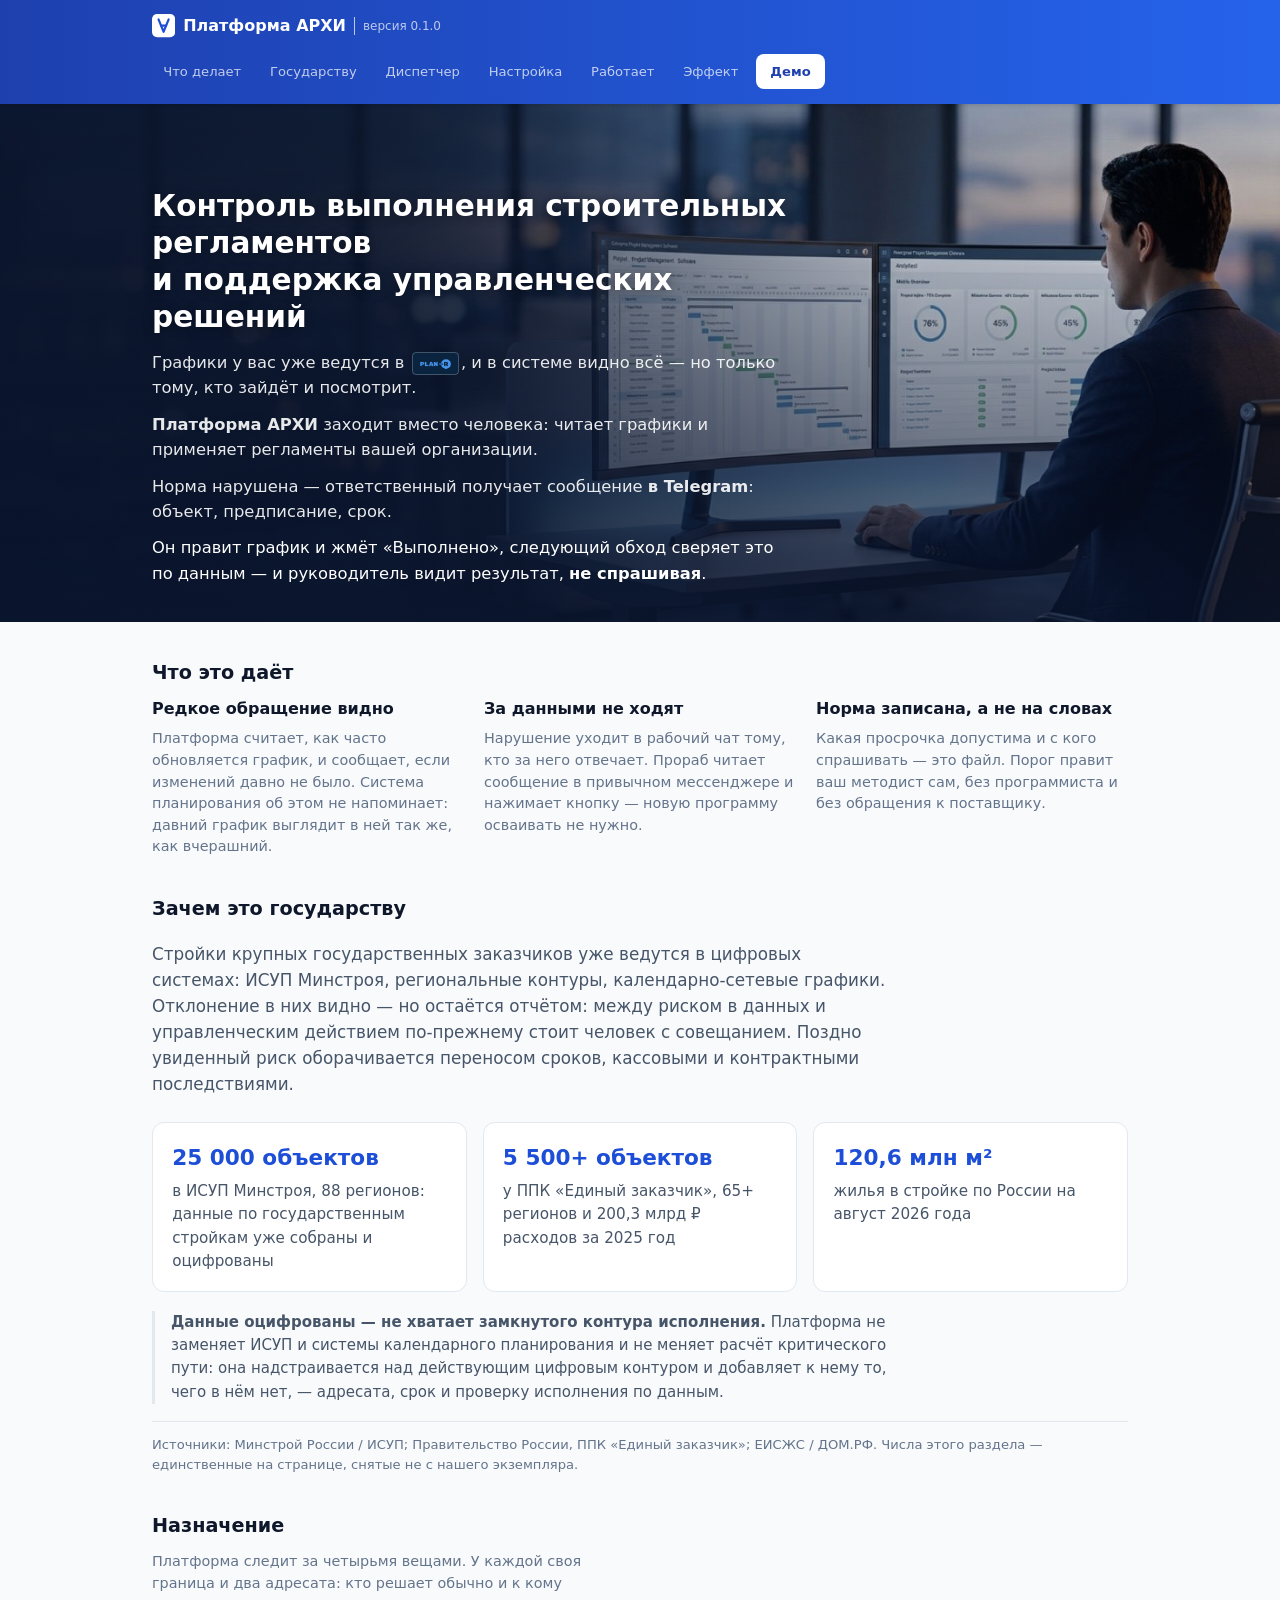
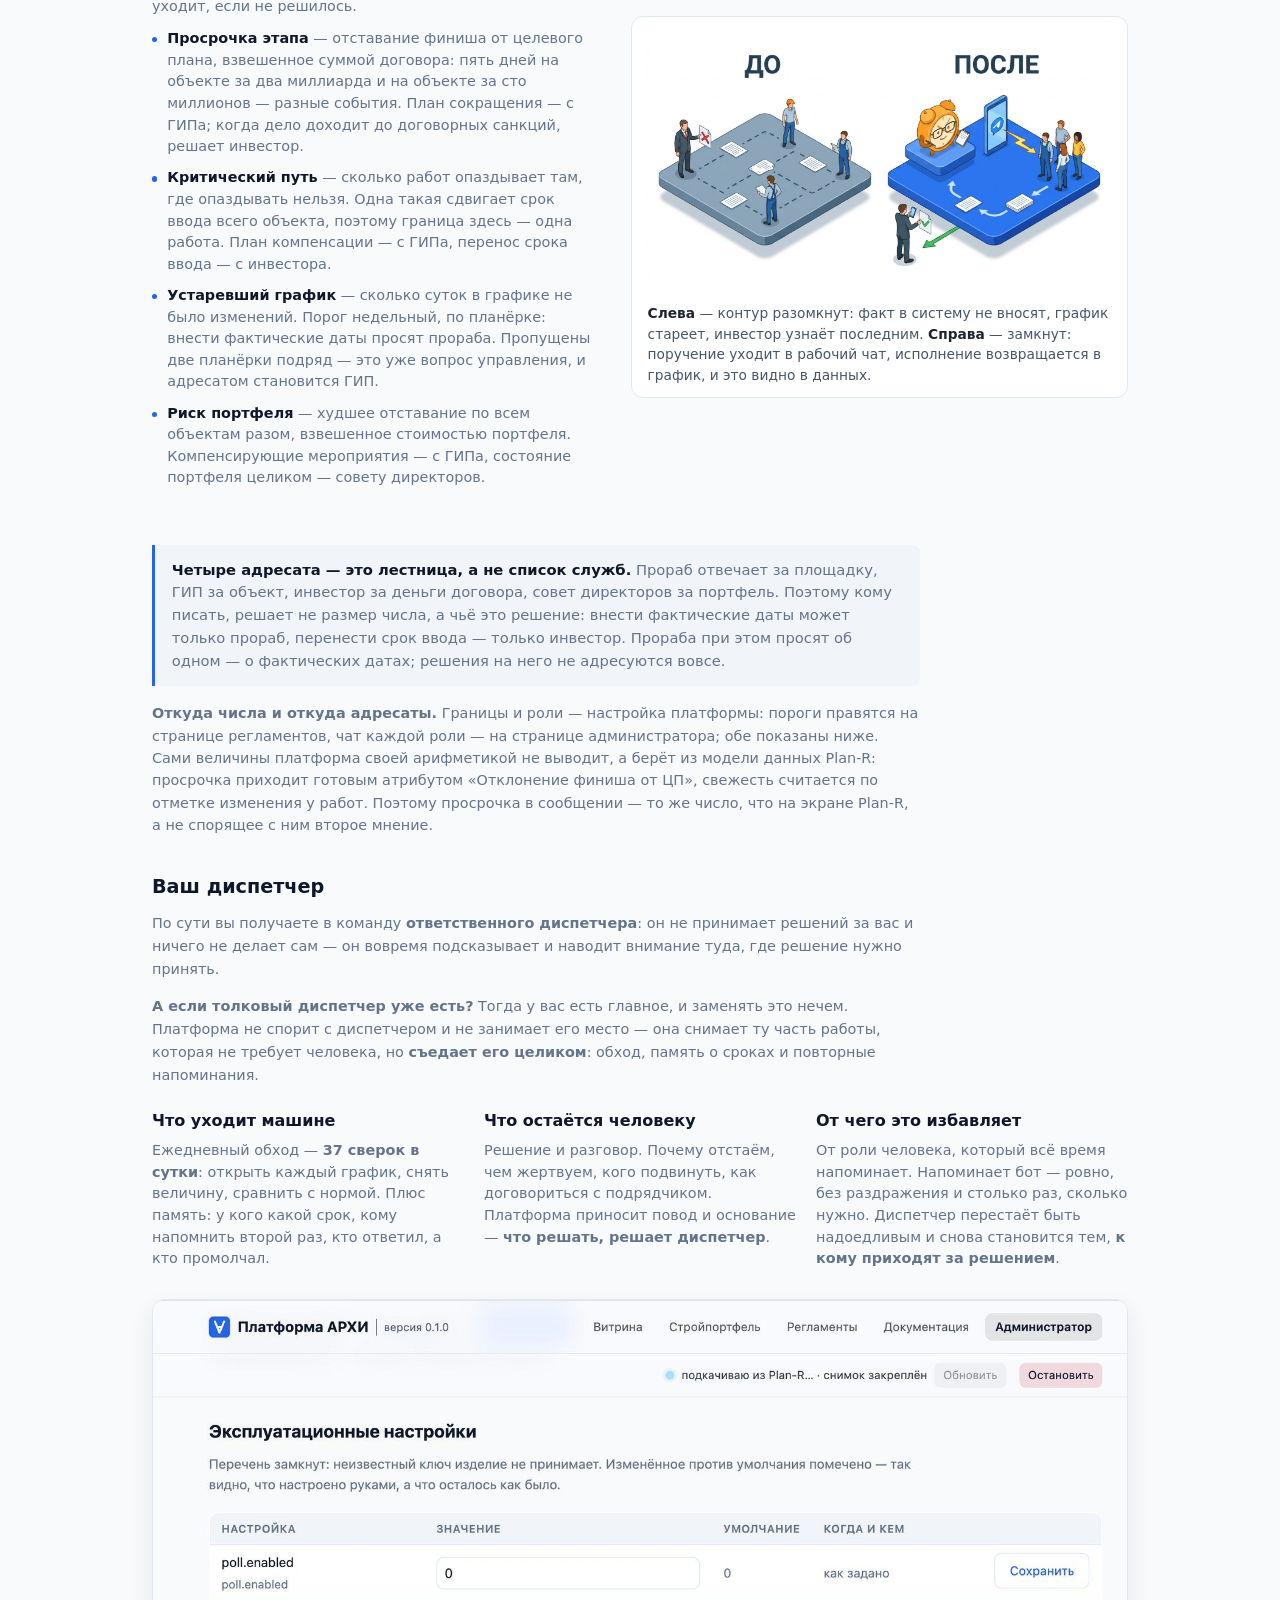
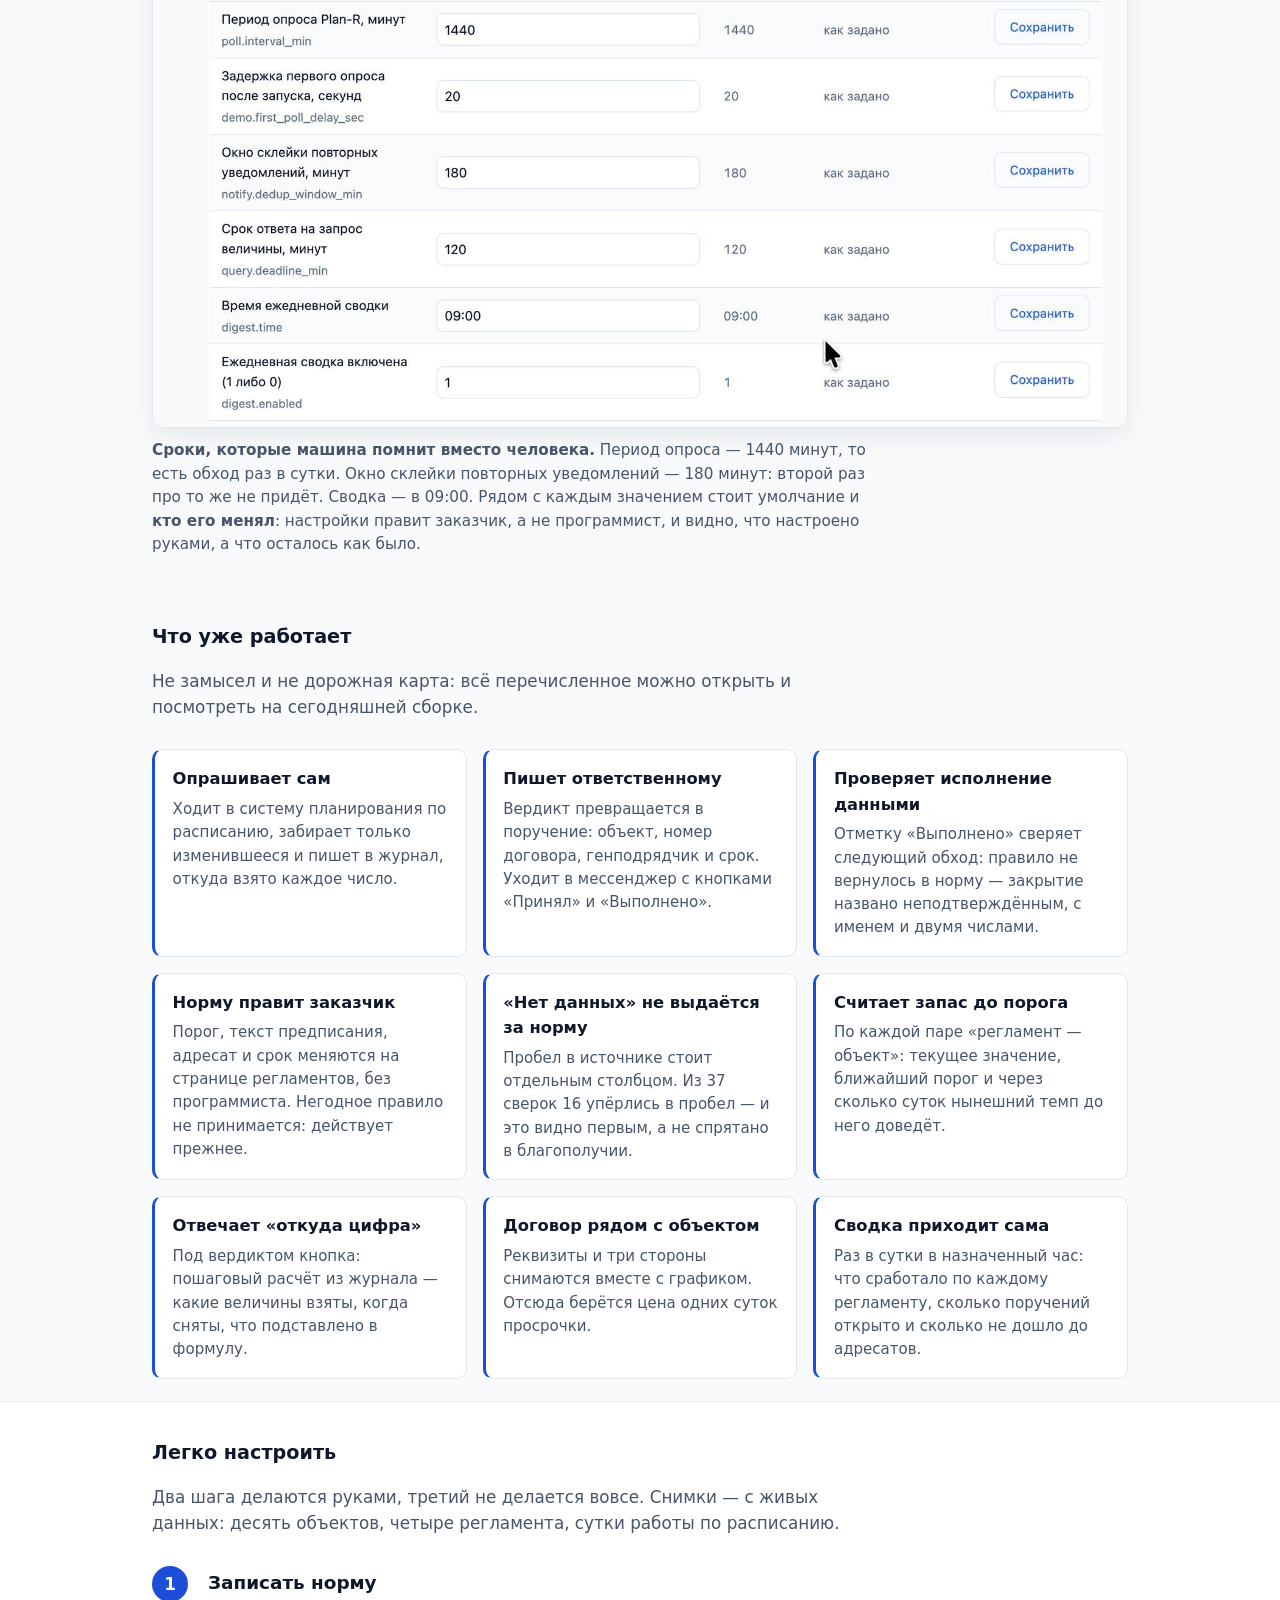
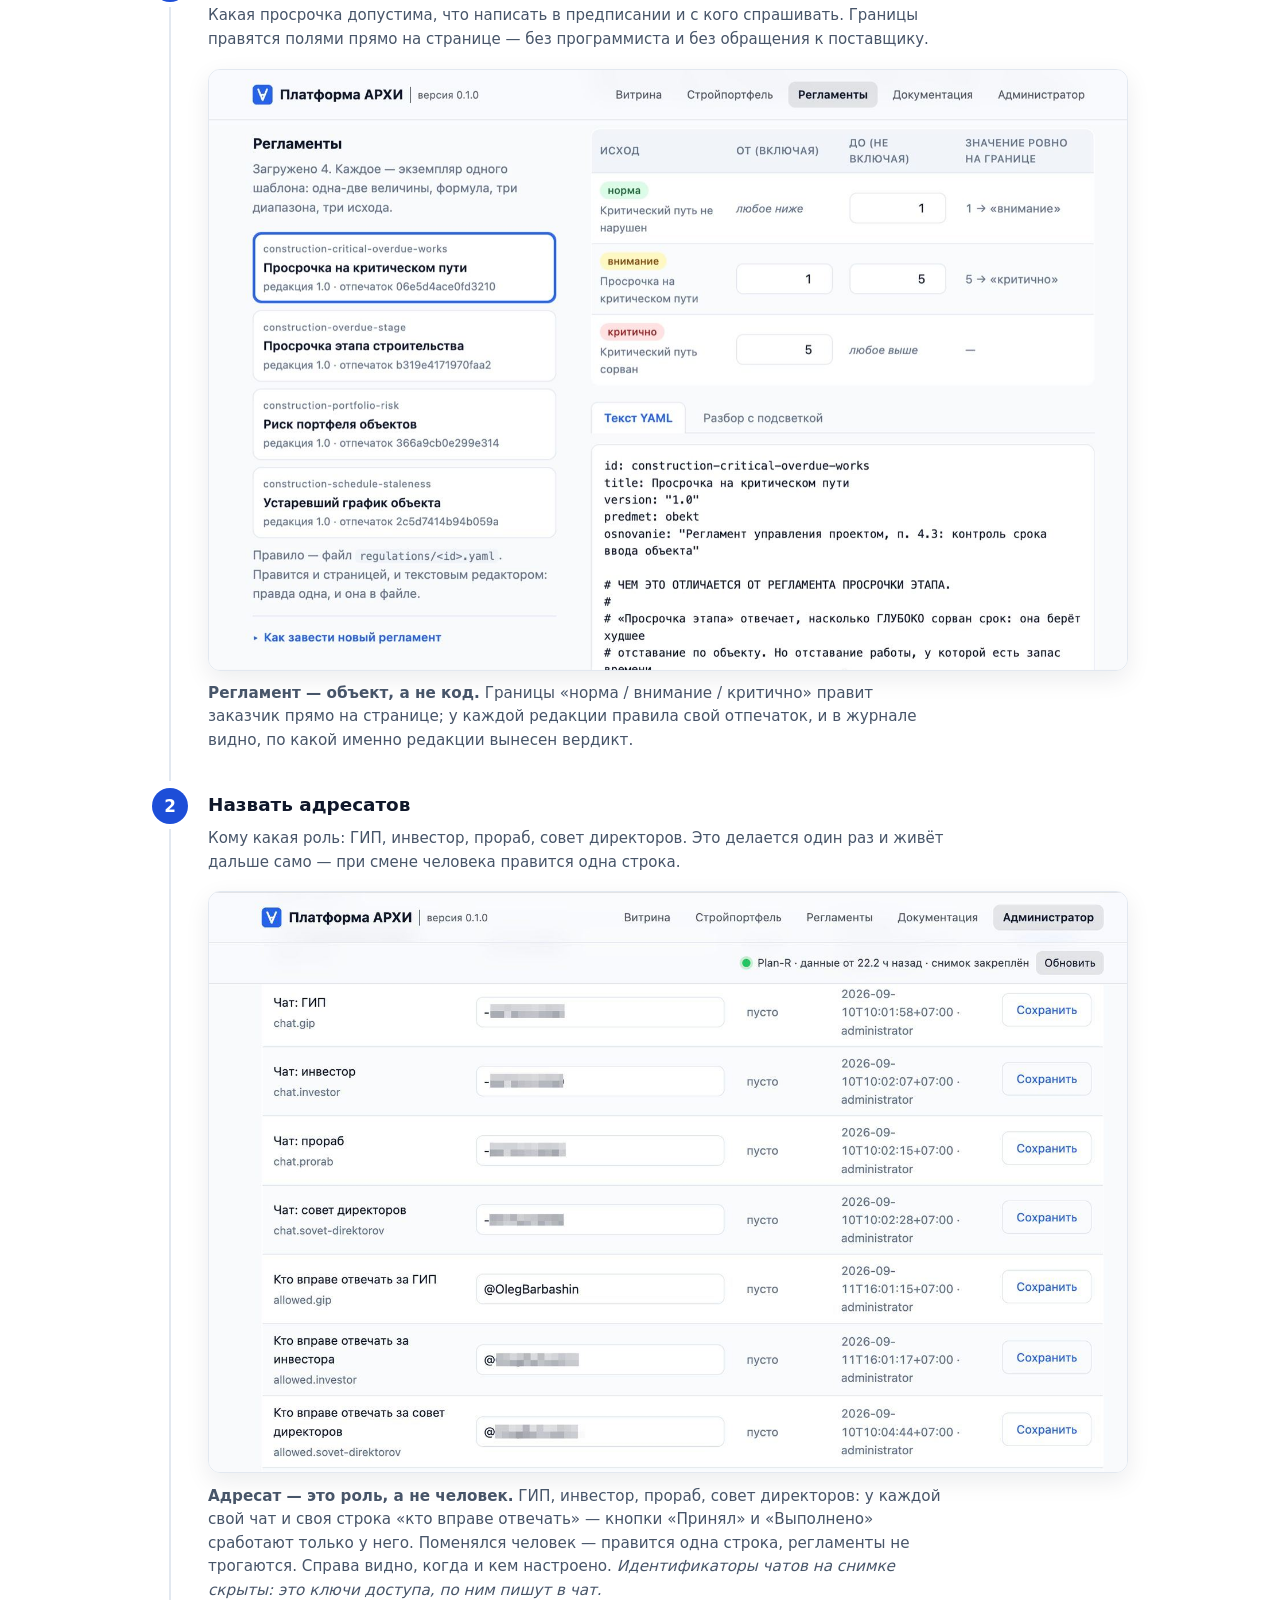
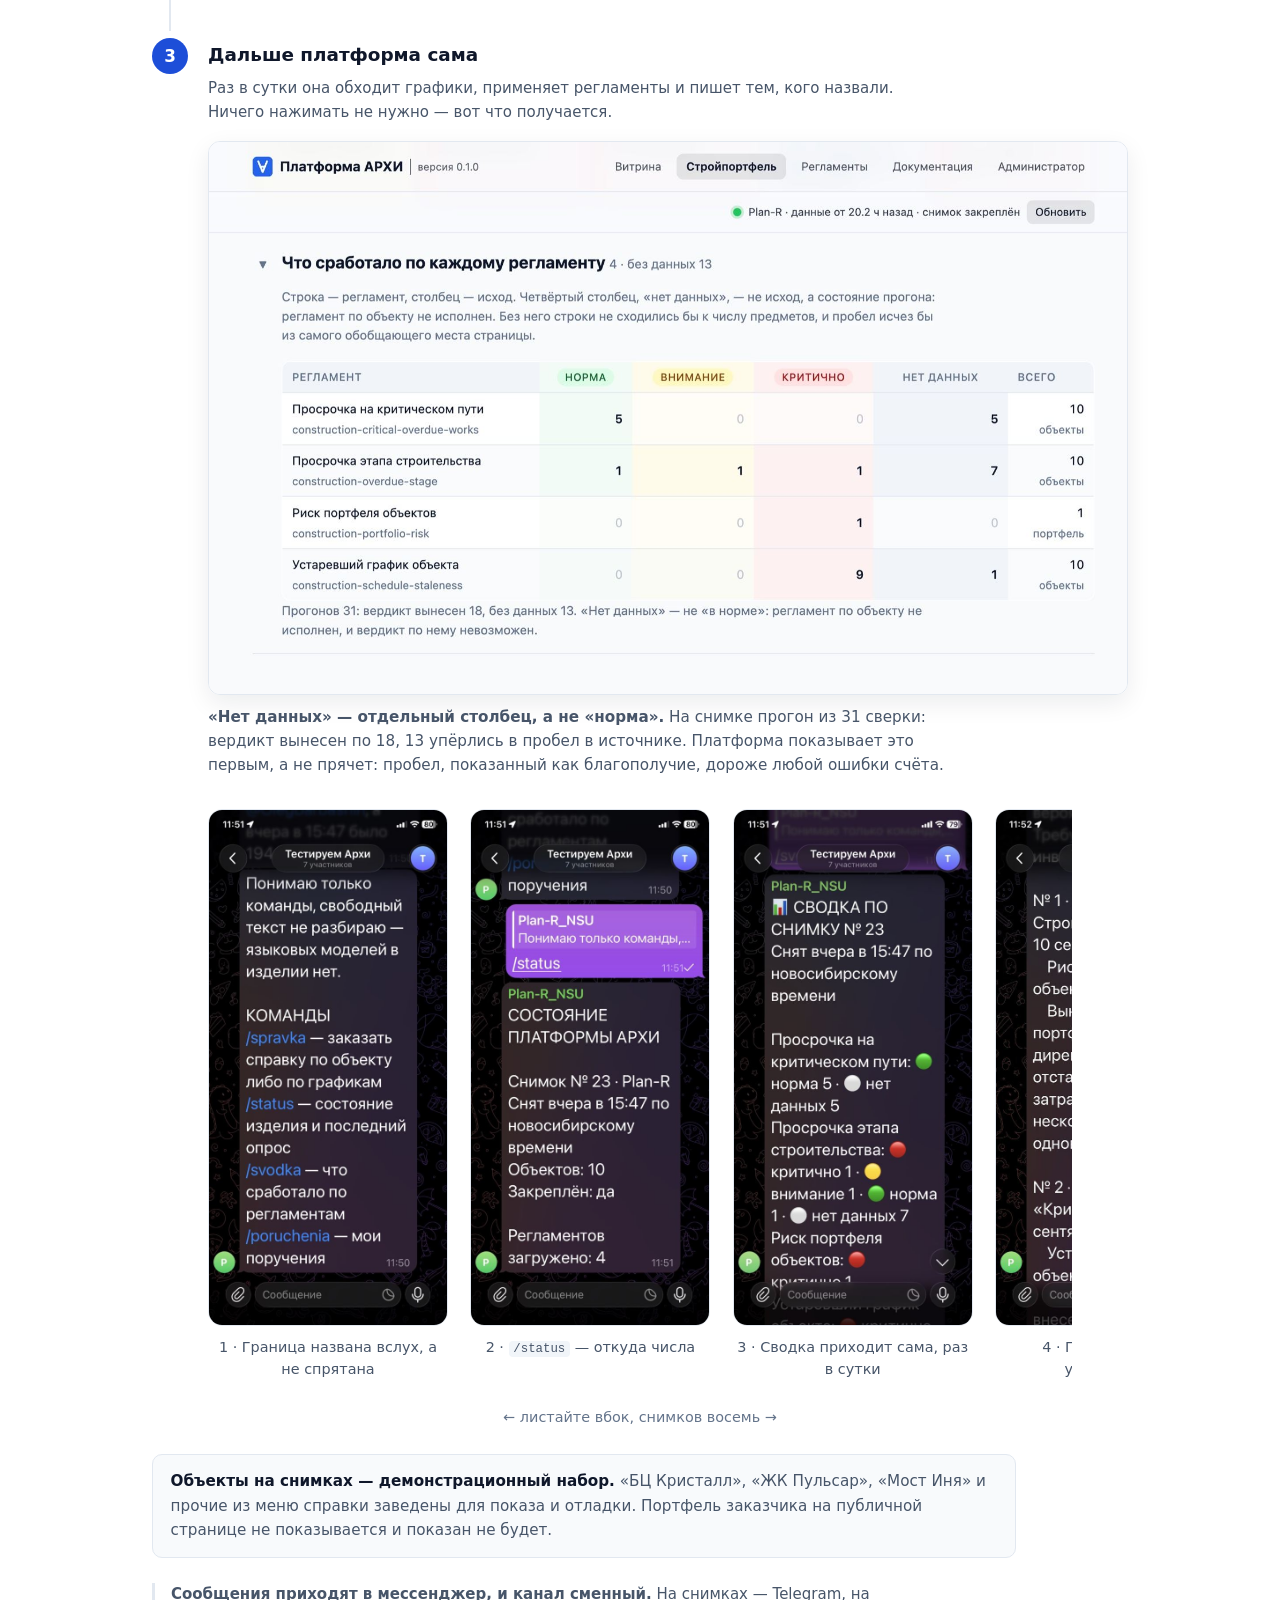
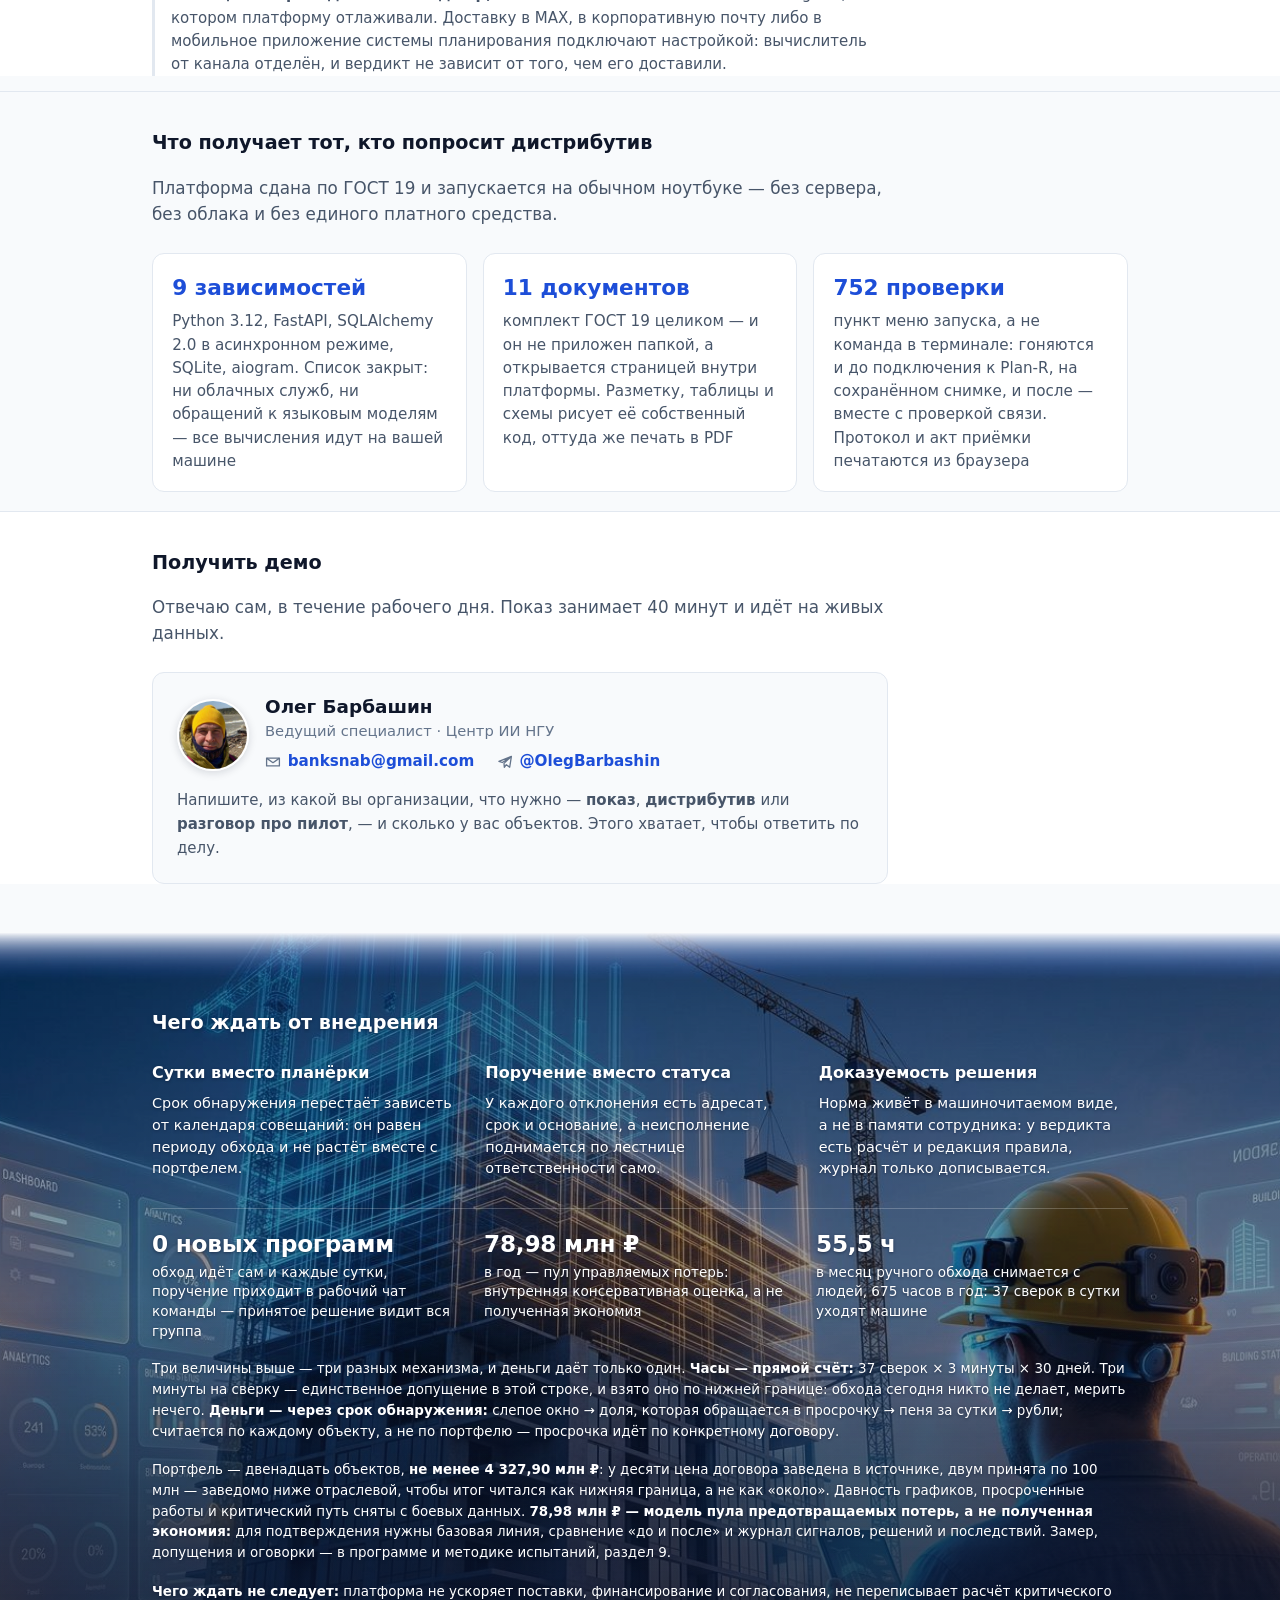
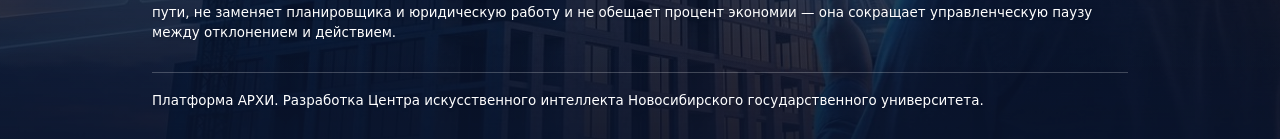
<file: index.html>
<!DOCTYPE html>
<html lang="ru">
<head>
<meta charset="utf-8">
<meta name="viewport" content="width=device-width, initial-scale=1">
<title>Платформа АРХИ — контроль строительных регламентов</title>
<meta name="description" content="Платформа АРХИ читает графики из Plan-R, применяет регламенты организации и, когда норма нарушена, сама пишет ответственному: объект, предписание, срок. Разработка Центра ИИ НГУ.">
<link rel="canonical" href="https://archi-nsu.vercel.app/">
<meta name="theme-color" content="#1e40af">
<!-- Визитка светлая всегда. Без этой строки браузер, выбравший
     тёмную тему за пользователя (так делает встроенный браузер
     Telegram), красит по-своему поля форм, полосы прокрутки
     и подложку до загрузки стилей. Сами цвета запирает
     public.css — одной этой строки недостаточно. -->
<meta name="color-scheme" content="light">

<meta property="og:type" content="website">
<meta property="og:title" content="Платформа АРХИ — контроль строительных регламентов">
<meta property="og:description" content="Графики уже ведутся в Plan-R, но следит за ними человек. АРХИ следит сам и пишет ответственному, когда норма нарушена.">
<meta property="og:image" content="https://archi-nsu.vercel.app/img/obshchaya-kartinka.jpg">
<meta property="og:url" content="https://archi-nsu.vercel.app/">
<meta property="og:site_name" content="Платформа АРХИ">
<meta property="og:locale" content="ru_RU">
<meta name="twitter:card" content="summary_large_image">

<!-- Два значка, и это не запас на всякий случай: SVG берут современные
     браузеры, ICO просят те, кто разметку не читает вовсе, — мессенджеры
     и почтовые клиенты дёргают /favicon.ico напрямую. -->
<link rel="icon" type="image/svg+xml" href="/favicon.svg">
<link rel="icon" sizes="32x32" href="/favicon.ico">
<link rel="stylesheet" href="/style.css">
<link rel="stylesheet" href="/public.css">
<script src="/public.js" defer></script>
</head>
<body>

<!--
  Витрина: вход в систему и презентация одновременно.

  Страница отвечает на один вопрос: что платформа делает и что это даёт.
  Порядок разделов — путь читателя: чем сегодня плохо, что меняется,
  кого вы получаете в команду, сколько это настраивать, что уже работает,
  чего ждать и как получить.

  Компоновка по пунктам технического задания снята 13.09.2026 вместе
  с карточками требований: для приёмки она верна, для визитки — шум.

  Витрина статична: данных не считает и решений не принимает. Живого на ней
  только переходы в рабочие разделы и версия изделия в подвале. Данных Plan-R
  здесь нет ни одного: они на стройпортфеле, и там у каждого числа напечатано
  происхождение.

  До 12.09.2026 наверху стояли четыре счётчика — регламентов, величин, режим
  канала, доставлено сообщений. Сняты: они были исключением из этого самого
  правила, а каждое их число показано в другом месте, ближе к делу.
-->

<header class="shapka">
  <div class="polosa">
    <a class="imya-izdeliya" href="/" title="На витрину">
      <svg class="znak-izdeliya" viewBox="0 0 64 64" aria-hidden="true" focusable="false"><rect width="64" height="64" rx="14" fill="#ffffff"/><g fill="none" stroke="#1d4ed8" stroke-width="6" stroke-linecap="round" stroke-linejoin="round"><path d="M18 15 L32 49 L46 15"/><path d="M25 32 L39 32"/></g></svg>
      <span>Платформа АРХИ</span>
      <span class="redakciya" data-versiya>версия 0.1.0</span>
    </a>
    <!-- ВИЗИТКА, А НЕ ИЗДЕЛИЕ. Рабочие разделы — стройпортфель, регламенты,
         документация, администратор — живут в самом изделии, на машине
         заказчика. Ссылки на них отсюда вели бы в никуда, а кнопка
         в никуда хуже её отсутствия: она обещает то, чего нет. Поэтому
         меню ведёт по разделам этой же страницы, а посмотреть рабочие
         экраны можно по заявке. -->
    <nav class="razdely">
      <a href="#chto-delaet">Что делает</a>
      <!-- «Государству» добавлено 18.09.2026 вместе с разделом. Раздел без
           пункта меню — раздел второго сорта: до него доходит только тот,
           кто листает подряд, а этот раздел ищут адресно — по нему приходят
           с доклада. Пунктов стало семь, и запасные значения высоты шапки
           в public.css пересчитаны: меню переносится раньше. -->
      <a href="#gosudarstvu">Государству</a>
      <!-- «Диспетчер», а не «Результат»: пункт меню должен повторять
           заголовок раздела, к которому ведёт («Ваш диспетчер»). Читатель
           нажимает и видит то самое слово — это единственный способ
           подтвердить, что он попал куда хотел. «Результат» звучит шире,
           но такого заголовка на странице нет, и подтверждать было бы нечем. -->
      <a href="#dispetcher">Диспетчер</a>
      <a href="#nastroyka">Настройка</a>
      <!-- «Работает», а не «Что работает». Сокращено 18.09.2026, и это
           не косметика, а плата за седьмой пункт: замер показал, что
           с «Что работает» меню уходит на четвёртую строку уже при 400px,
           и шапка на iPhone SE вырастала со 140 до 176px — четверть экрана
           под меню, навсегда, потому что шапка закреплена. Четыре снятых
           знака вернули точку переноса на 370px, то есть ниже любого
           сегодняшнего телефона.
           Побочно стало лучше: «Что делает» и «Что работает» стояли рядом
           и начинались одинаково, а пункт меню читают боковым зрением. -->
      <a href="#rabotaet">Работает</a>
      <a href="#effekt">Эффект</a>
      <!-- «Демо» — одно слово, и это важнее точности. Пункт меню читают
           боковым зрением, и «Получить» отвечало на вопрос «что сделать»,
           а не «что там». Заголовок раздела при этом полный — «Получить
           демо», — так что слово всё равно подтверждается при переходе. -->
      <a class="knopka-shapki" href="#zayavka">Демо</a>
    </nav>
  </div>
</header>

<!--
  Заглавный блок.

  ТЕКСТА ЗДЕСЬ НАМЕРЕННО МАЛО. 11.09.2026 блок разросся до трёх абзацев
  и перечня из трёх пунктов; владелец назвал это прямо: на витрине столько
  не читают. Подробности вынесены ниже, в раздел «Что это даёт», а здесь
  осталось то, что успевают прочесть, — кому изделие и что оно делает.

  Изображение — оформление, а не данные: изделие ничего из него не читает
  и решений по нему не принимает. Затемнение обязательно и не для красоты:
  без него белый текст поверх светлых участков снимка становится нечитаемым,
  а какие участки окажутся светлыми — зависит от того, какой снимок положат.

  Если файла нет, блок показывает синий переход, а не значок битой картинки:
  изделие сдаётся на чужой машине, и вид не должен зависеть от того, доехал ли
  файл. Обработчик ошибки убирает изображение, подложка остаётся.

  Снимки экрана Plan-R (`img/planr-*.png`) с витрины сняты вместе с прежней
  подложкой и лежат в каталоге на случай, если понадобятся.
-->
<section class="geroy">
  <img class="geroy-kartinka" src="/img/geroy-2.jpg" alt=""
       onerror="this.remove()">
  <div class="geroy-zatemnenie"></div>
  <div class="polosa geroy-soderzhimoe">
    <div class="geroy-tekst">
      <!-- Обозначение изделия и ссылки на разделы задания сняты 13.09.2026.
           Визитку читает не приёмочная комиссия, а человек, которому нужно
           понять пользу за минуту: номер документа ему ничего не сообщает,
           а место наверху занимает. -->
      <h1>Контроль выполнения строительных регламентов<br>и поддержка управленческих решений</h1>
      <!--
        Вводный абзац — краткая характеристика области применения, §1.2 ТЗ.

        ГЛАВНОЕ РАЗЛИЧИЕ СКАЗАНО ПЕРВОЙ ЖЕ ФРАЗОЙ, и оно не про перечень
        возможностей. Система управления проектами устроена как набор
        экранов: у каждого уровня управления свой интерфейс, и каждый
        работает при одном условии — если человек в него зайдёт.

        Условие недорогое, пока человек заходит каждый день, и дорожает
        ровно настолько, насколько он задержался: аналитика верхних уровней
        считается по тому, что лежит в системе сейчас, и выглядит одинаково
        безупречно — что при вчерашних данных, что при недельных.

        ЗАМЕР «от 67 до 193 суток» ОТСЮДА СНЯТ 14.09.2026 вместе с карточкой
        «Что это даёт», где он печатался. Снят НЕ ПОТОМУ, ЧТО НЕВЕРЕН: сверка
        с базой изделия в тот же день дала по тому же экземпляру от 73 до 293
        суток на девяти объектах из десяти. Но экземпляр этот наш, испытательный,
        и правят его мы; а звучало число утверждением про чужие организации,
        где график ведут еженедельно. Читатель опровергал его собственным
        опытом — и вместе с ним переставал верить соседним числам, которые
        на этой странице проверяемые.

        Отсюда правило, стоящее дороже самого числа: замер по СВОЕМУ экземпляру
        нельзя печатать без слова «у нас». Довод при этом держится и без числа —
        он про условие «если человек зайдёт», а не про то, на сколько тот
        задержался.

        Поэтому обещание здесь — не «мы тоже умеем считать», а «заходить
        не нужно». Соревноваться перечнем возможностей с платформой
        бессмысленно и не требуется: у изделия другой глагол.
      -->
      <!--
        ЧЕТЫРЕ УТВЕРЖДЕНИЯ ПОДРЯД, А НЕ ОДИН АБЗАЦ. Правка 13.09.2026.

        Прежде здесь стояли два длинных предложения в одном абзаце: 39 слов,
        которые надо было дочитать до конца, чтобы понять, при чём тут Plan-R.
        Заглавный блок читают за секунды, и абзац такой длины в них не входит.

        ЦЕПОЧКА, А НЕ ПЕРЕЧЕНЬ. Строки идут в одном порядке с мыслью и
        цепляются друг за друга словом: «кто зайдёт и посмотрит» → «заходит
        вместо человека» → «получает сообщение» → «он правит график».
        Переставить их нельзя, и это важнее любого значка: последовательность
        держится текстом, а не нумерацией.

        ЧЕТВЁРТАЯ СТРОКА ЗАМЫКАЕТ КОЛЬЦО, а не просто продолжает список.
        Добавлена 13.09.2026. Она кончается словами «не спрашивая» —
        и это ответ первой строке, где всё видно «только тому, кто зайдёт
        и посмотрит». Между ними и лежит весь смысл: было надо заходить,
        стало не надо. Тот же замкнутый контур, что нарисован на схеме
        ДО/ПОСЛЕ ниже, только словами и в четыре шага.

        Каждое утверждение четвёртой строки подкреплено ниже по странице:
        кнопка «Выполнено» — на плитке «Пишет ответственному» и на снимках
        ленты; сверка следующим обходом — на плитке «Проверяет исполнение
        данными»; возврат исполнения в график — в подписи к схеме.

        КРУЖКОВ ЗДЕСЬ НЕТ НАМЕРЕННО. Нумерованные шаги уже есть ниже,
        в разделе «Легко настроить». Повторить приём во второй раз значит
        обесценить оба: читатель перестанет понимать, где настоящий порядок
        действий, а где просто три фразы.
      -->
      <p class="cel geroy-tezis">
        Графики у вас уже ведутся в
        <a class="znak-planr" href="https://plan-r.bim-info.ru/"
           target="_blank" rel="noopener noreferrer"
           title="Plan-R — сайт продукта"><img src="/img/planr.png" alt="Plan-R"
           onerror="this.replaceWith('Plan-R')"></a>,
        и в системе видно всё — но только тому, кто зайдёт и посмотрит.
      </p>
      <p class="cel geroy-tezis">
        <b>Платформа АРХИ</b> заходит вместо человека: читает графики
        и применяет регламенты вашей организации.
      </p>
      <p class="cel geroy-tezis">
        Норма нарушена — ответственный получает сообщение <b>в Telegram</b>:
        объект, предписание, срок.
      </p>
      <p class="cel geroy-tezis geroy-tezis-glavnyy">
        Он правит график и жмёт «Выполнено», следующий обход сверяет это
        по данным — и руководитель видит результат, <b>не спрашивая</b>.
      </p>
      <!--
        ЗДЕСЬ СТОЯЛИ ДВЕ ПЛАШКИ — «Что появится» и «Что не побеспокоит»,
        91 слово. Сняты 13.09.2026 как повтор.

        Из четырёх мыслей три уже жили ниже по странице И ТАМ ПОДКРЕПЛЕНЫ
        снимком, а здесь были только обещанием:
          * запас времени до порога      → плитка «Считает запас до порога»
          * ответ кнопкой, иначе выше    → плитка «Пишет ответственному»
                                            + снимок 8 «Поручения за вами»
          * переучивать не нужно         → «За данными не ходят»

        Две оставшиеся нигде больше не звучали и перенесены туда, где
        им место: «изделие только читает» — в «Назначение», к разговору
        о том, чем изделие владеет; «это не слежка» — оговоркой под
        карточками «Что это даёт», где её прочтут, а не проскочат мелким
        шрифтом в герое.

        ЭТО ТОТ ЖЕ РОСТ, ЧТО СРЕЗАЛИ 11.09.2026, вернувшийся под другим
        видом. Тогда убрали три абзаца, потому что «на витрине столько
        не читают»; плашки набрали ровно столько же заново. Правило,
        которое стоит держать: в заглавном блоке — одно обещание и куда
        идти дальше, остальное ниже и с уликой.
      -->


      <!--
        Ссылка ведёт на страницу ПРОДУКТА, а не на наш экземпляр. Адрес нашего
        экземпляра на витрине не печатается: он за защищённым каналом,
        и показывать его тому, кто не имеет доступа, значит обещать
        неработающее.

        Открывается в новой вкладке с `rel="noopener"`: переход на чужой сайт
        не должен уводить со страницы изделия, а открытая вкладка не получает
        доступа к нашей.
      -->
    </div>
  </div>
</section>

<main class="polosa">


  <!--
    ЧТО ЭТО ДАЁТ. Блок стоял в заглавном и был оттуда вынесен 11.09.2026:
    на витрине столько не читают, а содержание жалко — оно отвечает тому,
    у кого система планирования УЖЕ стоит, то есть единственному, кому
    изделие что-то даёт.

    Здесь три пункта и ни одного лишнего слова: заголовок несёт утверждение,
    строка под ним — основание. Читается по заголовкам, без строк.
  -->
  <section id="chto-delaet">
    <h2>Что это даёт</h2>

    <div class="vygody">
      <div class="vygoda">
        <!--
          ФОРМУЛИРОВКА ПРАВЛЕНА 14.09.2026 ПО ЗАМЕЧАНИЮ ПРАКТИКОВ.

          Здесь стояло «Заброшенный график виден» и «Платформа делает
          устаревание величиной». Люди, которые ведут графики каждый день,
          читают это как обвинение: у них данные правят и восстанавливают
          не реже раза в неделю. Слово, сказанное о человеке, который
          свою работу делает, ссорит с ним раньше, чем он дочитает карточку.

          СНЯТ И ЗАМЕР «от 67 до 193 суток». Он был по нашему испытательному
          экземпляру, а звучал утверждением про чужие организации. Число,
          которое собеседник опровергает собственным опытом, обесценивает
          и соседние — а соседние на этой странице проверяемые. Само число
          при этом верное и с тех пор выросло; разбор — в комментарии
          к заглавному блоку.

          Осталось то, что изделие действительно умеет: видеть, когда
          данные менялись в последний раз, и сказать об этом. Без оценки
          того, почему их не меняли.
        -->
        <h3>Редкое обращение видно</h3>
        <p>
          Платформа считает, как часто обновляется график, и сообщает,
          если изменений давно не было. Система планирования об этом
          не напоминает: давний график выглядит в ней так же, как вчерашний.
        </p>
      </div>
      <div class="vygoda">
        <h3>За данными не ходят</h3>
        <p>
          Нарушение уходит в рабочий чат тому, кто за него отвечает. Прораб
          читает сообщение в привычном мессенджере и нажимает кнопку —
          новую программу осваивать не нужно.
        </p>
      </div>
      <div class="vygoda">
        <h3>Норма записана, а не на словах</h3>
        <p>
          Какая просрочка допустима и с кого спрашивать — это файл.
          Порог правит ваш методист сам, без программиста и без обращения
          к поставщику.
        </p>
      </div>
    </div>

  </section>

  <!--
    ЗАЧЕМ ЭТО ГОСУДАРСТВУ. Раздел добавлен 18.09.2026 из доклада для
    Минэкономразвития, часть I («Государственный масштаб», листы 3–5).

    ПОЧЕМУ ИМЕННО ЗДЕСЬ, ТРЕТЬИМ ЭКРАНОМ. Порядок на странице получается
    «личное → общее → устройство»: заглавный блок и «Что это даёт» отвечают
    читателю про его организацию, этот раздел показывает, что задача не его
    одного, а «Назначение» следом объясняет механику. Тот же порядок, что
    в докладе, где масштаб идёт раньше отраслевой задачи.

    ЧИСЛА ЗДЕСЬ ЧУЖИЕ, И ЭТО ЕДИНСТВЕННОЕ МЕСТО НА СТРАНИЦЕ, ГДЕ ТАК.
    Везде остальное — замер по нашему экземпляру либо состав изделия;
    25 000, 5 500+ и 120,6 сняты с публичных источников и проверяются
    не у нас. Поэтому источники названы строкой под плитками, а не спрятаны
    в комментарий: читатель, который захочет оспорить эти числа, должен
    знать, с кем спорить, — и это не мы.

    ЧЕГО ЗДЕСЬ НЕТ НАМЕРЕННО. Сценарная экономика доклада (лист 7:
    0,10–0,50 % расходов ППК, то есть от 200 млн до 1 млрд ₽ в год)
    на витрину не вынесена. В докладе она обставлена оговоркой на три строки
    и живёт рядом с докладчиком, который ответит на вопрос; на странице она
    встала бы в семи сантиметрах от нашей собственной пилотной оценки
    в 78,98 млн ₽ — и читатель сложил бы два числа в одно обещание.
    Пятилетний план внедрения (лист 6) не вынесен по той же причине: это
    план, а не то, что работает сегодня, а весь остальной текст страницы
    обещает только сегодняшнее.

    Про Сигму здесь тоже не сказано, хотя в докладе АРХИ показана её частью
    (лист 5). Витрина — карточка одного изделия; вводить вторую платформу
    значит заводить раздел про неё, иначе имя повиснет без объяснения.
  -->
  <section id="gosudarstvu">
    <h2>Зачем это государству</h2>
    <p class="podzagolovok-razdela">
      Стройки крупных государственных заказчиков уже ведутся в цифровых
      системах: ИСУП Минстроя, региональные контуры, календарно-сетевые
      графики. Отклонение в них видно — но остаётся отчётом: между риском
      в данных и управленческим действием по-прежнему стоит человек
      с совещанием. Поздно увиденный риск оборачивается переносом сроков,
      кассовыми и контрактными последствиями.
    </p>

    <div class="sostav">
      <div class="sostav-punkt">
        <b>25 000 объектов</b>
        <span>в ИСУП Минстроя, 88 регионов: данные по государственным
              стройкам уже собраны и оцифрованы</span>
      </div>
      <div class="sostav-punkt">
        <b>5 500+ объектов</b>
        <span>у ППК «Единый заказчик», 65+ регионов и 200,3 млрд ₽
              расходов за 2025 год</span>
      </div>
      <div class="sostav-punkt">
        <b>120,6 млн м²</b>
        <span>жилья в стройке по России на август 2026 года</span>
      </div>
    </div>

    <p class="sostav-ogovorka">
      <b>Данные оцифрованы — не хватает замкнутого контура исполнения.</b>
      Платформа не заменяет ИСУП и системы календарного планирования
      и не меняет расчёт критического пути: она надстраивается над
      действующим цифровым контуром и добавляет к нему то, чего в нём нет, —
      адресата, срок и проверку исполнения по данным.
    </p>

    <p class="istochniki">
      Источники: Минстрой России / ИСУП; Правительство России,
      ППК «Единый заказчик»; ЕИСЖС / ДОМ.РФ. Числа этого раздела —
      единственные на странице, снятые не с нашего экземпляра.
    </p>
  </section>

  <!--
    НАЗНАЧЕНИЕ И СХЕМА — ДВУМЯ СТОЛБЦАМИ. Текст здесь дословный из задания
    (раздел 3) и правке не подлежит; он точный, но канцелярский, и в одиночку
    читается тяжело. Рисунок рядом объясняет то же самое за секунду, и вместе
    они работают как утверждение и его доказательство.

    Столбцы разной высоты: абзац короче рисунка вдвое. Поэтому выравнивание
    по середине, а не по верху — иначе текст висел бы в пустоте над длинным
    белым полем.
  -->
  <section class="naznachenie">
    <div class="naznachenie-tekst">
      <h2>Назначение</h2>

      <!--
        КОНКРЕТНЫЙ СОСТАВ ВМЕСТО ОБЩЕЙ ФОРМУЛИРОВКИ — правка 12.09.2026.

        Здесь стояла дословная выдержка из задания (раздел 3): «обеспечение
        эффективности… путём помощи в выполнении требований». Формулировка
        верная и на приёмке нужна, но на витрине она не отвечает ни на один
        вопрос: за чем именно изделие следит и что с этого читателю.

        Теперь сперва состав — четыре действующих регламента своими словами,
        с порогами и адресатами, — а формулировка задания стоит следом
        и помечена как его формулировка. Порядок такой, потому что читают
        сверху: сначала что это, потом чем обосновано.

        ЧИСЛА ЗДЕСЬ ИЗ ФАЙЛОВ ПРАВИЛ и при правке порога разойдутся. Поэтому
        названы только те, что несут смысл сами по себе — «одна работа» и «две
        недели», — а шкалы целиком показывает страница регламентов, где они
        и живут.
      -->
      <!--
        АДРЕСАТЫ НАЗВАНЫ ПОИМЁННО — правка 14.09.2026 по замечанию читавших.

        Прежде адресат стоял только у одного пункта из четырёх, а у «устаревшего
        графика» было сказано глухо: «адресат меняется». Читатель не мог понять
        ни кто получит сообщение, ни почему именно он, — а это первый вопрос
        того, кто примеряет изделие на свою организацию.

        ВСЁ НИЖЕ СВЕРЕНО С КОДОМ ИЗДЕЛИЯ, не сочинено под витрину.
        Пороги и адресаты — из четырёх файлов `regulations/*.yaml`:
          construction-overdue-stage          3–14 → gip,    >14 → investor
          construction-critical-overdue-works  1–5 → gip,     >5 → investor
          construction-schedule-staleness     7–14 → prorab, >14 → gip
          construction-portfolio-risk         5–14 → gip,    >14 → sovet-direktorov
        Лестница ролей — `app/hranilishche.py`, NAZVANIYA_ROLEY: «их четыре,
        и это лестница, а не список служб». Ключи чатов — `app/baza.py`
        (`chat.prorab`, `chat.gip`, `chat.investor`, `chat.sovet-direktorov`).
        Происхождение величин — `docs/PLANR-DATA-MODEL.md`, п. 5.1 и п. 7.

        ПОЧЕМУ ЗДЕСЬ ДВА ИСТОЧНИКА, А НЕ ОДИН. Величины изделие не выдумывает —
        берёт из модели данных Plan-R; адресатов и границы не выдумывает тоже —
        их задаёт заказчик в настройках. Своего у изделия ровно одно: правило,
        связывающее первое со вторым. Сказать это на витрине важнее, чем
        перечислить возможности: читатель боится не того, что изделие не умеет,
        а того, что оно начнёт спорить числами с системой, в которой он работает.

        «СКОЛЬКО СУТОК ОБЪЕКТ НЕ ТРОГАЛИ» ЗАМЕНЕНО на «сколько суток не было
        изменений», и снята «забывчивость исполнителя» — тот же разбор, после
        которого 14.09.2026 правилась карточка «Что это даёт». Само название
        регламента оставлено: оно печатается на странице регламентов, видно
        на снимке ниже, и переименовать его на витрине значило бы разойтись
        с собственным снимком.
      -->
      <p class="podpis">
        Платформа следит за четырьмя вещами. У каждой своя граница и два
        адресата: кто решает обычно и к кому уходит, если не решилось.
      </p>
      <ul class="chto-sledit">
        <li>
          <b>Просрочка этапа</b> — отставание финиша от целевого плана,
          взвешенное суммой договора: пять дней на объекте за два миллиарда
          и на объекте за сто миллионов — разные события. План сокращения —
          с ГИПа; когда дело доходит до договорных санкций, решает инвестор.
        </li>
        <li>
          <b>Критический путь</b> — сколько работ опаздывает там, где
          опаздывать нельзя. Одна такая сдвигает срок ввода всего объекта,
          поэтому граница здесь — одна работа. План компенсации — с ГИПа,
          перенос срока ввода — с инвестора.
        </li>
        <li>
          <b>Устаревший график</b> — сколько суток в графике не было
          изменений. Порог недельный, по планёрке: внести фактические даты
          просят прораба. Пропущены две планёрки подряд — это уже вопрос
          управления, и адресатом становится ГИП.
        </li>
        <li>
          <b>Риск портфеля</b> — худшее отставание по всем объектам разом,
          взвешенное стоимостью портфеля. Компенсирующие мероприятия —
          с ГИПа, состояние портфеля целиком — совету директоров.
        </li>
      </ul>
    </div>

    <!--
      СХЕМА СТОИТ ПЕРЕД ТЕКСТОМ, а не после: она объясняет быстрее трёх
      абзацев, и читающий по диагонали получает главное, не читая вовсе.

      Что на ней. Слева контур разомкнут: факт в систему не вносят, бумаги
      лежат, связи пунктиром, инвестор держит заключение с крестом. Справа
      замкнут: будильник с блокнотом — изделие, молния из мессенджера —
      поручение людям, стрелки возвращают исполнение в систему, инвестор
      получает заключение с галкой.

      Будильник здесь не украшение, а записанная аналогия: «аларм-трекер
      с контролем исполнения — будильник, который звонит, пока обязательство
      не выполнено» (11710-11710-81, п. 3.1а.1). Рисунок и записка говорят
      одно, и это не совпадение.

      Своя подложка белым намеренно: страница бывает в тёмной теме, а снимок
      светлый. Без карточки он выглядел бы дырой в тёмном поле.

      Не доехал файл — блок убирается целиком: три плитки ниже несут то же
      содержание словами.
    -->
    <figure class="shema-kontura">
      <img src="/img/archi.jpg" loading="lazy"
           alt="Две схемы. Слева «ДО»: серая площадка, разбросанные бумаги,
                связи пунктиром, инвестор с заключением, перечёркнутым красным.
                Справа «ПОСЛЕ»: синяя площадка, будильник с блокнотом — платформа, — телефон с мессенджером, молния-поручение к группе
                людей, стрелки возвращают бумаги обратно, инвестор внизу
                получает заключение с зелёной галкой."
           onerror="this.closest('.shema-kontura').remove()">
      <figcaption>
        <b>Слева</b> — контур разомкнут: факт в систему не вносят, график
        стареет, инвестор узнаёт последним. <b>Справа</b> — замкнут: поручение
        уходит в рабочий чат, исполнение возвращается в график, и это видно
        в данных.
      </figcaption>
    </figure>

    <!--
      ВЫВОД РАЗДЕЛА — ТРЕТЬИМ РЯДОМ, А НЕ В ЛЕВОМ СТОЛБЦЕ. Правка 14.09.2026.

      Сперва оба абзаца стояли в `.naznachenie-tekst`, под перечнем. Замер
      показал, чем это кончается: столбец текста вырос до 980px против 383
      у схемы, и схема повисла в середине почти шестисот пикселей пустоты.
      Столбцы выравниваются по центру (style.css, `.naznachenie`), и при
      такой разнице выравнивание работает против себя.

      Здесь они читаются и лучше по смыслу: слева — за чем платформа следит,
      справа — картинка того же самого, а под обоими вывод, который относится
      к ним обоим сразу. Порядок «частное → рисунок → правило» тот же, что
      в остальных разделах.

      Третий ряд получается флексом: `.naznachenie` переносит строки, и ребёнку
      достаточно базиса во всю ширину. Ширина строки при этом остаётся
      читаемой сама собой — `.podpis` ограничен 48rem.
    -->
    <div class="vyvod-polosa">
      <p class="podpis vyvod-naznacheniya">
        <b>Четыре адресата — это лестница, а не список служб.</b> Прораб
        отвечает за площадку, ГИП за объект, инвестор за деньги договора,
        совет директоров за портфель. Поэтому кому писать, решает не размер
        числа, а чьё это решение: внести фактические даты может только прораб,
        перенести срок ввода — только инвестор. Прораба при этом просят
        об одном — о фактических датах; решения на него не адресуются вовсе.
      </p>
      <p class="podpis">
        <b>Откуда числа и откуда адресаты.</b> Границы и роли — настройка
        платформы: пороги правятся на странице регламентов, чат каждой роли —
        на странице администратора; обе показаны ниже. Сами величины платформа
        своей арифметикой не выводит, а берёт из модели данных Plan-R: просрочка
        приходит готовым атрибутом «Отклонение финиша от ЦП», свежесть считается
        по отметке изменения у работ. Поэтому просрочка в сообщении — то же
        число, что на экране Plan-R, а не спорящее с ним второе мнение.
      </p>
    </div>
  </section>

  <section class="dispetcher" id="dispetcher">
    <!--
      РАЗДЕЛ СОБРАН ИЗ ДВУХ ЧАСТЕЙ 13.09.2026.

      Первый абзац стоял в конце «Назначения» как вывод из перечня величин,
      второй открывал отдельный раздел «А если толковый диспетчер уже есть».
      Между ними проходила граница разделов — а по смыслу граница не там:
      первый абзац НАЗЫВАЕТ то, что вы получаете, второй отвечает на
      возражение, которое этим самым названием и рождается. Разрывать
      вопрос и ответ заголовком значило заставлять читателя держать
      возражение в голове через целый раздел.

      Возражение осталось на месте — оно теперь зачин второго абзаца,
      полужирным: мысль называется первой фразой, а не заголовком.
      Своего h3 ей не дали намеренно — три h3 ниже принадлежат делёжке
      работы, и четвёртый того же уровня сбил бы их в один ряд.

      13.09.2026 из раздела убраны два замыкающих абзаца — замер про
      70–290 суток и оговорка «когда платформа даст мало». Тогда замер
      переехал в полосу «Чего ждать от внедрения», а 15.09.2026 снят
      и оттуда: он по нашему испытательному экземпляру, а звучал утверждением
      про организацию читателя. Довод раздела от этого не пострадал — он
      держится на делёжке работы, а не на числе.
    -->
    <h2>Ваш диспетчер</h2>

    <p class="podpis dispetcher-vvod">
      По сути вы получаете в команду <b>ответственного диспетчера</b>:
      он не принимает решений за вас и ничего не делает сам — он вовремя
      подсказывает и наводит внимание туда, где решение нужно принять.
    </p>

    <p class="podpis dispetcher-vvod">
      <b>А если толковый диспетчер уже есть?</b> Тогда у вас есть главное,
      и заменять это нечем. Платформа не спорит с диспетчером и не занимает
      его место — она снимает ту часть работы, которая не требует человека,
      но <b>съедает его целиком</b>: обход, память о сроках и повторные
      напоминания.
    </p>

    <div class="vygody dispetcher-delyozh">
      <div class="vygoda">
        <h3>Что уходит машине</h3>
        <p>
          Ежедневный обход — <b>37 сверок в сутки</b>: открыть каждый график,
          снять величину, сравнить с нормой. Плюс память: у кого какой срок,
          кому напомнить второй раз, кто ответил, а кто промолчал.
        </p>
      </div>
      <div class="vygoda">
        <h3>Что остаётся человеку</h3>
        <p>
          Решение и разговор. Почему отстаём, чем жертвуем, кого подвинуть,
          как договориться с подрядчиком. Платформа приносит повод и основание —
          <b>что решать, решает диспетчер</b>.
        </p>
      </div>
      <div class="vygoda">
        <h3>От чего это избавляет</h3>
        <p>
          От роли человека, который всё время напоминает. Напоминает бот —
          ровно, без раздражения и столько раз, сколько нужно. Диспетчер
          перестаёт быть надоедливым и снова становится тем, <b>к кому
          приходят за решением</b>.
        </p>
      </div>
    </div>

    <!--
      УЛИКА К ЭТОМУ РАЗДЕЛУ, А НЕ ЕЩЁ ОДНА КАРТИНКА В ГАЛЕРЕЮ. Добавлена
      13.09.2026. До неё раздел был единственным на странице, где утверждение
      ничем не подкреплено: три колонки текста и два абзаца замеров.

      Снимок расшифровывает колонку «Что уходит машине» построчно: период
      опроса — это обход, окно склейки — повторные напоминания, время сводки —
      «приходит сама». Абзац «машина помнит сроки» превращается в «вот эти
      сроки, и вот кто их поставил».

      Стоит СРАЗУ ЗА КОЛОНКАМИ, а не в конце раздела: доказательство читают,
      пока помнят утверждение. Раньше следом шёл замер про 70–290 суток
      и работал уже на подкреплённом; замера здесь нет с 13.09.2026,
      а снимок остался — он подкрепляет колонки сам по себе.
    -->
    <figure class="snimok">
      <img src="/img/ekran-administrator.jpg" loading="lazy" width="1600" height="1195"
           alt="Страница администратора: таблица эксплуатационных настроек — период опроса Plan-R, окно склейки повторных уведомлений, время ежедневной сводки; у каждой строки значение, умолчание и кто менял">
      <figcaption>
        <b>Сроки, которые машина помнит вместо человека.</b> Период опроса —
        1440 минут, то есть обход раз в сутки. Окно склейки повторных
        уведомлений — 180 минут: второй раз про то же не придёт. Сводка —
        в 09:00. Рядом с каждым значением стоит умолчание и <b>кто его
        менял</b>: настройки правит заказчик, а не программист, и видно,
        что настроено руками, а что осталось как было.
      </figcaption>
    </figure>

  </section>

  <!--
    ЧТО УЖЕ РАБОТАЕТ. Раздел переписан 13.09.2026.

    Прежде здесь стояли девять карточек по пунктам задания: у каждой
    дословная выдержка, что показываем, оговорка и сценарий показа — по
    полтора экрана на карточку. Для приёмки это верный раздел: заказчик
    видит собственные формулировки и узнаёт их.

    Но визитку читает не комиссия. Человеку, открывшему ссылку, нужно за
    минуту понять, что изделие умеет; номер пункта задания ему не говорит
    ничего, а место занимает. Осталось девять коротких плиток — и только
    про то, что работает сегодня, на этой сборке.

    ГРАНИЦЫ НЕ УБРАНЫ, А СОБРАНЫ В ОДНО МЕСТО — в строку под плитками.
    Убрать их вовсе значило бы обещать больше, чем есть, а это обнаружится
    на первом же показе.
  -->
  <section id="rabotaet">
    <h2>Что уже работает</h2>
    <p class="podzagolovok-razdela">
      Не замысел и не дорожная карта: всё перечисленное можно открыть
      и посмотреть на сегодняшней сборке.
    </p>

    <div class="rabotaet">
      <div class="rabota-punkt">
        <b>Опрашивает сам</b>
        <span>Ходит в систему планирования по расписанию, забирает только
              изменившееся и пишет в журнал, откуда взято каждое число.</span>
      </div>
      <div class="rabota-punkt">
        <b>Пишет ответственному</b>
        <span>Вердикт превращается в поручение: объект, номер договора,
              генподрядчик и срок. Уходит в мессенджер с кнопками
              «Принял» и «Выполнено».</span>
      </div>
      <div class="rabota-punkt">
        <b>Проверяет исполнение данными</b>
        <span>Отметку «Выполнено» сверяет следующий обход: правило
              не вернулось в норму — закрытие названо неподтверждённым,
              с именем и двумя числами.</span>
      </div>
      <div class="rabota-punkt">
        <b>Норму правит заказчик</b>
        <span>Порог, текст предписания, адресат и срок меняются на странице
              регламентов, без программиста. Негодное правило не принимается:
              действует прежнее.</span>
      </div>
      <div class="rabota-punkt">
        <b>«Нет данных» не выдаётся за норму</b>
        <span>Пробел в источнике стоит отдельным столбцом. Из 37 сверок
              16 упёрлись в пробел — и это видно первым, а не спрятано
              в благополучии.</span>
      </div>
      <!-- «Говорит, когда рванёт» переименовано 14.09.2026. Оборот яркий,
           но обещает аварию, а изделие считает не её: оно считает сутки
           до порога при нынешнем темпе. Громкое слово про взрыв на витрине
           для строителей читается как торговля страхом — и мешает поверить
           числу, которое стоит рядом. Название теперь ровно про то,
           что в строке ниже. -->
      <div class="rabota-punkt">
        <b>Считает запас до порога</b>
        <span>По каждой паре «регламент — объект»: текущее значение,
              ближайший порог и через сколько суток нынешний темп до него
              доведёт.</span>
      </div>
      <div class="rabota-punkt">
        <b>Отвечает «откуда цифра»</b>
        <span>Под вердиктом кнопка: пошаговый расчёт из журнала — какие
              величины взяты, когда сняты, что подставлено в формулу.</span>
      </div>
      <div class="rabota-punkt">
        <b>Договор рядом с объектом</b>
        <span>Реквизиты и три стороны снимаются вместе с графиком.
              Отсюда берётся цена одних суток просрочки.</span>
      </div>
      <div class="rabota-punkt">
        <b>Сводка приходит сама</b>
        <span>Раз в сутки в назначенный час: что сработало по каждому
              регламенту, сколько поручений открыто и сколько не дошло
              до адресатов.</span>
      </div>
    </div>

  </section>

</main>

<!--
  ЗАКЛЮЧИТЕЛЬНАЯ ПОЛОСА — про результат. Устроена так же, как заглавная:
  снимок, затемнение, белый текст. Две одинаковые полосы по краям страницы
  держат её как скобки, и это единственная причина, по которой раздел вынесен
  из `main`: внутри него полоса во всю ширину экрана не получается.

  Снимок — прежняя заглавная картинка. Она сочинена, и это видно вблизи:
  надписи на парящих панелях складываются в «ANAEYTICS» и «BUILDINS STATUS».
  Здесь это не мешает и вот почему: полоса про ОЖИДАЕМЫЙ результат, а не про
  снятые числа, снимок приглушён до подложки, и буквы на панелях в таком виде
  не читаются. На витрине наверху он стоять не мог по обратной причине: там
  обещают точность, и выдуманные показатели спорили с первым же обещанием.

  ЖИВЫХ ЧИСЕЛ ИЗДЕЛИЯ ЗДЕСЬ ПО-ПРЕЖНЕМУ НЕТ — ни доставленных уведомлений,
  ни сегодняшних вердиктов: ожидание и замер, поставленные рядом, путаются,
  а на витрине путаница дороже всего. Числа ожидаемого эффекта, добавленные
  12.09.2026, этому не противоречат и вот почему: они не снимаются со счётчика,
  а получены моделированием, названы моделированием и снабжены основанием
  тут же под ними. Правило осталось прежним: на этой полосе нет ни одного
  числа, про которое не сказано, откуда оно.
-->

<!--
  ЧТО В ПОСТАВКЕ. Раздел добавлен только на визитке, в изделии его нет.

  Причина: на витрине изделия вопрос «что внутри» не стоит — человек уже
  внутри и видит сам. На публичной странице он стоит первым у того, кто
  решает, тратить ли время на показ. Отвечают не обещания, а состав: сколько
  документов, сколько проверок, что работает без настройки.
-->

<!--
  ЛЕГКО НАСТРОИТЬ. Раздел переформатирован 13.09.2026 из «Как это выглядит».

  Прежде здесь лежали три снимка подряд и лента — просто галерея. Галерея
  показывает, но ничего не обещает, а главный страх покупателя не «как
  выглядит», а «сколько это внедрять». Поэтому снимки выстроены в цепочку:
  два шага делаются руками, третий не делается вовсе. Ровно те же снимки,
  но теперь каждый стоит на своём месте в сценарии, а не в куче.

  ПОРЯДОК ШАГОВ — ПОРЯДОК РАБОТЫ, а не важности: сначала записывают норму
  (иначе нечего применять), потом называют адресатов (иначе некому писать),
  и только потом платформа начинает обход. Переставить нельзя.

  Список НУМЕРОВАННЫЙ по-настоящему (<ol>), а не кружками из разметки:
  голосовой читалке нужно услышать «список из трёх», а не три отдельных
  заголовка. Кружки рисует CSS-счётчик.

  Снимки настоящие и сняты 13.09.2026.

  ПРО НАЗВАНИЯ ОБЪЕКТОВ. На снимках ленты они видны — «БЦ Кристалл»,
  «ЖК Пульсар», «Мост Иня» и прочие из меню справки. Это demo-набор,
  а не портфель заказчика: владелец подтвердил 13.09.2026, что названия
  ничьих прав не затрагивают. Правило при этом остаётся прежним
  и проверяется при каждом новом снимке: **объекты заказчика на публичную
  страницу не выкладываются** — данные Группы МЕТА и Айбим, разрешения
  на них у нас нет. Кладёте новый снимок — сначала прочитайте, что на нём
  написано, и только потом кладите.
-->
<section class="vid" id="nastroyka">
  <div class="polosa">
    <h2>Легко настроить</h2>
    <p class="podzagolovok-razdela">
      Два шага делаются руками, третий не делается вовсе. Снимки — с живых
      данных: десять объектов, четыре регламента, сутки работы по расписанию.
    </p>

    <ol class="shagi">
      <li class="shag">
        <h3>Записать норму</h3>
        <p class="shag-chto">
          Какая просрочка допустима, что написать в предписании и с кого
          спрашивать. Границы правятся полями прямо на странице — без
          программиста и без обращения к поставщику.
        </p>
        <figure class="snimok">
              <img src="/img/ekran-reglamenty.jpg" loading="lazy" width="1600" height="1045"
                   alt="Страница регламентов: перечень из четырёх правил с отпечатками,
                        таблица трёх исходов с полями порогов и текст правила в YAML">
              <figcaption>
                <b>Регламент — объект, а не код.</b> Границы «норма / внимание /
                критично» правит заказчик прямо на странице; у каждой редакции
                правила свой отпечаток, и в журнале видно, по какой именно редакции
                вынесен вердикт.
              </figcaption>
            </figure>
      </li>

      <li class="shag">
        <h3>Назвать адресатов</h3>
        <p class="shag-chto">
          Кому какая роль: ГИП, инвестор, прораб, совет директоров.
          Это делается один раз и живёт дальше само — при смене человека
          правится одна строка.
        </p>
        <!--
              КОМУ АДРЕСОВАНО. Снимок добавлен 13.09.2026 и стоит между экранами
              изделия и лентой сообщений намеренно: он отвечает на вопрос, который
              возникает ровно здесь. Выше показано, что изделие считает, ниже —
              что приходит в мессенджер; между ними недоставало «а кому именно».

              ЗАМАЗКА ОБЪЯСНЕНА В ПОДПИСИ. Идентификаторы чатов скрыты, и без
              объяснения читатель решит, что прячут чужое. Скрыты они потому, что
              это ключи доступа: по ним пишут в чат.
            -->
        <figure class="snimok">
              <img src="/img/ekran-chaty.jpg" loading="lazy" width="1600" height="1011"
                   alt="Страница администратора: настройка адресатов — чат ГИП, чат инвестора, чат прораба, чат совета директоров; у каждой роли своё поле и отдельная строка «кто вправе отвечать»">
              <figcaption>
                <b>Адресат — это роль, а не человек.</b> ГИП, инвестор, прораб,
                совет директоров: у каждой свой чат и своя строка «кто вправе
                отвечать» — кнопки «Принял» и «Выполнено» сработают только у него.
                Поменялся человек — правится одна строка, регламенты не трогаются.
                Справа видно, когда и кем настроено. <i>Идентификаторы чатов на
                снимке скрыты: это ключи доступа, по ним пишут в чат.</i>
              </figcaption>
            </figure>
      </li>

      <li class="shag">
        <h3>Дальше платформа сама</h3>
        <p class="shag-chto">
          Раз в сутки она обходит графики, применяет регламенты и пишет тем,
          кого назвали. Ничего нажимать не нужно — вот что получается.
        </p>
        <figure class="snimok">
              <img src="/img/ekran-setka.jpg" loading="lazy" width="1600" height="962"
                   alt="Сетка «что сработало по каждому регламенту»: строки — регламенты,
                        столбцы — норма, внимание, критично и отдельный столбец «нет данных»">
              <!-- «НА СНИМКЕ» ДОБАВЛЕНО 19.09.2026, И ЭТО НЕ ОБОРОТ РЕЧИ.
                   Подпись называла 31, 18 и 13 так, будто это положение дел
                   сегодня; сегодня круг из 37 сверок, и страница говорит это
                   в двух других местах. Числа при этом верные — они на самой
                   картинке, снятой на портфеле из десяти объектов. Подпись
                   к снимку обязана описывать снимок, а не текущий день:
                   иначе она устаревает при каждом новом объекте, причём
                   молча, а картинка рядом продолжает показывать своё. -->
              <figcaption>
                <b>«Нет данных» — отдельный столбец, а не «норма».</b> На снимке
                прогон из 31 сверки: вердикт вынесен по 18, 13 упёрлись в пробел
                в источнике. Платформа показывает это первым, а не прячет: пробел,
                показанный как благополучие, дороже любой ошибки счёта.
              </figcaption>
            </figure>
        <!--
              ЛЕНТА, А НЕ СЕТКА. Снимков восемь, и в ряд они не помещаются нигде:
              на телефоне сетка складывала их в столбик длиной в восемь экранов,
              и до последнего не доходил никто. Лента листается вбок, по одному
              снимку за раз.

              ПОРЯДОК — ПО ХОДУ РАЗГОВОРА, а не по важности: бот объясняет, что
              умеет → показывает состояние → присылает сводку → выдаёт поручения →
              открывает справку → раскрывает величины по объекту. Это тот же
              порядок, в каком снимки сняты (IMG_8592…8600), и он же — сценарий
              показа: человек читает ленту как диалог, которым она и была.

              Прокрутка доступна и с клавиатуры: `tabindex="0"` делает ленту
              точкой остановки, дальше работают стрелки. Без этого до снимков
              добирается только мышь и палец.
            -->
            <div class="chat-snimki" tabindex="0" role="group"
                 aria-label="Снимки переписки с ботом, листается вбок">
              <figure class="snimok-chata">
                <img src="/img/chat-komandy.jpg" loading="lazy" width="540" height="1169"
                     alt="Ответ бота на свободный текст: понимаю только команды, языковых моделей нет, и перечень команд">
                <figcaption>1 · Граница названа вслух, а не спрятана</figcaption>
              </figure>
              <figure class="snimok-chata">
                <img src="/img/chat-status.jpg" loading="lazy" width="540" height="1169"
                     alt="Команда /status и ответ: номер снимка, когда снят, сколько объектов">
                <figcaption>2 · <code>/status</code> — откуда числа</figcaption>
              </figure>
              <figure class="snimok-chata">
                <img src="/img/chat-svodka.jpg" loading="lazy" width="540" height="1169"
                     alt="Сообщение бота в чате: сводка по снимку с разбивкой по регламентам">
                <figcaption>3 · Сводка приходит сама, раз в сутки</figcaption>
              </figure>
              <figure class="snimok-chata">
                <img src="/img/chat-porucheniya.jpg" loading="lazy" width="540" height="1169"
                     alt="Список поручений: номер, что просрочено, объект, срок и что предлагается сделать">
                <figcaption>4 · Поручение, а не уведомление</figcaption>
              </figure>
              <figure class="snimok-chata">
                <img src="/img/chat-spravka.jpg" loading="lazy" width="540" height="1169"
                     alt="Меню справки: кнопки по графикам, по стройпортфелю и по каждому объекту">
                <figcaption>5 · Справка — кнопками, без свободного текста</figcaption>
              </figure>
              <figure class="snimok-chata">
                <img src="/img/chat-velichiny.jpg" loading="lazy" width="540" height="1169"
                     alt="Величины по объекту: работ на критическом пути, дней с последней правки, уровень готовности — у каждой источник и когда снята">
                <figcaption>6 · У каждой величины — источник и срок годности</figcaption>
              </figure>
              <figure class="snimok-chata">
                <img src="/img/chat-otkuda-cifra.jpg" loading="lazy" width="540" height="1169"
                     alt="Ответ «откуда цифры»: номер прогона, объект, регламент с редакцией и отпечатком, когда и по какой команде запущен">
                <figcaption>7 · «Откуда цифра» — с отпечатком регламента</figcaption>
              </figure>
              <figure class="snimok-chata">
                <img src="/img/chat-porucheniya-roli.jpg" loading="lazy" width="540" height="1169"
                     alt="Поручения за вами: перечень ролей, счёт незакрытых и просроченных, затем поручение с объектом, сроком и основанием">
                <figcaption>8 · «Поручения за вами» — по вашим ролям</figcaption>
              </figure>
            </div>
            <p class="lenta-podskazka" aria-hidden="true">← листайте вбок, снимков восемь →</p>

            <!-- Оговорка видимая, а не в комментарии: названия объектов на снимках
                 читаются, и посетитель вправе знать, чьи они, не спрашивая. Сказать
                 это самому — дешевле, чем отвечать на вопрос «а откуда у вас наши
                 объекты» от того, кто их у себя не узнал. -->
      </li>
    </ol>

    <p class="ogovorka-demo">
          <b>Объекты на снимках — демонстрационный набор.</b> «БЦ Кристалл»,
          «ЖК Пульсар», «Мост Иня» и прочие из меню справки заведены для показа
          и отладки. Портфель заказчика на публичной странице не показывается
          и показан не будет.
        </p>

        <!--
          MAX НАЗВАН ОТДЕЛЬНО ОТ TELEGRAM 18.09.2026 — доклад, лист 9, говорит
          «в рабочий чат MAX или Telegram». Но говорит он это про замысел,
          а сегодня отправка идёт через aiogram, то есть только в Telegram.
          Поэтому здесь MAX стоит в списке того, КУДА КАНАЛ ПЕРЕКЛЮЧАЮТ,
          а не того, что работает на этой сборке: соседний раздел «Что уже
          работает» обещает только сегодняшнее, и спорить с ним отсюда нельзя.
          Разница в одном слове — «подключают» против «приходят», — и она
          существенна: первое обещает работу, второе обещало бы готовность.
        -->
        <p class="sostav-ogovorka">
          <b>Сообщения приходят в мессенджер, и канал сменный.</b> На снимках —
          Telegram, на котором платформу отлаживали. Доставку в MAX, в корпоративную
          почту либо в мобильное приложение системы планирования подключают
          настройкой: вычислитель от канала отделён, и вердикт не зависит
          от того, чем его доставили.
        </p>
  </div>
</section>

<section class="postavka" id="postavka">
  <div class="polosa">
    <h2>Что получает тот, кто попросит дистрибутив</h2>
    <p class="podzagolovok-razdela">
      Платформа сдана по ГОСТ 19 и запускается на обычном ноутбуке — без
      сервера, без облака и без единого платного средства.
    </p>

    <!--
      ТРИ ЧИПА, И КАЖДЫЙ СВЕРЕН С ИЗДЕЛИЕМ 14.09.2026.

      Девять зависимостей — requirements.txt, ровно девять строк: fastapi,
      uvicorn, pydantic, SQLAlchemy, aiosqlite, greenlet, httpx, PyYAML,
      aiogram. Версия языка — start.command, где 3.12 не просто требуется,
      а проверяется при запуске.

      ЦИФРОЙ, А НЕ СЛОВОМ. «Девять зависимостей» переносилось на вторую строку
      при ширине окна 832–860 px, где на карточку приходится около 15rem,
      и заголовок первой карточки стоял в два ряда против одного у соседей.
      Цифра короче на пять знаков и держится в строку до самого узкого места
      трёхколоночной раскладки. Побочно вышло ровнее: у соседних карточек
      заголовки тоже начинаются числом.

      Одиннадцать документов — app/dokumenty.py, реестр из одиннадцати
      записей. Своя отрисовка Markdown — app/razmetka.py («около двухсот
      строк, проверяется набором и никуда не тянет»), схемы — app/mermaid_*.py,
      печать — web/pechat.css.

      ЧИСЛО ПРОВЕРОК ИСПРАВЛЕНО: стояло 743, стало 752. Изделие печатает 752
      и в README, и в программе и методике испытаний (11710-11710-51, п. 71),
      а прогон по умолчанию собирает 742 — боевой пакет исключён, он ходит
      в экземпляр заказчика. На витрине стоит то же число, что в документе,
      который проверяющий откроет.

      ПУНКТЫ МЕНЮ, А НЕ КОМАНДЫ В ТЕРМИНАЛЕ. start.command, строки 177–184:
      1) запустить, 2) приёмочные испытания, 3) набор проверок, 4) проверить
      связь с Plan-R, 5) скачать данные. Отсюда и «до подключения и после»:
      без файла .env изделие идёт в режиме показа на сохранённом снимке
      (fixtures/planr), и проверки гоняются, когда канала ещё нет вовсе.

      ЧЕГО ЗДЕСЬ НЕТ НАМЕРЕННО. «Опубликована документация» — не наша
      формулировка: изделие локальное, наружу оно ничего не выкладывает.
      Сказано иначе — комплект внутри, и печатает его само изделие.
    -->
    <div class="sostav">
      <div class="sostav-punkt">
        <b>9 зависимостей</b>
        <span>Python 3.12, FastAPI, SQLAlchemy 2.0 в асинхронном режиме,
              SQLite, aiogram. Список закрыт: ни облачных служб, ни обращений
              к языковым моделям — все вычисления идут на вашей машине</span>
      </div>
      <div class="sostav-punkt">
        <b>11 документов</b>
        <span>комплект ГОСТ 19 целиком — и он не приложен папкой, а открывается
              страницей внутри платформы. Разметку, таблицы и схемы рисует её
              собственный код, оттуда же печать в PDF</span>
      </div>
      <div class="sostav-punkt">
        <b>752 проверки</b>
        <span>пункт меню запуска, а не команда в терминале: гоняются и до
              подключения к Plan-R, на сохранённом снимке, и после — вместе
              с проверкой связи. Протокол и акт приёмки печатаются из браузера</span>
      </div>
    </div>

  </div>
</section>

<!--
  СВЯЗАТЬСЯ. Дистрибутив не выложен ссылкой намеренно: в архиве исходный
  текст и документация целиком, и решать, кому он уходит, должен человек,
  а не кнопка. Поэтому здесь просьба, а не скачивание.

  ФОРМЫ ЗДЕСЬ БОЛЬШЕ НЕТ. До 13.09.2026 стояла форма из пяти полей, она
  складывала заявку в письмо через почтовую службу, и ради этого держались
  серверная функция, ключ к службе и согласие по 152-ФЗ. Всё это —
  обслуживание посредника между человеком и почтовым ящиком, в который
  письмо всё равно приходило. Посредник снят: адрес написан открыто.

  ЦЕНА НАЗВАНА: открытый адрес собирают рассыльщики. Владелец взвесил это
  и выбрал ясность — заявку, вопрос по установке и вопрос по работе
  принимает один и тот же человек, и второго адреса на странице
  быть не должно.
-->
<section class="zayavka" id="zayavka">
  <div class="polosa">
    <h2>Получить демо</h2>
    <p class="podzagolovok-razdela">
      Отвечаю сам, в течение рабочего дня. Показ занимает 40 минут и идёт
      на живых данных.
    </p>

    <div class="svyaz">
      <!-- ЛИЦО РЯДОМ С АДРЕСОМ. Заявка уходит не в «отдел продаж», а
           конкретному человеку, и он же отвечает на вопросы по установке.
           Снимок и имя говорят это раньше и короче, чем абзац текста.
           Фотография — оформление: `alt` пустой, потому что имя стоит
           тут же буквами, и голосовой читалке незачем произносить его
           дважды. -->
      <div class="svyaz-kto">
        <img class="svyaz-foto" src="/img/oleg-barbashin.jpg" alt=""
             width="72" height="72" loading="lazy"
             onerror="this.remove()">
        <div class="svyaz-podpis">
          <b class="svyaz-imya">Олег Барбашин</b>
          <p class="svyaz-dolzhnost">Ведущий специалист · Центр ИИ НГУ</p>
          <!--
            ДВА КАНАЛА, И ОБА НАСТОЯЩИЕ. Почта первая: по ней приходит
            заявка с готовой заготовкой письма. Телеграм вторым: им пишут,
            когда вопрос короткий и письмо кажется тяжёлым — а на этой
            странице как раз сказано, что тот же человек отвечает
            и на вопросы по установке.

            ЗНАЧКИ — ЧАСТЬ ССЫЛКИ, А НЕ УКРАШЕНИЕ: они показывают, КУДА
            ведёт строка, до того как её прочли. `aria-hidden` на них
            обязателен — рядом стоит текст, и читалке незачем объявлять
            картинку дважды. Значки нарисованы путями в `currentColor`:
            в тёмной теме они перекрасятся вместе с текстом сами.
          -->
          <p class="svyaz-svyazi">
            <a class="svyaz-kanal" href="mailto:banksnab@gmail.com?subject=%D0%9F%D0%BB%D0%B0%D1%82%D1%84%D0%BE%D1%80%D0%BC%D0%B0%20%D0%90%D0%A0%D0%A5%D0%98%20%E2%80%94%20%D0%B7%D0%B0%D1%8F%D0%B2%D0%BA%D0%B0&amp;body=%D0%9E%D1%80%D0%B3%D0%B0%D0%BD%D0%B8%D0%B7%D0%B0%D1%86%D0%B8%D1%8F%3A%0A%D0%A7%D1%82%D0%BE%20%D0%BD%D1%83%D0%B6%D0%BD%D0%BE%20(%D0%BF%D0%BE%D0%BA%D0%B0%D0%B7%20%2F%20%D0%B4%D0%B8%D1%81%D1%82%D1%80%D0%B8%D0%B1%D1%83%D1%82%D0%B8%D0%B2%20%2F%20%D0%BF%D0%B8%D0%BB%D0%BE%D1%82)%3A%0A%D0%A1%D0%BA%D0%BE%D0%BB%D1%8C%D0%BA%D0%BE%20%D0%BE%D0%B1%D1%8A%D0%B5%D0%BA%D1%82%D0%BE%D0%B2%3A%0A">
              <svg viewBox="0 0 16 16" aria-hidden="true" focusable="false"><path fill="none" stroke="currentColor" stroke-width="1.3" stroke-linejoin="round" d="M1.6 4.1h12.8v7.8H1.6z"/><path fill="none" stroke="currentColor" stroke-width="1.3" stroke-linecap="round" stroke-linejoin="round" d="m1.9 4.4 6.1 4.3 6.1-4.3"/></svg>
              banksnab@gmail.com
            </a>
            <a class="svyaz-kanal" href="https://t.me/OlegBarbashin"
               target="_blank" rel="noopener noreferrer">
              <svg viewBox="0 0 16 16" aria-hidden="true" focusable="false"><path fill="none" stroke="currentColor" stroke-width="1.3" stroke-linejoin="round" d="M14.4 2.4 1.9 7.3l3.4 1.2 7.9-5-6.2 5.9.3 3.9 2-2.6 3.4 2.5z"/></svg>
              @OlegBarbashin
            </a>
          </p>
        </div>
      </div>
      <!-- Заготовка письма подставляется в самой ссылке: человек нажимает —
           и у него уже открыт черновик с тремя строками, на которые я всё
           равно спрошу ответ. Это то же, что делала форма, но без сервера
           посередине. Адрес рядом написан буквами: часть людей пишет
           из другой почты, и ссылка им не нужна. -->
      <p class="svyaz-chto">
        Напишите, из какой вы организации, что нужно — <b>показ</b>,
        <b>дистрибутив</b> или <b>разговор про пилот</b>, — и сколько
        у вас объектов. Этого хватает, чтобы ответить по делу.
      </p>
    </div>

  </div>
</section>

<section class="itog" id="effekt">
  <!-- Отложенная загрузка, а не жадная: снимок весит 288 КБ и лежит глубоко
       под сгибом. Скачка вёрстки от откладывания не будет — высоту держит
       `aspect-ratio` в style.css, а не сама картинка. -->
  <img class="itog-kartinka" src="/img/geroy.jpg" alt="" loading="lazy"
       onerror="this.remove()">
  <div class="itog-zatemnenie"></div>
  <div class="polosa itog-soderzhimoe">
    <h2>Чего ждать от внедрения</h2>
    <!--
      Технико-экономические показатели — раздел 6.1 ТЗ, сокращённо.

      ЗАГОЛОВКИ И ТЕКСТЫ ПРИВЕДЕНЫ К ДОКЛАДУ 18.09.2026 — презентация для
      Минэкономразвития, лист 27. Стояли «Время руководителя», «Независимость
      от людей», «Доказуемость»; стали парные «X вместо Y». Это не косметика:
      витрина и доклад показываются одним и тем же людям, и последний лист
      доклада — QR на эту страницу. Разные слова про одно и то же читаются
      как два разных обещания, а не как одно, сказанное дважды.

      Парная форма при этом лучше прежней сама по себе: каждый заголовок
      называет не пользу вообще, а ЗАМЕНУ — что уходит и что приходит вместо.
      «Время руководителя» — итог, до которого читателю ещё надо додуматься;
      «Сутки вместо планёрки» — сам механизм, и он же итог.
    -->
    <div class="itogi">
      <div class="itog-punkt">
        <h3>Сутки вместо планёрки</h3>
        <p>
          Срок обнаружения перестаёт зависеть от календаря совещаний:
          он равен периоду обхода и не растёт вместе с портфелем.
        </p>
      </div>
      <div class="itog-punkt">
        <h3>Поручение вместо статуса</h3>
        <p>
          У каждого отклонения есть адресат, срок и основание, а неисполнение
          поднимается по лестнице ответственности само.
        </p>
      </div>
      <div class="itog-punkt">
        <h3>Доказуемость решения</h3>
        <p>
          Норма живёт в машиночитаемом виде, а не в памяти сотрудника:
          у вердикта есть расчёт и редакция правила, журнал только
          дописывается.
        </p>
      </div>
    </div>

    <!--
      ОЖИДАЕМЫЙ ЭФФЕКТ В ЧИСЛАХ. Добавлено 12.09.2026 по решению владельца.

      Прежде на этой полосе не стояло ни одного числа, и причина была верной:
      ожидание и замер, поставленные рядом, путаются. Числа ниже добавлены
      потому, что они НЕ ЗАМЕР И НЕ ОБЕЩАНИЕ, а третье — итог моделирования
      на боевом портфеле, у которого названы и основание, и допущения.
      Основание напечатано прямо здесь, под числами: без него полоса
      превратилась бы ровно в ту рекламу, от которой её берегли.

      Почему именно эти три. Первое — про то, чего внедрение стоит команде.
      Второе переводит эффект в деньги. Третье — в часы, потому что «сколько
      денег» и «сколько работы» убеждают разных людей.

      НА ПЕРВОМ МЕСТЕ СТОЯЛО «70–290 → 1» — суток от нарушения нормы до того,
      как о нём узнали. Снято 15.09.2026. Число верное, но замер этот
      по НАШЕМУ испытательному экземпляру, а на витрине читался как
      утверждение про организацию читателя. Тот, у кого график ведут
      еженедельно, видит здесь обвинение в девяти месяцах слепоты — и уходит.
      Ставить в полосу «чего ждать» чужой испуг — плохой размен, тем более
      что деньги и часы рядом опираются на тот же расчёт и остаются.

      ВЗАМЕН — ТО, О ЧЁМ СПРАШИВАЮТ НА САМОМ ДЕЛЕ: во что внедрение обойдётся
      команде. Ответ «ни во что» сильнее любого замера, потому что проверяется
      сразу и не требует верить нам на слово. Диспетчер выходит на работу
      в чат, который у команды уже есть; обход идёт сам и каждые сутки —
      период опроса 1440 минут, он виден на снимке администратора выше;
      поручение уходит в ГРУППОВОЙ чат, а не в личку, поэтому принятое
      решение видит вся команда, а не один адресат.

      Число «ноль» в этом ряду не выглядит чужим: оно того же рода, что
      78,98 млн и 55,5 ч, — величина, а не оборот речи.

      ЧИСЛА ВЗЯТЫ ИЗ ПЕРЕСЧЁТА ИЗДЕЛИЯ 19.09.2026 и совпадают с выводом
      `scripts/tep.py` на базе от 17.09.2026 знак в знак. Источник у витрины
      теперь один, и это изделие, а не пересказ:

          цена портфеля, не менее   787,8 млн ₽  →  4 327,90 млн ₽
          цена суток просрочки      39,4 тыс ₽   →  180,30 тыс ₽
          накопленное, избежимо      5,0 млн ₽   →  18,61 млн ₽
          за год                    14,4 млн ₽   →  78,98 млн ₽
          обход                     46,5 ч/мес   →  55,5 ч/мес, 675 ч/год

      ТРИ ДНЯ ЭТО МЕСТО СТОЯЛО НА ТРЁХ РАЗНЫХ ОСНОВАНИЯХ, и записать стоит
      не только итог, но и путь. 18.09 сюда попали числа доклада (портфель
      4 127,89 — сумма заведённых договоров, потери 75,5). 19.09 утром
      основание сменилось на «считаем только объекты с заведённой ценой»,
      и годовая величина стала 75,3 прямым счётом. К вечеру изделие
      пересчитали целиком, и оно вернулось к своему прежнему способу:
      двенадцать объектов, двум недостающая цена принята по 100 млн.
      Витрина идёт за изделием — у страницы не может быть своей арифметики,
      отличной от той, что печатает продукт.

      ВЫДУМАННЫЕ СОТНИ ОСТАЛИСЬ, И НА ВИТРИНЕ ЭТО СКАЗАНО ВСЛУХ: «двум
      принята по 100 млн — заведомо ниже отраслевой, чтобы итог читался как
      нижняя граница, а не как „около“». Допущение, названное вместе с его
      направлением, перестаёт быть натяжкой: читатель видит, что занижали,
      а не завышали, и спорить ему остаётся с числом 100, а не с методом.
      Отсюда и «не менее» в самой строке — оборот из вывода изделия,
      а не осторожность составителя.

      ЧАСЫ И СВЕРКИ НА ЭТОТ РАЗ ПОЕХАЛИ, в отличие от прошлой правки.
      Тогда менялась только цена портфеля, а годовые потери от числа объектов
      не зависят вовсе: модель сводится к «цена × 1,825 %», и объекты
      в ней сокращаются. Теперь изменился сам круг — 31 сверка стала 37, —
      и за ним пошло всё, что из круга считается: часы (37 × 3 мин × 30),
      пробелы (16 из 37), обход в разделе «Ваш диспетчер». Правило,
      которое стоит помнить при следующем пересчёте: от цены портфеля едут
      только деньги, от числа объектов — всё остальное.

      ПОДПИСЬ К СНИМКУ 6 ОСТАЛАСЬ НА 31/18/13, и это не забытое место.
      Снимок сделан на портфеле из десяти объектов и показывает эти числа
      сам; подпись к снимку описывает снимок. Поэтому она теперь начинается
      словами «На снимке» — раньше читалась как положение дел сегодня
      и расходилась бы с 37 в двух других местах страницы.

      ССЫЛКА НА РАЗДЕЛ 9 ПРОГРАММЫ ИСПЫТАНИЙ ВЕРНУЛАСЬ. Она снималась
      18.09.2026 на сутки: документ печатал прежние 787,8 и 14,4, и отсылать
      к источнику, который скажет читателю другое число, хуже, чем не
      отсылать вовсе — раздел 9 открывают именно те, кто числу не поверил.
      19.09 комплект пересчитан (там появился пункт 9.1а «Числа пересчитаны
      19.09.2026, и они поехали в обе стороны»), числа сошлись знак в знак,
      и ссылка поставлена обратно.

      ПОЧЕМУ ПОРТФЕЛЬ ПОДОРОЖАЛ В ПЯТЬ РАЗ — из того же пункта 9.1а: «найдено
      поле, в котором лежали суммы: у Восточного филиала деньги в „Сметной
      плановой стоимости“, а не в „Плановой“». То есть деньги лежали в базе
      всё это время, просто читались не оттуда. На витрину этот разбор
      не вынесен — он про устройство чужой модели данных, а не про пользу, —
      но знать его стоит: следующий вопрос на показе будет «почему у вас
      цифра выросла впятеро», и ответ на него именно такой.

      Числа набраны в разметке, а не считаются страницей: витрина статична
      (см. пояснение у перечня требований). Сторожа, который ловил бы
      расхождение, у витрины больше нет — он и раньше сверял её с документом,
      а не с изделием. Пока его нет, сверка ручная и за ней следит человек.
    -->
    <div class="effekt">
      <div class="effekt-punkt">
        <b>0 новых программ</b>
        <span>обход идёт сам и каждые сутки, поручение приходит в рабочий
              чат команды — принятое решение видит вся группа</span>
      </div>
      <div class="effekt-punkt">
        <b>78,98 млн ₽</b>
        <span>в год — пул управляемых потерь: внутренняя консервативная
              оценка, а не полученная экономия</span>
      </div>
      <div class="effekt-punkt">
        <b>55,5 ч</b>
        <span>в месяц ручного обхода снимается с людей, 675 часов в год:
              37 сверок в сутки уходят машине</span>
      </div>
    </div>
    <p class="effekt-osnovanie">
      Три величины выше — три разных механизма, и деньги даёт только один.
      <b>Часы — прямой счёт:</b> 37 сверок × 3 минуты × 30 дней. Три минуты
      на сверку — единственное допущение в этой строке, и взято оно по нижней
      границе: обхода сегодня никто не делает, мерить нечего.
      <b>Деньги — через срок обнаружения:</b> слепое окно → доля, которая
      обращается в просрочку → пеня за сутки → рубли; считается по каждому
      объекту, а не по портфелю — просрочка идёт по конкретному договору.
    </p>
    <p class="effekt-osnovanie">
      Портфель — двенадцать объектов, <b>не менее 4 327,90 млн ₽</b>:
      у десяти цена договора заведена в источнике, двум принята по 100 млн —
      заведомо ниже отраслевой, чтобы итог читался как нижняя граница,
      а не как «около». Давность графиков, просроченные работы и критический
      путь сняты с боевых данных. <b>78,98 млн ₽ — модель пула предотвращаемых
      потерь, а не полученная экономия:</b> для подтверждения нужны базовая
      линия, сравнение «до и после» и журнал сигналов, решений и последствий.
      Замер, допущения и оговорки — в программе и методике испытаний,
      раздел 9.
    </p>
    <!--
      «ЧЕГО ЖДАТЬ НЕ СЛЕДУЕТ» — лист 27 доклада, перенесено на витрину
      18.09.2026. Оговорки такого рода на витрине обычно не ставят, и зря:
      читателя-практика убеждает не перечень достоинств, а названная граница.
      Он всё равно ищет, где его обманывают, — дешевле сказать самим.

      Стоит ПОСЛЕДНЕЙ строкой полосы и всей страницы перед подвалом
      намеренно: обещания выше уже прочитаны, и граница читается как их
      честная отделка, а не как отказ заранее.
    -->
    <p class="effekt-osnovanie">
      <b>Чего ждать не следует:</b> платформа не ускоряет поставки,
      финансирование и согласования, не переписывает расчёт критического
      пути, не заменяет планировщика и юридическую работу и не обещает
      процент экономии — она сокращает управленческую паузу между
      отклонением и действием.
    </p>

    <!--
      Подвал переехал СЮДА, внутрь полосы, 11.09.2026. Отдельным белым блоком
      под тёмной полосой он обрывал страницу поперёк: снимок кончался чертой,
      и под ней начиналась ещё одна плоскость из двух строк мелкого текста.
      Низ страницы — одно место, а не два.

      Строки здесь тонкие и светлые, поэтому под ними затемнение усилено
      отдельным переходом (`.itog-zatemnenie`, нижняя треть): общей плотности,
      достаточной заголовкам, тонкому шрифту мало.
    -->
    <footer class="itog-podval">
      <p id="podval-versiya">
        Платформа АРХИ. Разработка Центра искусственного интеллекта
        Новосибирского государственного университета.
      </p>
      <!-- ССЫЛКИ НА ПОЛИТИКУ ЗДЕСЬ БОЛЬШЕ НЕТ. Она стояла, пока на странице
           была форма заявки: форма собирала персональные данные, а значит
           требовала согласия, целей и срока хранения. Форму сняли 13.09.2026,
           и вместе с ней исчезло то, что политика описывала. Сайт состоит
           из готовых страниц и картинок: он ничего не спрашивает, ничего
           не записывает и базы не имеет. Документ про сбор, которого нет,
           читается как заготовка с чужого сайта — и подрывает доверие ровно
           там, где его собирали. Появится форма или счётчик — вернуть. -->
    </footer>
  </div>
</section>


<!--
  КНОПКА «НАВЕРХ». Оформление целиком взято из style.css (.naverh) — там оно
  уже есть, потому что в самом изделии такую кнопку ставит его собственный
  сценарий. Визитке достался только этот сценарий: разметка и обработчик.
  Своего CSS кнопка не требует ни строки.

  ПРЯЧЕТСЯ ДО ПРОКРУТКИ НА ЭКРАН. Предложение сделать то, что уже сделано,
  приучает не смотреть на значок вовсе. Пока кнопка невидима, она и нажатий
  не ловит — за это отвечает `pointer-events: none` в style.css, иначе
  прозрачный круг перехватывал бы щелчки по тому, что под ним.

  `type="button"` обязателен: без него кнопка вне формы всё равно считается
  отправляющей в части браузеров. `aria-label` — потому что внутри значок,
  а не текст, и вслух читать нечего.
-->
<button class="naverh" type="button" aria-label="Наверх, в начало страницы">
  <svg viewBox="0 0 16 16" aria-hidden="true" focusable="false"><path fill="none" stroke="currentColor" stroke-width="1.9" stroke-linecap="round" stroke-linejoin="round" d="M3.6 10.2 8 5.8l4.4 4.4"/></svg>
</button>

</body>
</html>
</file>
<file: style.css>
/* Оформление страниц компактной Платформы АРХИ.
 *
 * Вид взят из студии донорского проекта NSK_OpenData_Bot: палитра slate,
 * карточки со скруглением, тёмная шапка с переходом, значки состояний.
 * Четыре значка донора ложатся ровно на наши исходы, включая «нет данных»,
 * которому у него отвечает нейтральный badge-off.
 *
 * ЧТО ПРИ ПЕРЕНОСЕ ИЗМЕНЕНО И ПОЧЕМУ. Донор подключает Tailwind
 * с внешнего CDN одной строкой. Здесь так нельзя: изделие показывают
 * с ноутбука и оно обязано работать без сети, кроме обращений к Plan-R
 * и Telegram. Поэтому взят вид, а не средство: те же цвета и те же формы
 * записаны местным файлом. Тот же приём, что предписан спецификацией
 * для правки порогов — берём устройство, проводку пишем заново.
 *
 * Ничего свежее того, что умеет Safari: страница обязана открыться
 * в любом браузере, который окажется на машине показывающего.
 */

:root {
    color-scheme: light dark;

    /* Палитра slate донорского проекта */
    --slate-50:  #f8fafc;
    --slate-100: #f1f5f9;
    --slate-200: #e2e8f0;
    --slate-400: #94a3b8;
    --slate-500: #64748b;
    --slate-600: #475569;
    --slate-700: #334155;
    --slate-800: #1e293b;
    --slate-900: #0f172a;
    --blue-600:  #2563eb;
    --blue-700:  #1d4ed8;
    --blue-800:  #1e40af;

    /* Подложка закреплённой шапки при прокрутке. Держится отдельной разметкой,
       потому что в тёмной теме меняется, а прозрачность остаётся той же. */
    --shapka-prokruchena: rgba(248, 250, 252, 0.82);

    --fon: var(--slate-50);
    --fon-kartochki: #ffffff;
    --fon-vydelen: var(--slate-100);
    --tekst: var(--slate-900);
    --tekst-tusklyy: var(--slate-500);
    --granica: var(--slate-200);
    --akcent: var(--blue-600);

    --shirina: 64rem;
}

@media (prefers-color-scheme: dark) {
    :root {
        --fon: #0d1117;
        --fon-kartochki: #161b22;
        --fon-vydelen: #1c2129;
        --tekst: #e6edf3;
        --tekst-tusklyy: #8b949e;
        --granica: #2d333b;
        --akcent: #58a6ff;
        --shapka-prokruchena: rgba(13, 17, 23, 0.82);
    }
}

* { box-sizing: border-box; }

body {
    margin: 0;
    background: var(--fon);
    color: var(--tekst);
    font: 15px/1.55 system-ui, -apple-system, "Segoe UI", sans-serif;
}

.polosa {
    max-width: var(--shirina);
    margin: 0 auto;
    padding: 0 1.5rem;
}

/* --- Шапка: синяя, закреплённая, при прокрутке — полупрозрачная ---------
 *
 * Наверху страницы шапка синяя и плотная: она держит внимание и отделяет
 * изделие от белого листа. При прокрутке синева уходит — вместо неё подложка
 * цвета страницы с размытием. Причина не в моде: на показе под шапкой идёт
 * содержательное, и плотная синяя полоса поверх него отвлекает от чисел.
 *
 * Шапка закреплена (position: sticky), поэтому переходы между разделами
 * остаются на экране при любой длине страницы и не уезжают вверх.
 */

header.shapka {
    position: sticky;
    top: 0;
    z-index: 50;
    background: linear-gradient(to right, var(--blue-800), var(--blue-600));
    color: #ffffff;
    padding: 0.85rem 0;
    box-shadow: 0 1px 4px rgba(0, 0, 0, 0.15);
    border-bottom: 1px solid transparent;
    /* Переход по всем трём разметкам сразу: цвет фона, цвет текста, рамка.
       Иначе при прокрутке текст меняет цвет скачком, а фон плавно. */
    transition: background 0.22s ease, color 0.22s ease,
                box-shadow 0.22s ease, border-color 0.22s ease;
}

header.shapka.prokruchena {
    background: var(--shapka-prokruchena);
    color: var(--tekst);
    box-shadow: none;
    border-bottom-color: var(--granica);
    /* Префикс нужен Safari: без него подложка будет просто полупрозрачной,
       без размытия, и текст под ней станет читаться сквозь шапку. */
    -webkit-backdrop-filter: saturate(180%) blur(12px);
    backdrop-filter: saturate(180%) blur(12px);
}

/* Запас, если браузер размытия не умеет: подложка делается плотнее,
   иначе содержимое просвечивает и мешает читать переходы. */
@supports not ((backdrop-filter: blur(1px)) or (-webkit-backdrop-filter: blur(1px))) {
    header.shapka.prokruchena { background: var(--fon); }
}

/* Тем, кто просил уменьшить движение, переход не показываем. */
@media (prefers-reduced-motion: reduce) {
    header.shapka { transition: none; }
}

header.shapka .polosa {
    display: flex;
    align-items: center;
    justify-content: space-between;
    gap: 1rem;
    flex-wrap: wrap;
}

.imya-izdeliya {
    font-weight: 700;
    font-size: 1rem;
    display: flex;
    align-items: center;
    gap: 0.5rem;
    /* Название не сжимается и не переносится. Шапка — полоса с гибкой
       раскладкой, и без этого при длинном перечне разделов «Платформа АРХИ»
       ломалось на две строки, а полоса вырастала вдвое. */
    flex: 0 0 auto;
    white-space: nowrap;
}

/* Знак изделия: ∀, квантор всеобщности. Изделие исполняет регламент
   по КАЖДОМУ объекту портфеля, и «нет данных» тоже есть исход, а не молчание.
   Знак вписан в разметку страницы, а не подгружается файлом: изделие
   показывают с ноутбука, и лишнее обращение к сети здесь ни к чему.
   Буква нарисована линиями, а не текстом: текстовый ∀ зависел бы от шрифта
   на чужой машине, а её состав заранее неизвестен. */
.znak-izdeliya {
    width: 1.45rem;
    height: 1.45rem;
    flex: none;
    display: block;
}

/* Цвета знака заданы атрибутами внутри самого SVG — белый квадрат, синяя
   буква. Здесь они только МЕНЯЮТСЯ МЕСТАМИ при прокрутке: шапка светлеет,
   и белый квадрат на светлом исчез бы. */
header.shapka.prokruchena .znak-izdeliya rect { fill: var(--akcent); }
header.shapka.prokruchena .znak-izdeliya g { stroke: #ffffff; }

.imya-izdeliya .redakciya {
    font-weight: 400;
    font-size: 0.75rem;
    opacity: 0.7;
    border-left: 1px solid currentColor;
    padding-left: 0.5rem;
    white-space: nowrap;
}

nav.razdely { display: flex; gap: 0.4rem; flex-wrap: wrap; }

/* Цвет переходов наследуется от шапки: она сама меняет свой color при
   прокрутке, и кнопки следуют за ней. Отдельных правил на каждое состояние
   не заводится — иначе их два места правды и они разъедутся. */
nav.razdely a {
    color: inherit;
    opacity: 0.72;
    text-decoration: none;
    font-size: 0.82rem;
    padding: 0.3rem 0.7rem;
    border-radius: 8px;
    transition: background 0.15s, opacity 0.15s;
}

nav.razdely a:hover { opacity: 1; background: rgba(127, 127, 127, 0.16); }

nav.razdely a[aria-current="page"] {
    opacity: 1;
    font-weight: 600;
    background: rgba(127, 127, 127, 0.18);
}

nav.razdely a[aria-disabled="true"] { opacity: 0.35; pointer-events: none; }

/* --- Значки состояний. Четвёрка донора под наши исходы ----------------- */

.znachok {
    display: inline-block;
    padding: 1px 9px;
    border-radius: 9999px;
    font-size: 0.75rem;
    font-weight: 500;
    white-space: nowrap;
}

.znachok-norma      { background: #dcfce7; color: #166534; }  /* badge-ok   */
.znachok-vnimanie   { background: #fef9c3; color: #854d0e; }  /* badge-warn */
.znachok-kritichno  { background: #fee2e2; color: #991b1b; }  /* badge-miss */
.znachok-net-dannyh { background: #f1f5f9; color: #64748b; }  /* badge-off  */

@media (prefers-color-scheme: dark) {
    .znachok-norma      { background: #14321f; color: #6bbf8a; }
    .znachok-vnimanie   { background: #33280a; color: #e0a44a; }
    .znachok-kritichno  { background: #3a1717; color: #e07070; }
    .znachok-net-dannyh { background: #23282f; color: #8b949e; }
}

/* --- Заглавный блок ----------------------------------------------------
 *
 * Две зоны: слева текст на синем переходе, справа панель со снимками экрана
 * системы-источника. Подробное обоснование состава — в разметке index.html,
 * над самим блоком; здесь только то, что касается вида.
 *
 * ТЕКСТ НИКОГДА НЕ ЛОЖИТСЯ ПОВЕРХ СНИМКОВ. Прежняя редакция ставила картинку
 * фоном и гасила её затемнением, чтобы белые буквы читались. Со снимком
 * интерфейса так нельзя: затемнение, достаточное для текста, стирает мелкие
 * буквы снимка, и остаётся серое пятно вместо доказательства. Поэтому зоны
 * разведены, а затемнение снято вместе с фоновым изображением.
 *
 * Подложка — тот же синий переход, что и у шапки. Панель со снимками может
 * не доехать; блок обязан остаться целым, а заголовок — читаемым.
 */

.geroy {
    position: relative;
    isolation: isolate;
    background: linear-gradient(to right, var(--blue-800), var(--blue-600));
    color: #ffffff;
    overflow: hidden;
    min-height: 20rem;
    display: flex;
    align-items: flex-end;
}

/* Изображение подложки. `cover`, а не `contain`: полоса обязана быть
 * заполнена целиком при любых пропорциях снимка.
 *
 * Точка привязки смещена ВПРАВО и ВВЕРХ под композицию снимка: содержательное
 * в нём — человек и два монитора — стоит справа, а левая половина пуста.
 * Туда и ложится текст. При обрезке по центру сюжет уезжал бы под заголовок,
 * и оба мешали бы друг другу.
 */
.geroy-kartinka {
    position: absolute;
    inset: 0;
    width: 100%;
    height: 100%;
    object-fit: cover;
    object-position: 70% 35%;
    z-index: -2;
}

.geroy-zatemnenie {
    position: absolute;
    inset: 0;
    z-index: -1;
    /* Два перехода с разными задачами. Снизу вверх — общее приглушение, чтобы
       белый текст держался на любом снимке. Слева направо — главный: он гасит
       левую половину, где идёт текст, и отпускает правую, где сюжет. Прежние
       доли (0,55 и до нуля к 62 %) рассчитывались на снимок со светлым небом;
       под нынешний, тёмный и с сюжетом справа, левая сторона плотнее,
       а правая почти не трогается. */
    background:
        linear-gradient(to top, rgba(9, 20, 45, 0.78) 0%,
                                rgba(9, 20, 45, 0.42) 45%,
                                rgba(9, 20, 45, 0.12) 78%,
                                rgba(9, 20, 45, 0.04) 100%),
        linear-gradient(to right, rgba(9, 20, 45, 0.88) 0%,
                                  rgba(9, 20, 45, 0.62) 38%,
                                  rgba(9, 20, 45, 0.1) 72%,
                                  rgba(9, 20, 45, 0) 100%);
}

.geroy-soderzhimoe { padding: 3rem 1.5rem 2.25rem; width: 100%; }

/* Текст занимает левую половину полосы и правее не идёт: справа на снимке
   сюжет, и заголовок поверх него читался бы хуже, а сам снимок потерял бы
   смысл. Ширина заодно держит строку в разумной длине. */
.geroy-tekst { max-width: 40rem; }

.geroy .obozn { color: rgba(255, 255, 255, 0.72); }

.geroy h1 {
    color: #ffffff;
    text-shadow: 0 1px 12px rgba(0, 0, 0, 0.35);
}

.geroy .cel { color: rgba(255, 255, 255, 0.9); }

/* --- Заключительная полоса: чего ждать от внедрения ----------------------
 *
 * Устроена не так, как заглавная, и различие существенное.
 *
 * СНИМОК НЕ ОБРЕЗАЕТСЯ. В заглавной полосе высоту задаёт текст, а снимок
 * подрезается под неё (`object-fit: cover`). Здесь наоборот: высоту задаёт
 * снимок, показанный целиком, а текст ложится поверх. Обрезка отняла бы
 * у него и кран, и здание — то есть всё, ради чего он тут стоит.
 *
 * Следствие: на узком экране снимок становится низким, а текста в полосе
 * много — три колонки и подвал. Поэтому ниже 60rem наложение отменяется:
 * снимок остаётся картинкой, текст идёт под ним на синем. Растягивать
 * снимок по высоте нельзя — это и есть обрезка, только незаметная.
 *
 * ЗАТЕМНЕНИЕ ВДВОЕ СЛАБЕЕ прежнего (было 0,9 / 0,78 / 0,9). Плотность
 * подбиралась под заголовки, а от неё снимок переставал читаться вовсе —
 * оставалось тёмное пятно. Теперь общая плотность умеренная, а отдельный
 * переход добавлен только внизу, где идут тонкие светлые строки подвала.
 */
.itog {
    position: relative;
    isolation: isolate;
    background: linear-gradient(to right, var(--blue-800), var(--blue-600));
    color: #ffffff;
    overflow: hidden;
    margin-top: 3rem;
    /* Снимок и текст лежат в ОДНОЙ клетке сетки, и высота полосы равна
     * большему из двух. Прежде снимок стоял в потоке и задавал высоту один:
     * текст, положенный поверх него абсолютно, в неё не помещался и молча
     * обрезался сверху. Правка 12.09.2026, когда в полосу добавились числа
     * ожидаемого эффекта: содержимое переросло снимок на узком экране.
     *
     * Если снимок не растянется (старый браузер), под текстом останется синяя
     * заливка полосы — читаемость не страдает, теряется только картинка. */
    display: grid;
}

.itog-kartinka {
    grid-area: 1 / 1;
    display: block;
    width: 100%;
    height: 100%;
    /* Соотношение сторон снимка: пока содержимое ниже, высоту задаёт оно. */
    aspect-ratio: 1408 / 768;
    object-fit: cover;
}

.itog-zatemnenie {
    position: absolute;
    inset: 0;
    background:
        /* Низ: под тонкими строками подвала. Усилено 12.09.2026 вместе
           с переводом текста в чистый белый — читаемость держится обоими
           концами сразу, светлотой букв и плотностью подложки. */
        linear-gradient(to bottom, rgba(9, 20, 45, 0) 45%,
                                   rgba(9, 20, 45, 0.55) 75%,
                                   rgba(9, 20, 45, 0.82) 100%),
        /* Общее приглушение — половина прежнего. */
        linear-gradient(to bottom, rgba(9, 20, 45, 0.45) 0%,
                                   rgba(9, 20, 45, 0.39) 50%,
                                   rgba(9, 20, 45, 0.45) 100%);
}

/* Содержимое лежит поверх снимка и прижато к низу: верх снимка — небо
   и кран, и закрывать их текстом незачем. */
.itog-soderzhimoe {
    grid-area: 1 / 1;
    align-self: end;
    /* ПОЗИЦИОНИРОВАНИЕ ЗДЕСЬ РАДИ ПОРЯДКА ОТРИСОВКИ, а не ради смещения.
     *
     * Затемнение лежит абсолютно, а абсолютное рисуется поверх обычного —
     * независимо от порядка в разметке. Пока текст сам был абсолютным, он
     * шёл после затемнения и оказывался сверху. Переведя полосу на сетку
     * (12.09.2026), я сделал текст обычным потоком — и затемнение накрыло
     * его вуалью: белые буквы стали выглядеть серыми, тем сильнее, чем ниже
     * по полосе, потому что к низу вуаль плотнее. Ровно на это и пожаловался
     * владелец: «внизу совсем плохо читается».
     *
     * Одна строка возвращает текст наверх стопки. Без неё сколько ни
     * повышай светлоту шрифта — его гасит слой поверх. */
    position: relative;
    z-index: 1;
    /* Тень под буквами — страховка от самого снимка. Затемнение выравнивает
       фон в среднем, но не в каждой точке: на светлом участке белая строка
       всё равно спорит с подложкой. Тень мягкая и цвета подложки, поэтому
       на тёмном не видна вовсе, а на светлом держит край буквы. */
    text-shadow: 0 1px 3px rgba(9, 20, 45, 0.55);
    display: flex;
    flex-direction: column;
    justify-content: flex-end;
    /* Боковые поля повторяют `.polosa`: у абсолютно расположенного блока
       её собственный отступ перебивается этим правилом, и без повтора текст
       прилипал бы к краю экрана. */
    padding: 2.75rem 1.5rem 1.75rem;
}

.itog h2 {
    color: #ffffff;
    margin: 0 0 1.5rem;
}

.itogi {
    display: grid;
    grid-template-columns: repeat(auto-fit, minmax(15rem, 1fr));
    gap: 1.5rem;
}

.itog-punkt h3 {
    margin: 0 0 0.45rem;
    font-size: 1rem;
    color: #ffffff;
}

/* ЦВЕТ ТЕКСТА НА СНИМКЕ — ЧИСТО БЕЛЫЙ, а не приглушённый.
 *
 * Правка 12.09.2026 по замечанию владельца: на полупрозрачном белом мелкие
 * строки тонули в снимке. Разница между заголовком и пояснением держится
 * теперь КЕГЛЕМ И НАСЫЩЕННОСТЬЮ, а не прозрачностью: на однотонной подложке
 * приглушение читается как оттенок, на фотографии — как нечитаемость.
 * Приглушать текст поверх снимка вообще нельзя: подложка под ним не ровная,
 * и там, где снимок светлее, буквы пропадают совсем. */
.itog-punkt p {
    margin: 0;
    font-size: 0.9rem;
    line-height: 1.5;
    color: #ffffff;
}

/* --- Метка режима показа в шапке ----------------------------------------
 *
 * Спокойная, а не тревожная: режим показа — это объявленное состояние,
 * а не отказ. Красная метка на каждой странице читалась бы как поломка
 * и обесценила бы показ ровно в тот момент, когда изделие смотрят впервые.
 */
.metka-pokaza {
    align-self: center;
    padding: 0.2rem 0.6rem;
    border: 1px solid var(--granica);
    border-radius: 999px;
    background: var(--fon-vydelen);
    color: var(--tekst-tusklyy);
    font-size: 0.76rem;
    font-weight: 600;
    letter-spacing: 0.01em;
    white-space: nowrap;
    cursor: help;
}

/* --- Ожидаемый эффект в числах ------------------------------------------
 *
 * Три числа над подвалом. Набраны крупно и светлее текста вокруг: их читают
 * вместо всего остального, если больше ничего не читают.
 *
 * Основание под ними НЕ мельче подвала и не слабее по цвету. Число без
 * основания на такой полосе — реклама; мелкая сноска под крупной цифрой
 * читается как попытка спрятать оговорку, а прятать здесь нечего.
 */
.effekt {
    display: grid;
    grid-template-columns: repeat(auto-fit, minmax(12rem, 1fr));
    gap: 1.25rem;
    margin-top: 1.75rem;
    padding-top: 1.4rem;
    border-top: 1px solid rgba(255, 255, 255, 0.22);
}

.effekt-punkt b {
    display: block;
    font-size: 1.45rem;
    font-weight: 650;
    line-height: 1.15;
    letter-spacing: -0.01em;
    color: #ffffff;
}

.effekt-punkt span {
    display: block;
    margin-top: 0.3rem;
    font-size: 0.85rem;
    line-height: 1.45;
    color: #ffffff;
}

.effekt-osnovanie {
    margin: 1.1rem 0 0;
    max-width: 62rem;
    font-size: 0.84rem;
    line-height: 1.55;
    color: #ffffff;
}

.effekt-osnovanie b { color: #ffffff; font-weight: 600; }

.effekt-osnovanie a {
    color: #ffffff;
    text-decoration: underline;
    text-underline-offset: 0.15em;
}

/* Подвал внутри полосы: та же роль, что у прежнего белого, но на снимке. */
.itog-podval {
    margin-top: 1.75rem;
    padding-top: 1.1rem;
    border-top: 1px solid rgba(255, 255, 255, 0.22);
    font-size: 0.84rem;
    line-height: 1.5;
    color: #ffffff;
}

.itog-podval p { margin: 0 0 0.4rem; }
.itog-podval p:last-child { margin-bottom: 0; }

/* Узкий экран: наложения нет — снимок сверху, текст под ним на синем.
   Иначе три колонки и подвал не умещаются в низкую полосу. */
@media (max-width: 60rem) {
    /* Поток вместо наложения: снимок сверху, текст под ним на синем. */
    .itog { display: block; }
    .itog-kartinka { height: auto; }
    .itog-soderzhimoe {
        padding: 1.75rem 1.5rem 2rem;
    }
    .itog-zatemnenie { display: none; }
    .itog-kartinka { filter: brightness(0.82); }
}

/* --- Снимки системы-источника в разделе «Объекты» ------------------------
 *
 * Вложенная раскладушка внутри раздела: доказательство происхождения нужно
 * не каждый день, а тогда, когда спросили. Свёрнутое состояние — рабочее.
 */
.snimki-istochnika {
    margin-top: 1.25rem;
    border-top: 1px solid var(--granica);
    padding-top: 0.85rem;
}

.snimki-istochnika > summary {
    cursor: pointer;
    font-size: 0.9rem;
    font-weight: 600;
    color: var(--blue-600);
    list-style: none;
}

.snimki-istochnika > summary::-webkit-details-marker { display: none; }

/* Треугольник рисуется сам: так он одинаков во всех браузерах и не зависит
   от того, поддержан ли `list-style` у summary. */
.snimki-istochnika > summary::before {
    content: "▸";
    display: inline-block;
    margin-right: 0.45rem;
    transition: transform 0.12s;
}

.snimki-istochnika[open] > summary::before { transform: rotate(90deg); }

.snimki-ryad {
    display: grid;
    grid-template-columns: repeat(auto-fit, minmax(17rem, 1fr));
    gap: 1.1rem;
    margin-top: 0.9rem;
}

.snimki-ryad figure { margin: 0; }

.snimki-ryad img {
    display: block;
    width: 100%;
    height: auto;
    border: 1px solid var(--granica);
    border-radius: 0.4rem;
    background: #ffffff;
}

.snimki-ryad figcaption {
    margin-top: 0.45rem;
    font-size: 0.82rem;
    line-height: 1.45;
    color: var(--tekst-tusklyy);
}

/* Назначение и схема — двумя столбцами. Текст короче рисунка вдвое, поэтому
   выравнивание по середине: по верху абзац висел бы над длинным белым полем.
   Ниже 58rem столбцы складываются сами — текст первым, он несущий. */
.naznachenie {
    display: flex;
    flex-wrap: wrap;
    gap: 1.5rem 2rem;
    align-items: center;
}

.naznachenie-tekst { flex: 1 1 24rem; min-width: 0; }
.naznachenie-tekst h2 { margin-top: 0; }

/* За чем следит изделие. Значка списка нет: у каждого пункта первые слова
   набраны полужирным и сами служат меткой, а точка перед ними — лишний шум. */
.chto-sledit {
    list-style: none;
    margin: 0.7rem 0 0.9rem;
    padding: 0;
    display: grid;
    gap: 0.6rem;
}

.chto-sledit li {
    position: relative;
    padding-left: 0.95rem;
    font-size: 0.9rem;
    line-height: 1.5;
    color: var(--tekst-tusklyy);
}

.chto-sledit li::before {
    content: "";
    position: absolute;
    left: 0;
    top: 0.62em;
    width: 0.34rem;
    height: 0.34rem;
    border-radius: 50%;
    background: var(--blue-600);
}

.chto-sledit b { color: var(--tekst); }

/* Вывод раздела: то, ради чего читали. Выделен подложкой, а не кеглем —
   крупный шрифт рядом с заголовком раздела спорил бы с ним за внимание. */
.vyvod-naznacheniya {
    margin: 1.1rem 0 1rem !important;
    padding: 0.85rem 1.05rem;
    background: var(--fon-vydelen);
    border-left: 3px solid var(--blue-600);
    border-radius: 0 8px 8px 0;
    font-size: 0.92rem !important;
}

.vyvod-naznacheniya b { color: var(--tekst); }

/* Дословная выдержка из задания. Тише всего в разделе: она нужна приёмке,
   а не читателю витрины, и притворяться нашим текстом ей не следует. */
.iz-tz {
    margin: 0 !important;
    padding-top: 0.8rem;
    border-top: 1px solid var(--granica);
    font-size: 0.82rem !important;
}

.iz-tz-metka {
    display: block;
    margin-bottom: 0.25rem;
    font-size: 0.75rem;
    text-transform: uppercase;
    letter-spacing: 0.05em;
    color: var(--tekst-tusklyy);
    opacity: 0.8;
}

.naznachenie .shema-kontura { flex: 1.3 1 26rem; min-width: 0; margin: 0; }

/* Схема контура на витрине. Своя белая карточка — страница бывает в тёмной
   теме, а рисунок светлый: без подложки он выглядел бы дырой. Скругление
   и рамка делают его картинкой, а не куском фона. */
.shema-kontura {
    margin: 0.5rem 0 1.75rem;
    padding: 0.75rem;
    background: #ffffff;
    border: 1px solid var(--granica);
    border-radius: 0.75rem;
}

.shema-kontura img {
    display: block;
    width: 100%;
    height: auto;
    border-radius: 0.4rem;
}

.shema-kontura figcaption {
    margin-top: 0.7rem;
    padding: 0 0.25rem;
    font-size: 0.86rem;
    line-height: 1.5;
    /* Цвет задан своим, а не переменной темы: карточка всегда белая,
       и подпись на ней обязана быть тёмной в любой теме. */
    color: #475569;
}

.shema-kontura figcaption b { color: #1f2430; }

/* Что это даёт — три плитки в теле страницы. В заглавном блоке этот перечень
   стоял до 11.09.2026 и был оттуда вынесен: на витрине столько не читают.
   Здесь он читается по заголовкам, а строки под ними нужны тому,
   кто остановился. */
.vygody {
    display: grid;
    grid-template-columns: repeat(auto-fit, minmax(15rem, 1fr));
    gap: 1.25rem;
    margin-top: 0.5rem;
}

.vygoda h3 {
    margin: 0 0 0.4rem;
    font-size: 1rem;
    color: var(--tekst);
}

.vygoda p {
    margin: 0;
    font-size: 0.9rem;
    line-height: 1.5;
    color: var(--tekst-tusklyy);
}

/* --- Возражение «диспетчер уже есть» ------------------------------------
 *
 * Раздел-разговор, а не раздел-витрина: три плитки те же, что в «Что это
 * даёт», но вокруг них строки, которые надо прочесть. Поэтому у вводной
 * и у замера кегль обычного текста, а не подписи: приглушённый мелкий шрифт
 * здесь означал бы «это не важно», а важно как раз это.
 *
 * Последняя строка — про то, когда изделие не нужно, — отбита чертой и
 * приглушена намеренно: она не продаёт и выглядеть должна иначе.
 */
.dispetcher-vvod,
.dispetcher-zamer {
    max-width: 52rem;
    font-size: 0.95rem;
    line-height: 1.6;
}

.dispetcher-delyozh { margin: 1.35rem 0; }

.dispetcher-zamer { margin-top: 1.35rem; }

.dispetcher-granica {
    max-width: 52rem;
    margin-top: 1.1rem;
    padding-top: 0.9rem;
    border-top: 1px solid var(--granica);
    font-size: 0.9rem;
    line-height: 1.55;
}

@media (max-width: 40rem) {
    .geroy { min-height: 16rem; }
    .geroy-soderzhimoe { padding: 2.25rem 1.5rem 1.75rem; }
    .geroy h1 { font-size: 1.45rem; }
}

/* --- Заголовок страницы ------------------------------------------------ */

.zagolovok { padding: 2.5rem 0 0.5rem; }

.obozn {
    font-size: 0.75rem;
    letter-spacing: 0.08em;
    text-transform: uppercase;
    color: var(--tekst-tusklyy);
    margin: 0 0 0.6rem;
}

h1 {
    font-size: 1.85rem;
    line-height: 1.25;
    margin: 0 0 0.9rem;
    font-weight: 700;
}

.cel { font-size: 1.02rem; color: var(--tekst-tusklyy); max-width: 48rem; margin: 0; }

/* --- Плитки показателей ------------------------------------------------ */

.plitki {
    display: grid;
    gap: 0.75rem;
    grid-template-columns: repeat(auto-fill, minmax(11rem, 1fr));
    margin: 2rem 0 0;
}

.plitka {
    background: var(--fon-kartochki);
    border: 1px solid var(--granica);
    border-radius: 12px;
    padding: 0.85rem 1rem;
}

.plitka dt {
    font-size: 0.72rem;
    text-transform: uppercase;
    letter-spacing: 0.05em;
    color: var(--tekst-tusklyy);
    margin: 0 0 0.3rem;
}

.plitka dd {
    margin: 0;
    font-size: 1.35rem;
    font-weight: 700;
    font-variant-numeric: tabular-nums;
}

.plitka .poyasnenie {
    display: block;
    font-size: 0.73rem;
    font-weight: 400;
    color: var(--tekst-tusklyy);
    margin-top: 0.2rem;
    line-height: 1.35;
}

/* --- Разделы ----------------------------------------------------------- */

section { padding: 2.25rem 0 0; }

h2 { font-size: 1.2rem; margin: 0 0 0.6rem; font-weight: 700; }

.podpis { color: var(--tekst-tusklyy); font-size: 0.9rem; max-width: 48rem; margin: 0; }

/* --- Девять требований ------------------------------------------------- */

.trebovaniya {
    display: grid;
    gap: 0.9rem;
    grid-template-columns: repeat(auto-fill, minmax(20rem, 1fr));
    margin-top: 1.4rem;
}

article.trebovanie {
    background: var(--fon-kartochki);
    border: 1px solid var(--granica);
    border-radius: 12px;
    padding: 1.05rem 1.15rem 1.1rem;
    display: flex;
    flex-direction: column;
}

.nomer {
    font-size: 0.72rem;
    font-weight: 700;
    letter-spacing: 0.06em;
    color: var(--akcent);
    margin-bottom: 0.45rem;
}

.trebovanie h3 { font-size: 0.95rem; font-weight: 650; margin: 0 0 0.65rem; line-height: 1.4; }

.iz-tz {
    font-size: 0.84rem;
    color: var(--tekst-tusklyy);
    border-left: 2px solid var(--granica);
    padding-left: 0.7rem;
    margin: 0 0 0.8rem;
}

.chto-pokazyvaem { font-size: 0.88rem; margin: 0 0 0.8rem; }

.ogovorka {
    font-size: 0.81rem;
    color: var(--tekst-tusklyy);
    background: var(--fon-vydelen);
    border-radius: 8px;
    padding: 0.55rem 0.7rem;
    margin: 0 0 0.85rem;
}

.ogovorka b { color: var(--tekst); font-weight: 600; }

/*
 * Состояние требования: что из него открывается на этой сборке.
 *
 * Строка есть у всех девяти карточек и никогда не пустует — требование без
 * состояния читалось бы как закрытое. Различаются два вида: «Уже работает»
 * и «Ещё не сделано». Второй нарочно НЕ красный: невыполненное по плану —
 * не авария, а очередь работ, и красить его тревожным цветом значит врать
 * тоном ровно так же, как красить готовым.
 */
.sostoyanie {
    font-size: 0.83rem;
    margin: 0 0 0.8rem;
    padding-left: 0.7rem;
    border-left: 3px solid var(--granica);
}

.sostoyanie b { font-weight: 650; }
.sostoyanie.rabotaet { border-left-color: #7cc79a; }
.sostoyanie.rabotaet b { color: #2f7d52; }
.sostoyanie.ozhidaet { color: var(--tekst-tusklyy); }
.sostoyanie.ozhidaet b { color: var(--tekst); }

/*
 * Зелёный тон карточки требования. Тот же нежный оттенок, что у плиток
 * стройпортфеля (#f2fbf5 / #a7dfba), и та же левая полоска в 4 пикселя как
 * второй признак помимо цвета. Единый оттенок здесь важнее локальной подгонки:
 * зелёный на витрине и зелёный на стройпортфеле должны читаться как одно
 * утверждение, а не как два разных.
 *
 * Ставится он только вычислением — по заполненному полю `rabotaet`
 * (web/index.html). Правила «сделать карточку зелёной» нет намеренно.
 */
article.trebovanie.zelenaya {
    background: #f2fbf5;
    border-color: #a7dfba;
    border-left-width: 4px;
}

article.trebovanie.zelenaya .ogovorka { background: #e9f6ee; }

/* Метка в подписи над сеткой: показывает сам оттенок, а не только слово.
   Легенда, набранная обычным текстом, не объясняет цвет — её ищут глазами
   по цвету, а не по слову. */
.tonovaya-metka {
    background: #f2fbf5;
    border: 1px solid #a7dfba;
    border-left: 4px solid #a7dfba;
    border-radius: 5px;
    padding: 0.05rem 0.4rem;
    color: var(--tekst);
    font-weight: 600;
}

@media (prefers-color-scheme: dark) {
    .sostoyanie.rabotaet { border-left-color: #3f7a58; }
    .sostoyanie.rabotaet b { color: #7cc79a; }

    article.trebovanie.zelenaya { background: #10231a; border-color: #2f5d43; }
    article.trebovanie.zelenaya .ogovorka { background: #16301f; }

    .tonovaya-metka {
        background: #10231a;
        border-color: #2f5d43;
        border-left-color: #2f5d43;
    }
}

.trebovanie footer {
    margin-top: auto;
    display: flex;
    align-items: center;
    gap: 0.6rem;
    font-size: 0.8rem;
    flex-wrap: wrap;
}

a.perehod {
    color: inherit;
    text-decoration: none;
    border: 1px solid var(--granica);
    border-radius: 8px;
    padding: 0.28rem 0.7rem;
    background: var(--fon);
    transition: background 0.15s;
}

a.perehod:hover { background: var(--fon-vydelen); }
a.perehod[aria-disabled="true"] { opacity: 0.4; pointer-events: none; }

/* --- Таблицы ----------------------------------------------------------- */

.obertka-tablicy { overflow-x: auto; margin-top: 1.2rem; }

table {
    border-collapse: collapse;
    width: 100%;
    font-size: 0.88rem;
    background: var(--fon-kartochki);
    border: 1px solid var(--granica);
    border-radius: 10px;
    overflow: hidden;
}

th, td { text-align: left; padding: 0.5rem 0.8rem; border-bottom: 1px solid var(--granica); }

th {
    font-size: 0.74rem;
    text-transform: uppercase;
    letter-spacing: 0.04em;
    color: var(--tekst-tusklyy);
    font-weight: 600;
    background: var(--fon-vydelen);
}

tbody tr:nth-child(even) { background: color-mix(in srgb, var(--fon-vydelen) 45%, transparent); }
tbody tr:last-child td { border-bottom: none; }

td.chislo { text-align: right; font-variant-numeric: tabular-nums; }

code, .kod {
    font-family: ui-monospace, "SF Mono", Menlo, Consolas, monospace;
    font-size: 0.86em;
    background: var(--fon-vydelen);
    padding: 0.05rem 0.3rem;
    border-radius: 4px;
}

/* --- Кнопка «наверх» ----------------------------------------------------
 *
 * Ставится сценарием на все страницы (obshchee.js). Полупрозрачная: под ней
 * идёт содержимое страницы, и плотный круг закрывал бы строку таблицы
 * целиком. Прозрачность уходит при наведении — тогда кнопка нужна, и прятать
 * её незачем.
 *
 * Прячется до прокрутки на высоту экрана: предложение сделать то, что уже
 * сделано, приучает не смотреть на значок вовсе.
 */
.naverh {
    position: fixed;
    right: 1.5rem;
    bottom: 1.5rem;
    z-index: 40;
    width: 2.9rem;
    height: 2.9rem;
    padding: 0;
    display: flex;
    align-items: center;
    justify-content: center;
    border: 1px solid var(--granica);
    border-radius: 50%;
    background: var(--fon-kartochki);
    color: var(--blue-600);
    cursor: pointer;
    box-shadow: 0 0.3rem 0.9rem rgba(9, 20, 45, 0.18);
    opacity: 0;
    /* Невидимая кнопка не должна ловить нажатия: без этого она перехватывала
       бы щелчки по тому, что под ней. */
    pointer-events: none;
    transform: translateY(0.5rem);
    transition: opacity 0.16s, transform 0.16s, background 0.12s;
}

.naverh.vidna {
    opacity: 0.62;
    pointer-events: auto;
    transform: translateY(0);
}

.naverh.vidna:hover,
.naverh.vidna:focus-visible { opacity: 1; }

.naverh svg { width: 1.35rem; height: 1.35rem; display: block; }

/* На узком экране кнопка ближе к краю: там полей меньше, и полтора рема
   отъедают заметную часть ширины. */
@media (max-width: 40rem) {
    .naverh { right: 0.9rem; bottom: 0.9rem; width: 2.6rem; height: 2.6rem; }
}

/* Плавности нет у тех, кто её отключил: у части людей она вызывает дурноту. */
@media (prefers-reduced-motion: reduce) {
    .naverh { transition: none; }
}

/* --- Подвал ------------------------------------------------------------ */

footer.podval {
    border-top: 1px solid var(--granica);
    margin-top: 2.5rem;
    padding: 1.6rem 0 3rem;
    color: var(--tekst-tusklyy);
    font-size: 0.84rem;
}

footer.podval p { margin: 0 0 0.45rem; }


/* --- Страница документации ----------------------------------------------
 *
 * Документ показывается на экране ТЕМ ЖЕ шрифтом и кеглем, каким уйдёт
 * на печать: Times New Roman 12 пт, заголовки 14–16 пт полужирным.
 * Так проверяющий видит документ до диалога печати, а не после, и правка
 * не превращается в угадывание.
 *
 * Оболочка изделия — шапка, перечень, кнопки — остаётся рубленым шрифтом:
 * это интерфейс, а не документ, и смешивать их нельзя.
 */

.dok-polosa {
    display: grid;
    grid-template-columns: minmax(16rem, 22rem) minmax(0, 1fr);
    gap: 2.5rem;
    align-items: start;
    padding-top: 2rem;
}

@media (max-width: 60rem) {
    .dok-polosa { grid-template-columns: 1fr; gap: 1.5rem; }
}

/* --- Перечень комплекта -------------------------------------------------- */

.dok-perechen {
    position: sticky;
    top: 4.5rem;              /* ниже закреплённой шапки */
    max-height: calc(100vh - 6rem);
    overflow-y: auto;
}

.dok-perechen h2 { font-size: 1.05rem; margin-bottom: 0.3rem; }

.spisok-dokumentov { list-style: none; margin: 1.1rem 0 0; padding: 0; }

.dok-punkt {
    position: relative;             /* к границам карточки крепится накладка ссылки */
    display: grid;
    grid-template-columns: 1fr auto;
    gap: 0.15rem 0.5rem;
    padding: 0.6rem 0.7rem;
    border: 1px solid var(--granica);
    border-radius: 10px;
    background: var(--fon-kartochki);
    margin-bottom: 0.5rem;
}

/* Отметка выбранного документа рисуется ВНУТРИ карточки: рамка красится
   в цвет отметки, вторая линия кладётся внутренней тенью.
   Наружная тень (0 0 0 1px) здесь не годится по двум причинам. Первая:
   перечень прокручивается (overflow-y: auto у .dok-perechen), а всё, что
   выходит за пределы прокручиваемой области, она срезает — рамка выбранной
   карточки обрубалась по бокам. Вторая: наружное кольцо делает выбранную
   карточку на два пиксела шире соседних, и перечень «дышит» при выборе. */
.dok-punkt.vybran {
    border-color: var(--akcent);
    box-shadow: inset 0 0 0 1px var(--akcent);
}

.dok-punkt.ne-napisan { opacity: 0.72; }

.dok-ssylka {
    display: flex;
    flex-direction: column;
    gap: 0.1rem;
    text-decoration: none;
    color: inherit;
}

/* Ссылка занимает всю карточку целиком, а не только столбец с названием.
   Раньше нажималось лишь само название: столбец под значком «не написан»
   оставался вне ссылки, и браузер рисовал свою отметку фокуса по её узкому
   размеру — получалась вторая рамка внутри первой и другой ширины. */
a.dok-ssylka::after {
    content: "";
    position: absolute;
    inset: 0;
    border-radius: 10px;            /* тот же радиус, что у карточки */
}

/* Отметка фокуса — своя: по форме карточки и внутрь неё (отступ отрицательный),
   иначе прокручиваемый перечень срежет её по бокам так же, как срезал рамку.
   Подавляем отметку браузера только там, где умеем поставить свою. */
@supports selector(:focus-visible) {
    a.dok-ssylka:focus { outline: none; }
}

a.dok-ssylka:focus-visible::after {
    outline: 2px solid var(--akcent);
    outline-offset: -2px;
}

a.dok-ssylka:hover .dok-imya-malyy { text-decoration: underline; }

.dok-obozn-malyy {
    font-size: 0.72rem;
    letter-spacing: 0.04em;
    color: var(--tekst-tusklyy);
    font-variant-numeric: tabular-nums;
}

.dok-imya-malyy { font-size: 0.9rem; font-weight: 600; }

.dok-o-chem {
    grid-column: 1 / -1;
    font-size: 0.78rem;
    color: var(--tekst-tusklyy);
    line-height: 1.4;
}

.dok-svodka { margin-top: 0.8rem; font-size: 0.82rem; }

/* --- Тело документа ------------------------------------------------------ */

.dok-shapka {
    display: flex;
    justify-content: space-between;
    align-items: flex-start;
    gap: 1.5rem;
    flex-wrap: wrap;
    padding-bottom: 1rem;
    border-bottom: 1px solid var(--granica);
}

.dok-shapka h1 { font-size: 1.5rem; margin: 0.2rem 0 0.4rem; }

/* СКРЫТИЕ АТРИБУТОМ. Браузерное правило `[hidden] { display: none }` живёт
 * в таблице самого браузера и весом уступает любому нашему правилу с классом.
 * Поэтому у всего, чему мы задали `display`, атрибут `hidden` из скрипта
 * молча перестаёт работать: элемент остаётся на экране.
 *
 * Правка 12.09.2026 по замечанию владельца: приглушённая карточка «Документ
 * закрыт» продолжала висеть внутри открытого документа, хотя скрипт её прятал.
 * Ошибка тихая — в разметке всё верно, на экране нет. */
.dok-shapka[hidden],
.dok-priglashenie[hidden] { display: none; }

/* Подсказка «как завести новый регламент» в перечне слева. Свёрнута:
   заводят правило редко, а перечень читают каждый раз. Но и не спрятана
   совсем — не найдя кнопки «Добавить», человек решает, что завести нельзя. */
.kak-zavesti {
    margin: 0.9rem 0 1rem;
    padding-top: 0.85rem;
    border-top: 1px solid var(--granica);
}

.kak-zavesti > summary {
    cursor: pointer;
    font-size: 0.85rem;
    font-weight: 600;
    color: var(--blue-600);
    list-style: none;
}

.kak-zavesti > summary::-webkit-details-marker { display: none; }

.kak-zavesti > summary::before {
    content: "▸";
    display: inline-block;
    margin-right: 0.4rem;
    transition: transform 0.12s;
}

.kak-zavesti[open] > summary::before { transform: rotate(90deg); }

.kak-zavesti ol {
    margin: 0.7rem 0 0.6rem;
    padding-left: 1.1rem;
    font-size: 0.84rem;
    line-height: 1.5;
    color: var(--tekst-tusklyy);
}

.kak-zavesti li { margin-bottom: 0.4rem; }
.kak-zavesti b { color: var(--tekst); }
.kak-zavesti .podpis { margin: 0; font-size: 0.8rem; }

/* --- Приглашение на странице документации -------------------------------
 *
 * Карточка вместо строки мелким шрифтом. Пустая правая половина страницы
 * с серой подписью читалась как неполадка; карточка отвечает, что делать
 * и что это за документы.
 *
 * «Окно в окне»: карточка не модальная в строгом смысле — она ничего
 * не перекрывает и не требует закрытия. Модальное окно здесь было бы
 * ошибкой: оно отнимает управление, а человек пришёл читать, а не отвечать
 * на вопрос. Вид окна взят, поведение — нет.
 */
.dok-priglashenie {
    display: flex;
    align-items: center;
    justify-content: center;
    min-height: 22rem;
    padding: 1.5rem 0;
}

.dok-priglashenie-karta {
    max-width: 32rem;
    padding: 2rem 2.25rem 1.75rem;
    background: var(--fon-kartochki);
    border: 1px solid var(--granica);
    border-radius: 0.9rem;
    box-shadow: 0 0.6rem 1.8rem rgba(9, 20, 45, 0.08);
    text-align: center;
}

.dok-priglashenie-znak {
    width: 2.6rem;
    height: 2.6rem;
    color: var(--blue-600);
    opacity: 0.85;
}

.dok-priglashenie-karta h2 {
    margin: 0.6rem 0 0.9rem;
    font-size: 1.25rem;
    color: var(--tekst);
}

.dok-priglashenie-karta p {
    margin: 0 0 0.7rem;
    font-size: 0.88rem;
    line-height: 1.55;
    color: var(--tekst-tusklyy);
    text-align: left;
}

.dok-priglashenie-karta b { color: var(--tekst); font-weight: 600; }

/* --- Приглушённое состояние: после закрытия документа -------------------
 *
 * Та же карточка, но сказать ей нужно другое. Полное приглашение объясняет,
 * что это за страница, — и нужно пришедшему впервые. После закрытия объяснять
 * нечего: остаётся подтвердить, что закрытие состоялось, и напомнить, где
 * выбирают следующий.
 *
 * Совсем убирать карточку нельзя: пустое поле ищут как неполадку. У действия
 * человека обязан быть видимый ответ — иначе зритель решит, что сломалось
 * изделие, а не что он сам закрыл документ.
 */
.dok-priglashenie-korotko { display: none; }

.dok-priglashenie.priglusheno { min-height: 0; padding: 2.5rem 0 0; }

.dok-priglashenie.priglusheno .dok-priglashenie-karta {
    padding: 1rem 1.4rem;
    background: transparent;
    border-style: dashed;
    box-shadow: none;
}

.dok-priglashenie.priglusheno .dok-priglashenie-znak,
.dok-priglashenie.priglusheno h2,
.dok-priglashenie.priglusheno p:not(.dok-priglashenie-korotko) {
    display: none;
}

.dok-priglashenie.priglusheno .dok-priglashenie-korotko {
    display: block;
    margin: 0;
    font-size: 0.86rem;
    text-align: center;
    color: var(--tekst-tusklyy);
}

@media (max-width: 40rem) {
    .dok-priglashenie { min-height: 0; }
    .dok-priglashenie-karta { padding: 1.5rem 1.25rem 1.25rem; }
}

.knopka {
    font: inherit;
    font-size: 0.85rem;
    color: #ffffff;
    background: var(--blue-600);
    border: none;
    border-radius: 8px;
    padding: 0.5rem 1rem;
    cursor: pointer;
    transition: background 0.15s;
}

.knopka:hover:not(:disabled) { background: var(--blue-700); }

/* Недоступная кнопка бледная и не откликается, но ОСТАЁТСЯ НА МЕСТЕ.
   Исчезающая кнопка двигает страницу и заставляет гадать, была ли она
   вообще; приглушённая говорит «печать здесь есть, но сейчас нечего». */
.knopka:disabled {
    opacity: 0.4;
    cursor: default;
    background: var(--blue-600);
}

.dok-oglavlenie {
    margin: 1.5rem 0 0;
    padding: 0.9rem 1.1rem;
    background: var(--fon-vydelen);
    border-radius: 10px;
}

.dok-oglavlenie ul { list-style: none; margin: 0.5rem 0 0; padding: 0; }
.dok-oglavlenie li { margin: 0.2rem 0; font-size: 0.88rem; }
.dok-oglavlenie li.uroven-2 { padding-left: 1rem; }
.dok-oglavlenie a { color: inherit; text-decoration: none; }
.dok-oglavlenie a:hover { text-decoration: underline; }

/* Собственно документ: тот же шрифт и кегль, что на печати. */
.markdown {
    font-family: "Times New Roman", "Liberation Serif", Georgia, serif;
    font-size: 12pt;
    line-height: 1.5;
    margin-top: 1.75rem;
    max-width: 46rem;
}

/* Страховка на случай, если сообщение изделия всё же окажется внутри
   документа: подпись остаётся рубленой. Оболочка — шапка, перечень, кнопки,
   подсказки — не набирается шрифтом документа никогда. Это не украшение:
   на приёмке шрифт документа есть признак того, что перед вами документ. */
.markdown .podpis {
    font-family: system-ui, -apple-system, "Segoe UI", sans-serif;
    font-size: 0.9rem;
}

.markdown h1 { font-size: 16pt; font-weight: bold; }
.markdown h2 { font-size: 15pt; font-weight: bold; }
.markdown h3 { font-size: 14pt; font-weight: bold; }
.markdown h4, .markdown h5, .markdown h6 { font-size: 12pt; font-weight: bold; }

.markdown h1, .markdown h2, .markdown h3,
.markdown h4, .markdown h5, .markdown h6 {
    margin: 1.6em 0 0.5em;
    line-height: 1.3;
    scroll-margin-top: 4.5rem;   /* якорь не уезжает под закреплённую шапку */
}

/* Абзац выключается ПО ФОРМАТУ — так набирается программный документ,
   и так же он выйдет на печать: экран и лист не должны расходиться вёрсткой.
 *
 * Вместе с выключкой обязателен перенос. Русский текст по формату без
 * переносов даёт «реки» — сквозные белые прогалины между словами, — и чем
 * уже полоса набора, тем они шире. `hyphens` работает от языка страницы,
 * а он объявлен в разметке (`<html lang="ru">`).
 *
 * Выключается только связный текст. Пункты перечня оставлены влево: короткая
 * строка перечня, растянутая по формату, разъезжается сильнее всего. */
.markdown p {
    margin: 0 0 0.85em;
    text-align: justify;
    hyphens: auto;
    -webkit-hyphens: auto;
}

.markdown ul, .markdown ol { margin: 0 0 0.85em; padding-left: 1.6em; }
.markdown li { margin: 0.2em 0; }
.markdown table { font-size: 11pt; margin: 1em 0; }
.markdown pre { font-size: 10.5pt; padding: 0.8rem 1rem; overflow-x: auto;
                background: var(--fon-vydelen); border-radius: 8px; }
.markdown pre code { background: transparent; padding: 0; font-size: inherit; }
.markdown blockquote {
    margin: 1em 0;
    padding: 0.1em 0 0.1em 1.1em;
    border-left: 3px solid var(--granica);
    color: var(--tekst-tusklyy);
}
.markdown img { max-width: 100%; height: auto; }
.markdown hr { border: none; border-top: 1px solid var(--granica); margin: 1.8em 0; }

.diagramma { margin: 1.2em 0; }
.diagramma figcaption {
    font-size: 0.82rem;
    font-family: system-ui, sans-serif;
    color: var(--tekst-tusklyy);
    margin-bottom: 0.4rem;
}

/* Подписи связей на диаграммах. Цвет задаётся здесь, а не переменной внутри
   атрибута SVG: переменные CSS в атрибутах представления поддерживаются
   не везде. В самом рисунке лежат запасные значения, это правило их
   переопределяет и подхватывает тему страницы. */
.markdown svg .mermaid-podlozhka { fill: var(--fon); }
.markdown svg .mermaid-podpis    { fill: var(--tekst-tusklyy); }

/* --- Рисунки и схемы в документах ---------------------------------------
 *
 * Рисунок и схема отделяются от текста воздухом сверху и снизу и отбиваются
 * рамкой. Причина не в красоте: в программном документе рисунок — отдельная
 * единица со своим номером и подписью, и слипшись с абзацами он перестаёт
 * читаться как единица.
 */

.markdown .risunok,
.markdown .diagramma {
    margin: 2.2em 0;
    padding: 1.1rem 1.2rem 0.9rem;
    background: var(--fon-kartochki);
    border: 1px solid var(--granica);
    border-radius: 12px;
    text-align: center;
}

.markdown .risunok img { display: block; margin: 0 auto; border-radius: 6px; }

.markdown .risunok figcaption,
.markdown .diagramma figcaption {
    margin-top: 0.8rem;
    font-family: system-ui, -apple-system, sans-serif;
    font-size: 0.82rem;
    line-height: 1.4;
    color: var(--tekst-tusklyy);
    text-align: center;
}

/* Диаграмма, которую отрисовать не удалось, показывается исходным текстом —
   выравнивание по левому краю, иначе текст программы читается плохо. */
.markdown .diagramma-ne-narisovana { text-align: left; }
.markdown .diagramma-ne-narisovana figcaption { text-align: left; margin: 0 0 0.7rem; }

/* Схема показывается в снятом размере и только уменьшается, если не влезает
   в колонку. Растягивать её на всю ширину нельзя: вслед за шириной растёт
   высота, и схема из шести узлов занимает половину листа при том, что
   содержания в ней на треть.

   Предел по высоте — на случай очень длинной схемы: она сжимается целиком,
   а не выдавливает текст документа за пределы экрана. Соотношение сторон
   при этом сохраняется, потому что задано и width, и height. */
.markdown .diagramma svg {
    max-width: 100%;
    max-height: 70vh;
    width: auto;
    height: auto;
}

/* --- Стройпортфель ------------------------------------------------------- */

.schetchik { color: var(--tekst-tusklyy); font-weight: 400; font-size: 0.9rem; }

.zapis-resheniya {
    background: var(--fon-kartochki);
    border: 1px solid var(--granica);
    border-radius: 12px;
    padding: 0.9rem 1.1rem;
    margin: 0.7rem 0;
}

.zapis-verh { display: flex; align-items: center; gap: 0.7rem; flex-wrap: wrap; }
.zapis-podrobnost { margin: 0.45rem 0 0.6rem; font-size: 0.9rem; }
.zapis-niz {
    margin: 0;
    display: flex;
    gap: 0.9rem;
    flex-wrap: wrap;
    font-size: 0.82rem;
    color: var(--tekst-tusklyy);
}

/* --- карточка договора ----------------------------------------------------
 *
 * Тон берётся из той же шкалы, что у плиток (класс `plitka-*`), и по тому же
 * правилу: вычисляется из худшего вердикта среди объектов договора, а не
 * назначается. Своих порогов у договора нет и заводиться не должно — иначе
 * одно и то же положение дел получило бы на странице два разных цвета.
 */
.dogovor {
    border: 1px solid var(--granica);
    border-radius: 12px;
    padding: 0.9rem 1.1rem;
    margin: 0.7rem 0;
}

.dogovor-verh { display: flex; align-items: center; gap: 0.7rem; flex-wrap: wrap; }

.dogovor-rekvizity,
.dogovor-obekty {
    margin: 0.5rem 0 0;
    display: flex;
    gap: 0.9rem;
    flex-wrap: wrap;
    font-size: 0.84rem;
    color: var(--tekst-tusklyy);
}

.dogovor-obekty span:not(.porog-nazvanie) { color: var(--tekst); }
.dogovor .obertka-tablicy { margin-top: 0.8rem; }
.dogovor > .podpis:last-child { margin: 0.6rem 0 0; font-size: 0.78rem; }

/* Пустая ячейка в столбце чисел читается как ноль, поэтому пробел пишется
   словами и не выравнивается по правому краю, как число. */
.net-znacheniya { color: var(--tekst-tusklyy); font-style: italic; }

/* Свёрнутая карточка: объект на стройпортфеле и реестр поручений. Один
   набор правил на оба — свёрнутый раздел, раскрывающийся по щелчку, читается
   как одна и та же вещь, и разное его оформление сообщало бы о различии,
   которого нет. */
details.obekt, details.reestr {
    background: var(--fon-kartochki);
    border: 1px solid var(--granica);
    border-radius: 12px;
    padding: 0.8rem 1.1rem;
    margin: 0.7rem 0;
}

/* Счётчик в заголовке свёрнутой секции — чтобы не разворачивать её ради
   одного числа. Приём из донорского проекта. */
details.obekt summary, details.reestr summary {
    cursor: pointer;
    display: flex;
    align-items: center;
    gap: 0.7rem;
    flex-wrap: wrap;
    list-style: none;
}

details.obekt summary::-webkit-details-marker,
details.reestr summary::-webkit-details-marker { display: none; }
details.obekt summary::before,
details.reestr summary::before { content: "▸"; color: var(--tekst-tusklyy); }
details.obekt[open] summary::before,
details.reestr[open] summary::before { content: "▾"; }

.obekt-imya { font-weight: 600; }
details.obekt .obertka-tablicy,
details.reestr .obertka-tablicy { margin-top: 0.8rem; }

/* --- Раздел-раскладушка ----------------------------------------------------
 *
 * Стройпортфель вырос до восьми разделов, и прокрутка до нижних стала длиннее
 * самих разделов. Раскладушка возвращает странице обозримость: заголовки всех
 * разделов видны сразу, раскрывается то, что нужно сейчас.
 *
 * Взято НАТИВНОЕ `details`, а не своё на сценарии: раскрытие работает
 * и при отключённом JavaScript, поиск по странице сам раскрывает найденное,
 * и клавиатура водит по заголовкам без единой строки нашего кода.
 *
 * СЧЁТЧИК СТОИТ В ЗАГОЛОВКЕ и виден у свёрнутого раздела. Иначе раскладушка
 * вредна: чтобы узнать, есть ли что-то в разделе, его пришлось бы раскрывать
 * — то есть цена свёртки легла бы на того, кто ищет.
 */

details.razdel {
    border-bottom: 1px solid var(--granica);
    padding: 0 0 0.6rem;
    margin: 0.9rem 0 0;
}

details.razdel > summary {
    cursor: pointer;
    display: flex;
    /* Выравнивание по СЕРЕДИНЕ, а не по базовой линии: знак раскрытия вдвое
       крупнее заголовка, и по базовой линии он утащил бы заголовок вниз. */
    align-items: center;
    gap: 0.6rem;
    flex-wrap: wrap;
    list-style: none;
    padding: 0.55rem 0;
    border-radius: 8px;
}

details.razdel > summary:hover { color: var(--akcent); }
details.razdel > summary::-webkit-details-marker { display: none; }

details.razdel > summary::before {
    content: "▸";
    color: var(--tekst-tusklyy);
    /* Вдвое крупнее прежнего по замечанию владельца от 11.09.2026: знак
       в девять десятых em на рабочем экране не читался, а это единственный
       орган управления раздела — по нему и целятся. */
    font-size: 1.8rem;
    line-height: 1;
    /* Ширина закреплена, чтобы заголовки не прыгали при раскрытии:
       у «▸» и «▾» разная ширина в системных шрифтах. */
    width: 1.5rem;
    flex: none;
    text-align: center;
}

details.razdel[open] > summary::before { content: "▾"; }
details.razdel > summary h2 { margin: 0; display: inline; }
details.razdel > summary .podpis { flex-basis: 100%; }
/* Отступ тела выровнен под знак раскрытия: содержимое начинается там же,
   где заголовок, а не под треугольником. */
details.razdel > .razdel-telo { padding: 0.3rem 0 0.4rem 2.1rem; }

/* --- Панель здоровья связи в шапке ---------------------------------------
 *
 * Она сквозная на всех страницах: пользователь работает с данными, лежащими
 * в ноутбуке, и обязан видеть их давность там, где смотрит, а не там, где
 * вспомнит посмотреть. Незаметная подкачка без показанной давности делает
 * изделие источником уверенно устаревших чисел.
 */

.panel-zdorovya {
    display: flex;
    align-items: center;
    gap: 0.5rem;
    font-size: 0.78rem;
    margin-left: auto;
}

.ogonyok {
    width: 0.6rem;
    height: 0.6rem;
    border-radius: 50%;
    flex-shrink: 0;
    background: #94a3b8;
    box-shadow: 0 0 0 3px rgba(148, 163, 184, 0.22);
}

.ogonyok-zdorov     { background: #22c55e; box-shadow: 0 0 0 3px rgba(34, 197, 94, 0.25); }
.ogonyok-ustarelo   { background: #eab308; box-shadow: 0 0 0 3px rgba(234, 179, 8, 0.25); }
.ogonyok-otkaz      { background: #ef4444; box-shadow: 0 0 0 3px rgba(239, 68, 68, 0.25); }
.ogonyok-net_dannyh { background: #94a3b8; box-shadow: 0 0 0 3px rgba(148, 163, 184, 0.22); }

/* Идёт подкачка — огонёк дышит. Признак движения обязателен: без него
   человек нажимает кнопку второй раз, не поняв, началось ли что-нибудь. */
.ogonyok-idet {
    background: #38bdf8;
    box-shadow: 0 0 0 3px rgba(56, 189, 248, 0.25);
    animation: dyhanie 1.2s ease-in-out infinite;
}

@keyframes dyhanie {
    0%, 100% { opacity: 1; }
    50%      { opacity: 0.35; }
}

@media (prefers-reduced-motion: reduce) {
    .ogonyok-idet { animation: none; }
}

.zdorovie-podpis { opacity: 0.85; white-space: nowrap; }

.knopka-podkachat {
    font: inherit;
    font-size: 0.78rem;
    color: inherit;
    background: rgba(127, 127, 127, 0.18);
    border: none;
    border-radius: 7px;
    padding: 0.25rem 0.6rem;
    cursor: pointer;
    transition: background 0.15s, opacity 0.15s;
}

.knopka-podkachat:hover:not(:disabled) { background: rgba(127, 127, 127, 0.3); }
.knopka-podkachat:disabled { opacity: 0.45; cursor: default; }

/* «Остановить» отличается от «Обновить» цветом, а не только словом.
   Две одинаковые кнопки рядом, из которых одна начинает, а другая прерывает, —
   это приглашение нажать не ту. Появляется она только пока идёт обход. */
.knopka-ostanovit {
    background: rgba(217, 138, 146, 0.28);
    margin-left: 0.4rem;
}

.knopka-ostanovit:hover:not(:disabled) { background: rgba(217, 138, 146, 0.45); }

@media (max-width: 52rem) {
    .panel-zdorovya { order: 3; width: 100%; margin-left: 0; }
}

/* Название изделия в шапке ведёт на витрину: это привычный путь домой,
   и на всех страницах, кроме самой витрины, он единственный. */
a.imya-izdeliya { color: inherit; text-decoration: none; }
a.imya-izdeliya:hover { opacity: 0.85; }

/* Положение изделия относительно системы-источника — на заглавном блоке.
   Стоит первым не ради красоты: это первое, о чём спрашивают и заказчик,
   и владелец системы управления проектами. Ответ должен прозвучать раньше
   вопроса, иначе весь показ идёт под невысказанным подозрением, что изделие
   пришло вытеснить их продукт. */
.geroy .polozhenie {
    margin: 1.1rem 0 0;
    padding: 0.85rem 1.05rem;
    max-width: 48rem;
    font-size: 0.92rem;
    line-height: 1.5;
    color: rgba(255, 255, 255, 0.92);
    background: rgba(9, 20, 45, 0.42);
    border-left: 3px solid rgba(255, 255, 255, 0.55);
    border-radius: 0 10px 10px 0;
    -webkit-backdrop-filter: blur(4px);
    backdrop-filter: blur(4px);
}

/* Внутри врезки две строки — «что появится» и «что не побеспокоит».
   Собственные отступы абзацев здесь сняты: врезка держит свой отступ сама,
   а браузерные поля растянули бы её вдвое. */
.geroy .polozhenie p { margin: 0; }
.geroy .polozhenie p + p { margin-top: 0.55rem; }

.geroy .polozhenie strong { color: #ffffff; }

/* Граница редакции: тише врезки выше, но не спрятана. Это уточнение объёма,
   и читаться оно должно как часть обещания, а не как сноска мелким шрифтом. */
.geroy .granica-redakcii {
    margin: 0.75rem 0 0;
    font-size: 0.85rem;
    line-height: 1.5;
    color: rgba(255, 255, 255, 0.72);
    max-width: 40rem;
}

.geroy .granica-redakcii strong,
.geroy .granica-redakcii b { color: rgba(255, 255, 255, 0.92); font-weight: 600; }

/* Ссылка на чужой продукт — светлая с подчёркиванием: на тёмной полосе синий
   цвет ссылки нечитаем, а без подчёркивания она перестаёт быть ссылкой.
   Правило работает и для запасного варианта: когда знак не доехал, обработчик
   подменяет его словом, и слово остаётся ссылкой. */
.geroy .granica-redakcii a {
    color: #ffffff;
    text-decoration: underline;
    text-underline-offset: 0.15em;
}

/* Знак Plan-R в строке. Подчёркивания у него нет — под картинкой оно читается
   как случайная черта; вместо него лёгкая рамка, чтобы знак не сливался
   с подложкой, у которой почти тот же тёмно-синий. */
.geroy .znak-planr {
    text-decoration: none;
    display: inline-block;
    vertical-align: middle;
    border-radius: 0.25rem;
    overflow: hidden;
    outline: 1px solid rgba(255, 255, 255, 0.22);
    outline-offset: -1px;
    margin: 0 0.15rem;
    transition: outline-color 0.12s;
}

.geroy .znak-planr:hover { outline-color: rgba(255, 255, 255, 0.55); }

.geroy .znak-planr img {
    display: block;
    /* Знак стоит ВНУТРИ абзаца, а не отдельной строкой, поэтому высота
       умеренная: при 2em он разгонял межстрочный интервал той строки,
       где оказывался, и абзац шёл лесенкой. */
    height: 1.45em;
    width: auto;
}

@media (max-width: 40rem) {
    .geroy .polozhenie { font-size: 0.86rem; padding: 0.7rem 0.85rem; }
}

/* Порядок действий на странице администратора: пронумерованные шаги.
   Номер вынесен в кружок, потому что порядок здесь существен — это не список
   возможностей, а последовательность, и перепутанные шаги стоят часового
   обхода по неподнятому каналу. */
.poryadok {
    counter-reset: shag;
    list-style: none;
    margin: 1rem 0 1.25rem;
    padding: 0;
    display: grid;
    gap: 0.75rem;
    max-width: 54rem;
}

.poryadok li {
    counter-increment: shag;
    position: relative;
    padding: 0 0 0 2.4rem;
    font-size: 0.92rem;
    line-height: 1.5;
    color: var(--tekst-tusklyy);
}

.poryadok li::before {
    content: counter(shag);
    position: absolute;
    left: 0;
    top: 0.05em;
    width: 1.65rem;
    height: 1.65rem;
    border-radius: 50%;
    background: var(--blue-600);
    color: #ffffff;
    font-size: 0.85rem;
    font-weight: 600;
    display: flex;
    align-items: center;
    justify-content: center;
}

.poryadok strong { color: var(--tekst); }

/* --- Страница регламентов: паспорт ЦДР, шкала, правка порогов -------------
 *
 * Устройство взято из студии донорского проекта: перечень слева, правило
 * справа, быстрая правка порогов над текстом. Отличий два, и оба
 * принципиальны. У донора порог двигают ползунком — здесь он вводится числом:
 * порог есть содержание нормы, а ползунок задаёт значение с точностью до
 * своего шага. И у донора этот орган декоративен — правит соседнее поле,
 * а на сервер уходит текстовая область, которой он не касался; здесь ввод
 * переписывает сам текст правила, обе записи границы сразу.
 */

.cdr-polya {
    margin: 1rem 0 0;
    display: grid;
    gap: 0.9rem;
}

.cdr-pole {
    border-left: 3px solid var(--akcent);
    padding-left: 0.9rem;
}

.cdr-pole dt {
    font-size: 0.78rem;
    letter-spacing: 0.04em;
    text-transform: uppercase;
    color: var(--tekst-tusklyy);
}

.cdr-pole dd { margin: 0.2rem 0 0; }

.cdr-spisok { margin: 0.2rem 0 0; padding-left: 1.1rem; }
.cdr-spisok li { margin-bottom: 0.2rem; }

/* --- пороги --- */

.porogi { display: grid; gap: 0.7rem; margin: 1rem 0 1.2rem; }

.porog {
    display: grid;
    grid-template-columns: minmax(11rem, 22rem) 8rem minmax(0, 1fr);
    gap: 0.8rem;
    align-items: center;
}

@media (max-width: 42rem) {
    .porog { grid-template-columns: 1fr; gap: 0.3rem; }
}

.porog-podpis { font-size: 0.85rem; color: var(--tekst-tusklyy); }

.porog-bylo { font-size: 0.8rem; color: var(--tekst-tusklyy); }

.porog-chislo,
#parol {
    font: inherit;
    font-size: 0.9rem;
    padding: 0.35rem 0.5rem;
    border: 1px solid var(--granica);
    border-radius: 8px;
    background: var(--fon-kartochki);
    color: var(--tekst);
}

.porog-chislo { text-align: right; font-variant-numeric: tabular-nums; }
#parol { width: 14rem; }

/* --- вкладки текста и структуры --- */

.vkladki {
    display: flex;
    gap: 0.3rem;
    border-bottom: 1px solid var(--granica);
    margin-bottom: 0.8rem;
}

.vkladka {
    font: inherit;
    font-size: 0.85rem;
    padding: 0.45rem 0.9rem;
    border: 1px solid transparent;
    border-bottom: none;
    border-radius: 8px 8px 0 0;
    background: none;
    color: var(--tekst-tusklyy);
    cursor: pointer;
    margin-bottom: -1px;
}

.vkladka:hover { color: var(--tekst); }

.vkladka-vybrana {
    color: var(--akcent);
    font-weight: 600;
    border-color: var(--granica);
    background: var(--fon-kartochki);
}

#tekst-pravila,
.struktura {
    width: 100%;
    box-sizing: border-box;
    font-family: ui-monospace, SFMono-Regular, Menlo, Consolas, monospace;
    font-size: 0.82rem;
    line-height: 1.5;
    padding: 0.9rem;
    border: 1px solid var(--granica);
    border-radius: 10px;
    background: var(--fon-kartochki);
    color: var(--tekst);
    resize: vertical;
    tab-size: 2;
}

.struktura { margin: 0; white-space: pre-wrap; overflow-x: auto; }

/* --- подсветка YAML --------------------------------------------------------

   Цвет здесь несёт СМЫСЛ, а не украшение: ключ, значение, число и примечание
   различаются с одного взгляда, и опечатка вроде «diapazony» с пропущенным
   двоеточием видна тем, что строка перестала краситься как ключ.

   Палитра взята из уже существующих переменных темы, где могла; три цвета
   заведены своими, потому что в палитре изделия нет ни зелёного текста,
   ни лилового. Оба набора объявлены и для светлой, и для тёмной темы:
   подсветка, читаемая в одной и слепая в другой, хуже её отсутствия. */
:root {
    --yaml-klyuch: var(--blue-700);
    --yaml-stroka: #0f766e;
    --yaml-chislo: #9333ea;
    --yaml-osobo:  #b45309;
    --yaml-primechanie: var(--slate-400);
}

@media (prefers-color-scheme: dark) {
    :root {
        --yaml-klyuch: #79c0ff;
        --yaml-stroka: #7ee787;
        --yaml-chislo: #d2a8ff;
        --yaml-osobo:  #ffa657;
        --yaml-primechanie: #6e7681;
    }
}

.yaml-klyuch { color: var(--yaml-klyuch); font-weight: 600; }
.yaml-stroka { color: var(--yaml-stroka); }
.yaml-chislo { color: var(--yaml-chislo); font-variant-numeric: tabular-nums; }
.yaml-osobo  { color: var(--yaml-osobo); }
.yaml-primechanie { color: var(--yaml-primechanie); font-style: italic; }
.yaml-defis  { color: var(--tekst-tusklyy); }

/* Строка, в которой проверка нашла беду, помечается полосой слева: без неё
   в двадцати строках приходится искать глазами ту, о которой сказано. */
.yaml-stroka-beda {
    display: block;
    border-left: 3px solid #d98a92;
    margin-left: -0.9rem;
    padding-left: calc(0.9rem - 3px);
    background: rgba(217, 138, 146, 0.12);
}

/* --- строка проверки текста правила --- */

.proverka {
    display: flex;
    flex-wrap: wrap;
    gap: 0.4rem 0.8rem;
    align-items: baseline;
    margin: 0.6rem 0 0;
    font-size: 0.85rem;
}

.proverka-itog { font-weight: 600; }
.proverka-horosho .proverka-itog { color: #2f7d52; }
.proverka-beda   .proverka-itog { color: #a33a45; }

.proverka-spisok {
    margin: 0.3rem 0 0;
    padding-left: 1.1rem;
    width: 100%;
    color: var(--tekst-tusklyy);
}

.proverka-spisok li { margin: 0.15rem 0; }
.proverka-spisok .proverka-mesto { color: var(--tekst-tusklyy); }

@media (prefers-color-scheme: dark) {
    .proverka-horosho .proverka-itog { color: #7cc79a; }
    .proverka-beda   .proverka-itog { color: #e08b95; }
}

.pravka-niz {
    display: flex;
    flex-wrap: wrap;
    gap: 0.6rem;
    align-items: center;
    margin-top: 0.8rem;
}

.knopka-tihaya {
    background: none;
    color: var(--akcent);
    border: 1px solid var(--granica);
}

.knopka-tihaya:hover { background: rgba(127, 127, 127, 0.1); }

.knopka:disabled,
.knopka-tihaya:disabled { opacity: 0.45; cursor: default; }

.soobshchenie {
    margin-top: 0.9rem;
    padding: 0.7rem 0.9rem;
    border-radius: 10px;
    border: 1px solid var(--granica);
    background: var(--fon-kartochki);
    font-size: 0.9rem;
}

.soobshchenie-udacha  { border-color: #6fbf85; }
.soobshchenie-otkaz   { border-color: #d98a92; }
.soobshchenie-spokoyno { border-color: var(--granica); }

/* --- полоса действия -------------------------------------------------------
 *
 * Три части в строгом порядке: объяснение, кнопки, ответ. Порядок и есть
 * содержание правила.
 *
 * Было иначе: кнопка стояла ВНУТРИ абзаца мелкого текста, и текст её обтекал.
 * Кнопка читалась как слово в предложении, а не как действие, и найти её
 * глазами на странице было нельзя. Отсюда же старшинство: на одной странице
 * не может быть трёх одинаково ярких кнопок — тогда ни одна не главная.
 * Дорогое и редкое действие («полный перечёт») получает приглушённую кнопку
 * не из скромности, а чтобы его не нажимали походя.
 */
.deystvie { margin: 0.9rem 0 1.4rem; }

.deystvie > .podpis { margin: 0 0 0.7rem; max-width: 46rem; }

.deystvie-knopki {
    display: flex;
    align-items: center;
    gap: 0.6rem;
    flex-wrap: wrap;
}

/* Ответ — ПОД кнопками, а не сбоку: сбоку он раздвигает строку и кнопки
   прыгают при каждом ответе. */
.deystvie-otvet {
    margin: 0.55rem 0 0;
    max-width: 46rem;
    min-height: 1.2em;
}

/* Ответ рядом с кнопкой. Тот же цвет исхода, что и у верхней строки, но без
   рамки и подложки: это подпись у действия, а не сообщение страницы.
   Заведён потому, что таблица настроек уходит за экран, и ответ наверху
   человек попросту не видит — кнопка выглядит нерабочей. */
.otvet-ryadom {
    margin: 0.35rem 0 0;
    max-width: 22rem;
    line-height: 1.35;
}

.otvet-ryadom.soobshchenie-udacha { color: #2f7d52; border: 0; }
.otvet-ryadom.soobshchenie-otkaz  { color: #a33a45; border: 0; }

@media (prefers-color-scheme: dark) {
    .otvet-ryadom.soobshchenie-udacha { color: #7cc79a; }
    .otvet-ryadom.soobshchenie-otkaz  { color: #e08b95; }
}

/* Ввод границ по диапазонам: от и до у каждого исхода. Полей два на границу —
   «до» у одного диапазона и «от» у следующего, — и оба правят одно место
   в файле. Так видно, куда попадает значение ровно на границе. */

.porogi-tablica { width: 100%; border-collapse: collapse; }

.porogi-tablica th {
    text-align: left;
    font-size: 0.75rem;
    letter-spacing: 0.03em;
    text-transform: uppercase;
    color: var(--tekst-tusklyy);
    font-weight: 500;
    padding: 0.4rem 0.6rem;
    border-bottom: 1px solid var(--granica);
}

.porogi-tablica td {
    padding: 0.5rem 0.6rem;
    border-bottom: 1px solid var(--granica);
    vertical-align: middle;
}

.porogi-tablica tr:last-child td { border-bottom: none; }

.porog-nazvanie {
    display: block;
    font-size: 0.8rem;
    color: var(--tekst-tusklyy);
    margin-top: 0.2rem;
}

.porog-beskonechnost {
    font-size: 0.82rem;
    color: var(--tekst-tusklyy);
    font-style: italic;
}

.porog-poyasnenie {
    font-size: 0.85rem;
    color: var(--tekst-tusklyy);
    font-variant-numeric: tabular-nums;
}

.porogi-tablica .porog-chislo { width: 7rem; }

/* --- Полоса действий страницы ---------------------------------------------
 *
 * Закреплена ПОД шапкой, а не внутри неё. Внутри шапки панель переносилась
 * на вторую строку, и шапка на стройпортфеле становилась вдвое выше, чем
 * на остальных страницах: переход между разделами давал прыжок высоты,
 * причём у закреплённой шапки — прямо под курсором.
 *
 * Отступ сверху равен высоте шапки, и она ЗАМЕРЯЕТСЯ сценарием, а не пишется
 * числом: высота зависит от ширины окна, размера шрифта у читателя и длины
 * перечня разделов. Запасное значение в правиле — на случай, если сценарий
 * не отработал; лучше полоса чуть не на месте, чем полоса под шапкой.
 */

/* Шапка и полоса действий закреплены ОДНИМ блоком.
 *
 * Сперва полоса закреплялась отдельно, а её отступ сверху вычислялся замером
 * высоты шапки. Замер промахивался, и синяя шапка наезжала на полосу. Одна
 * закреплённая обёртка снимает вопрос целиком: выравнивать нечего, потому
 * что смещения нет — блок едет как одно целое. Заодно ушли и замер, и правило
 * с запасным числом, и обработчик изменения размера окна. */
.verhnyaya-oblast {
    position: sticky;
    top: 0;
    z-index: 50;
}

/* Внутри обёртки шапка обычная: закрепление держит обёртка. */
.verhnyaya-oblast header.shapka {
    position: static;
    z-index: auto;
}

.polosa-deystviy {
    background: var(--shapka-prokruchena);
    border-bottom: 1px solid var(--granica);
    -webkit-backdrop-filter: saturate(180%) blur(12px);
    backdrop-filter: saturate(180%) blur(12px);
}

/* Запас, если браузер размытия не умеет: подложка делается плотнее, иначе
   таблица просвечивает сквозь полосу и мешает читать состояние. */
@supports not ((backdrop-filter: blur(1px)) or (-webkit-backdrop-filter: blur(1px))) {
    .polosa-deystviy { background: var(--fon); }
}

.polosa-deystviy .polosa {
    display: flex;
    justify-content: space-between;
    align-items: center;
    gap: 1rem;
    /* Полоса выше кнопки: при отступе в 0,4rem кнопка упиралась в границы
       и читалась как часть полосы, а не как то, что нажимают. */
    padding-top: 0.6rem;
    padding-bottom: 0.6rem;
    min-height: 2.9rem;
}

/* Когда действие в полосе одно, оно прижимается вправо: слева пусто,
   и растянутая на всю ширину кнопка выглядела бы ошибкой раскладки. */
.polosa-deystviy .polosa > :only-child { margin-left: auto; }

.polosa-deystviy .podpis {
    overflow: hidden;
    text-overflow: ellipsis;
    white-space: nowrap;
}

/* Поле значения настройки: шире порогового, потому что сюда вводят
   не только числа, но и идентификаторы чатов и время. */
.nastroyka-pole { width: 12rem; text-align: left; font-variant-numeric: normal; }

/* Образец значения в пустом поле — серым и без нажима: это подсказка,
   а не значение. Браузеры по умолчанию красят её слишком бледно, и на показе
   с проектора её не видно вовсе. */
.nastroyka-pole::placeholder,
.porog-chislo::placeholder,
#parol::placeholder {
    color: var(--tekst-tusklyy);
    opacity: 0.75;
}

/* Поле настройки шире порогового: сюда вводят идентификаторы чатов
   и перечни людей, а не короткие числа. */
.nastroyka-pole { min-width: 18rem; }

/* --- Тон плитки: градус накала одним взглядом ----------------------------
 *
 * Четыре тона плюс «нет данных». Тон ВЫЧИСЛЯЕТСЯ из доли либо берётся
 * у уже вынесенного вердикта — он никогда не назначается рукой и никогда
 * не заводит новый порог: порог есть содержание нормы и живёт в файле правила.
 *
 * «Нет данных» СЕРОЕ и в четвёрку не входит. Это не уровень, а состояние
 * прогона; попади оно в цветную шкалу — читалось бы как исход, и несущий
 * инвариант изделия сломался бы в самом заметном месте страницы.
 *
 * Тона нежные намеренно: подложка чуть тронута цветом, рамка чуть плотнее,
 * число остаётся цвета текста. Насыщенная заливка на пяти плитках сразу
 * превращает страницу в светофор, на который перестают смотреть.
 * Значки исходов рядом остаются прежними — тона с ними согласованы
 * по оттенку, а не спорят.
 */

.plitka-zelenaya   { background: #f2fbf5; border-color: #a7dfba; }
.plitka-zheltaya   { background: #fefbea; border-color: #e6d48a; }
.plitka-rozovaya   { background: #fdf3f5; border-color: #e8b4be; }
.plitka-krasnaya   { background: #fdf1f1; border-color: #e39b9b; }
.plitka-net-dannyh { background: var(--fon-vydelen); border-color: var(--granica); }

/* Полоска слева — второй признак тона помимо цвета: на проекторе и при
   нарушении цветовосприятия заливка различается плохо, а толщина — хорошо. */
.plitka-zelenaya,
.plitka-zheltaya,
.plitka-rozovaya,
.plitka-krasnaya,
.plitka-net-dannyh { border-left-width: 4px; }

@media (prefers-color-scheme: dark) {
    .plitka-zelenaya   { background: #10231a; border-color: #2f5d43; }
    .plitka-zheltaya   { background: #262010; border-color: #5f5223; }
    .plitka-rozovaya   { background: #2a161a; border-color: #67323d; }
    .plitka-krasnaya   { background: #2c1515; border-color: #7a3232; }
    .plitka-net-dannyh { background: var(--fon-vydelen); border-color: var(--granica); }
}

/* Доля: знаменатель мельче числителя. «5/5» читается как одно число,
   а не как два — знаменатель здесь опора, а не самостоятельная величина. */
.plitka .znamenatel {
    font-size: 0.95rem;
    font-weight: 400;
    color: var(--tekst-tusklyy);
}

/* --- Решётка «регламент × исход» -----------------------------------------
 *
 * Семь строк на четыре столбца. Четвёртый — «нет данных», и он тут главный:
 * на живых данных таких прогонов больше половины. В таблице из трёх столбцов
 * они исчезли бы молча — строки просто не досчитывались бы до числа объектов.
 *
 * Ячейка красится тоном ЛЕГЧЕ, чем значок в шапке столбца: цвет тут помогает
 * найти строку, а не кричит. Ноль остаётся приглушённым — решётка из двадцати
 * восьми ячеек, набранных жирными нулями, нечитаема.
 */

.setka { width: 100%; border-collapse: collapse; }
.setka th { font-weight: 500; font-size: 0.78rem; }
.setka .setka-stolbec { text-align: center; }
.setka th.setka-norma      { background: #f2fbf5; }
.setka th.setka-vnimanie   { background: #fefbea; }
.setka th.setka-kritichno  { background: #fdf1f1; }
.setka th.setka-net-dannyh { background: var(--fon-vydelen); }
.setka td, .setka th { padding: 0.45rem 0.7rem; }

.setka-yacheyka { text-align: center; font-variant-numeric: tabular-nums; font-weight: 600; }
/* Ноль приглушается начертанием, а не фоном: фон несёт принадлежность
   к исходу и обязан остаться. */
.setka-nol { color: var(--tekst-tusklyy); font-weight: 400; opacity: 0.4; }

.setka-norma      { background: #f2fbf5; }
.setka-vnimanie   { background: #fefbea; }
.setka-kritichno  { background: #fdf1f1; }
.setka-net-dannyh { background: var(--fon-vydelen); }

/* Регламент, у которого ВСЕ прогоны без данных, не работает вовсе —
   и это надо видеть, а не вычислять из нулей. */
.setka-molchit td:first-child { opacity: 0.6; font-style: italic; }

@media (prefers-color-scheme: dark) {
    .setka-norma      { background: #10231a; }
    .setka-vnimanie   { background: #262010; }
    .setka-kritichno  { background: #2c1515; }
    .setka-net-dannyh { background: var(--fon-vydelen); }
}

/* Филиал у имени объекта: приглушённо, но рядом. Половина объектов
   пространства не имеет данных, и без филиала это выглядит поломкой
   изделия, а не свойством данных заказчика. */
.obekt-filial {
    font-size: 0.78rem;
    color: var(--tekst-tusklyy);
    font-weight: 400;
}

/* Текст поручения — второй строкой во всю ширину таблицы реестра. В столбец
   он не помещается, а без него таблица показывает, что поручение есть,
   и не показывает, какое именно. Верхняя граница у такой строки убрана:
   она продолжение предыдущей, а не отдельная запись. */
tr.poruchenie-tekst td {
    border-top: none;
    padding-top: 0;
    padding-bottom: 0.7rem;
    color: var(--tekst-tusklyy);
}
</file>
<file: public.css>
/* Добавки визитки поверх стилей изделия.
 *
 * Что делает: оформляет то, чего в изделии нет, — состав поставки, блок
 *             «связаться» и кнопку в шапке.
 * Кто зовёт:  index.html и 404.html — подключением после style.css.
 *
 * ПОЧЕМУ ОТДЕЛЬНЫМ ФАЙЛОМ, А НЕ ПРАВКОЙ style.css. Файл стилей изделия
 * копируется сюда как есть, и это единственный способ переносить правки
 * оформления из изделия одной командой (`obnovit-iz-izdeliya.sh`). Правка
 * внутри копии была бы затёрта при первом же переносе — молча.
 *
 * Отсюда правило: в style.css здесь не меняется ни строки. Всё, что нужно
 * визитке, живёт в этом файле.
 */

/* --- Цвета: свои токены поверх токенов изделия --------------------------- */

/*
 * ПОЧЕМУ ЭТОТ ФАЙЛ ВООБЩЕ ПРИШЛОСЬ ЧИНИТЬ. style.css объявляет
 * `color-scheme: light dark` и полный тёмный набор токенов, а public.css
 * был написан на литеральных цветах — 37 штук, ни одного `var()`.
 * На устройстве с тёмным оформлением страница уходила в тёмное, а разделы
 * отсюда оставались белыми: шли полосами, и заголовки на них теряли
 * контраст. Проверено на телефоне владельца 13.09.2026.
 *
 * ЧИНИТСЯ ПЕРЕХОДОМ НА ТОКЕНЫ, а не отдельной тёмной темой: палитра уже
 * есть в изделии, и держать вторую значит завести расхождение.
 * В светлом виде не меняется НИ ОДИН пиксель — подставлены ровно те
 * значения, что стояли литералами.
 *
 * ДВУХ УРОВНЕЙ В ПАЛИТРЕ ИЗДЕЛИЯ НЕТ, и они заведены здесь:
 *
 * --tekst-vtoroy — основной текст карточек. В светлом это slate-600
 *   (#475569). Подставить вместо него `--tekst-tusklyy` было нельзя:
 *   тот светлее (slate-500), и абзацы поплыли бы уже в светлой теме.
 *   А взять `--slate-600` напрямую нельзя тем более: палитра в тёмной
 *   теме НЕ переопределяется — переопределены только смысловые токены,
 *   и тёмно-серый лёг бы на тёмный фон.
 *
 * --akcent-tekst — синий для ссылок и значков. В светлом blue-700
 *   (#1d4ed8), как было. В тёмной теме он даёт на карточке #161b22
 *   около 2.8:1 — нечитаемо, поэтому там он светлее.
 */
:root {
  --tekst-vtoroy: #475569;
  --akcent-tekst: #1d4ed8;
}

/*
 * ВИЗИТКА ЗАПЕРТА В СВЕТЛОЙ ТЕМЕ, И ЭТО РЕШЕНИЕ, А НЕ НЕДОДЕЛКА.
 *
 * style.css — файл ИЗДЕЛИЯ, и тёмная тема ему нужна: это рабочий
 * инструмент, за ним сидят днями. Визитка — маркетинговая страница
 * с тёмным фотогероем по замыслу; вторая тёмная тема ей не нужна,
 * а достаётся по наследству.
 *
 * ЧТО ЛОМАЛОСЬ. Владелец 13.09.2026 открыл страницу на iPhone 11 со
 * СВЕТЛОЙ темой в настройках — и увидел тёмное сверху до «Легко
 * настроить» и светлое ниже. Тему навязал встроенный браузер (так делает
 * Telegram, когда сам тёмный), а дальше страница разъехалась по шву между
 * двумя файлами: что красил style.css — ушло в тёмное, что public.css —
 * осталось светлым, потому что цвета там стояли литералами. Граница
 * прошла по первому разделу со своим фоном отсюда.
 *
 * КАК ЗАПЕРТО. Смысловые токены изделия переопределяются здесь обратно
 * на светлые значения. public.css подключён ПОСЛЕ style.css, поэтому
 * побеждает он. Плюс `meta name="color-scheme" content="light"`
 * в разметке — одного его мало, проверено: он говорит браузеру, какие
 * темы поддержаны, но media-запрос в чужом файле не отключает.
 *
 * Понадобится когда-нибудь настоящая тёмная визитка — этот блок убирается
 * целиком, и всё уже готово: цвета переведены на токены, литералов не
 * осталось. Именно ради этого перевод и сделан, хотя сегодня он работает
 * на светлую тему.
 */
@media (prefers-color-scheme: dark) {
  :root {
    --fon: #f8fafc;
    --fon-kartochki: #ffffff;
    --fon-vydelen: #f1f5f9;
    --tekst: #0f172a;
    --tekst-tusklyy: #64748b;
    --granica: #e2e8f0;
    --akcent: #2563eb;
    --shapka-prokruchena: rgba(248, 250, 252, 0.82);

    --tekst-vtoroy: #475569;
    --akcent-tekst: #1d4ed8;
  }
}

/* --- Якорь не должен приезжать под шапку --------------------------------- */

/*
 * Шапка закреплена (style.css:90, position: sticky), поэтому при переходе
 * по пункту меню браузер ставит начало раздела к верхней границе окна —
 * а шапка накрывает его сверху и съедает заголовок целиком.
 *
 * Чинится ОДНИМ свойством у корня, а не `scroll-margin-top` у каждого
 * раздела: `scroll-padding-top` — это отступ прокручиваемого контейнера,
 * он действует на все якоря разом, включая те, которых ещё нет. Так и вышло:
 * «Государству» добавился 18.09.2026 и поехал правильно сам, без правки
 * этого места.
 *
 * ВЫСОТА ШАПКИ НЕ ОДНА. Меню из семи пунктов переносится, и шапка растёт
 * ступенями (замер 18.09.2026, системный шрифт macOS, шагом в ОДИН пиксель):
 *     шире 959px  — 62.9px   меню в одну строку
 *     681…958px   — 103.7px  меню в две строки
 *     401…680px   — 140.0px  меню в три строки
 *     347…400px   — 138.4px  три строки, но отступы поджаты
 *     уже 346px   — 173.2px  меню в четыре строки
 *
 * ШАГ В ОДИН ПИКСЕЛЬ — НЕ ПЕДАНТИЗМ. Первый замер этой правки шёл шагом
 * в десять и показал перелом «между 380 и 370», из чего вышло, что 375px
 * в порядке. На деле перелом лежал ровно на 375/376 — то есть именно там,
 * где iPhone SE, iPhone mini и вся линейка X/XS/11 Pro. Сетка замера
 * промахнулась мимо самой частой ширины из всех.
 *
 * ЧЕТВЁРТАЯ СТУПЕНЬ ПОЯВИЛАСЬ ВПЕРВЫЕ — вместе с седьмым пунктом
 * «Государству». Отодвинута с 375px до 346px тем, что на узких экранах
 * поджаты отступы меню (правило ниже по файлу): на 375px шапка теперь
 * 138.4px — меньше, чем 140px, которые там были с шестью пунктами.
 * Ступень всё равно описана: экраны уже 346px существуют.
 *
 * Точки переезжают от любой правки меню. За неделю они сдвинулись трижды:
 * 840/550 → 880/600, когда добавился «Диспетчер» и «Получить» стало «Демо»;
 * 880/600 → 950/680/370, когда добавился «Государству», а «Что работает»
 * сократилось до «Работает»; и наконец 959/681/401/347 после поджатия
 * отступов. Поэтому замер скриптом здесь не роскошь: правила ниже
 * устаревают молча.
 *
 * Ступени зависят от ширины РУССКОГО меню в системном шрифте, а он на
 * Windows другой (Segoe UI), и точки перелома там сдвинутся. Поэтому
 * значения ниже — не точная подгонка, а заведомый запас: лишний воздух
 * над заголовком незаметен, спрятанный заголовок — та самая поломка.
 *
 * Точную высоту подставляет public.js переменной --vysota-shapki.
 * Правила ниже — то, что работает без скриптов.
 *
 * ЗАЗОРА МЕЖДУ ШАПКОЙ И РАЗДЕЛОМ БЫТЬ НЕ ДОЛЖНО. Первая редакция этой
 * правки добавляла 0.75rem «воздуха», и он же всё испортил: в просвет
 * между низом шапки и верхом раздела видно хвост ПРЕДЫДУЩЕЙ секции.
 * После заглавного блока это тёмная полоса во всю ширину — замер показал
 * 12.3px section.geroy под светлой шапкой. Воздух над заголовком и так
 * есть: его даёт собственный верхний отступ раздела, около 36px.
 *
 * Отсюда и запасные значения НИЖЕ измеренной высоты, а не выше. Промахнуться
 * можно в две стороны, и они неравноценны: больше высоты — открывается
 * полоса чужой секции, меньше — раздел на пару пикселей уезжает под шапку,
 * чего никто не заметит. Поэтому 3.75rem против замеренных 62.9px и так далее.
 */
html {
  scroll-padding-top: var(--vysota-shapki, 3.75rem);
}

@media (max-width: 59.9rem) {
  html { scroll-padding-top: var(--vysota-shapki, 6.25rem); }
}

/* 42.5rem = 680px ровно: та самая ширина, на которой меню становится
   трёхстрочным. Значение 8.5rem (136px) годится и для 140px, и для 138.4px
   ниже 400px — обе ступени оно не превышает. */
@media (max-width: 42.5rem) {
  html { scroll-padding-top: var(--vysota-shapki, 8.5rem); }
}

/* 21.625rem = 346px ровно, и дробь здесь намеренная. Округли до 21.6rem —
   и 346px останется без своего значения, получив на 37px меньше нужного;
   округли до 21.7rem — и 347px получит значение от четырёхстрочного меню,
   то есть с перелётом, а перелёт открывает полосу чужой секции (см. выше).
   Ступень узкая, и попасть в неё можно только точным числом. */
@media (max-width: 21.625rem) {
  html { scroll-padding-top: var(--vysota-shapki, 10.6rem); }
}

/*
 * «ЭФФЕКТ» ОТКРЫВАЕТСЯ ДО САМОГО НИЗА, а не выравнивается по верхней строке.
 *
 * Это последний раздел, и весь его смысл в конце: величины — сегодня это
 * «0 новых программ», 78,98 млн ₽ и 55,5 ч — стоят под тремя колонками,
 * а под ними ещё три абзаца оснований. Выровняв верх раздела, браузер
 * оставлял их за нижним краем — на телефоне ниже экрана оставалось 560 px.
 *
 * Замер 13.09.2026, сколько не доезжало до низа:
 *     1280×800, 1440×900 — 0 px, доезжало само
 *     760×900            — 362 px
 *     414×896            — 560 px
 * На широких экранах содержимого ниже раздела меньше, чем высота окна,
 * поэтому браузер и так упирался в конец документа. Ломалось на узких.
 *
 * КАК ЭТО ЗАДАЁТСЯ. Правила «выровнять по низу» у якорей нет. Но есть
 * отрицательный `scroll-margin-top`: он просит прокрутить ДАЛЬШЕ цели,
 * а дальше конца документа прокрутки не бывает — браузер упирается
 * и встаёт ровно на нижнем краю. Перелёт безвреден по той же причине,
 * поэтому взято заведомо много, а не подогнанное число: подгонка
 * сломалась бы от любой правки текста ниже.
 *
 * Не поддержан `scroll-margin` — раздел просто выровняется по верху,
 * как раньше. Ничего не ломается.
 */
#effekt { scroll-margin-top: -300vh; }

/* --- Четыре утверждения в заглавном блоке --------------------------------- */

/*
 * У `.cel` в style.css стоит `margin: 0` — для одного абзаца это верно,
 * а трём подряд без промежутка они слиплись бы в сплошной кусок, ради
 * разбиения которого всё и делалось.
 *
 * Промежуток заметный, но не разрывающий: это три части одной мысли,
 * идущие по порядку, а не три отдельных заявления.
 */
.geroy-tezis + .geroy-tezis { margin-top: 0.7rem; }

/* Третья строка — то, ради чего читают первые две: сообщение пришло.
   Выделена ТОЛЬКО цветом: чистый белый против 90-процентного у соседей.
 *
 * ВЕСА ЗДЕСЬ БЫТЬ НЕ ДОЛЖНО. Первая редакция ставила `font-weight: 600`
 * на весь абзац — и строка потяжелела целиком, а `<b>в Telegram</b>`
 * внутри перестал отличаться от неё вовсе. Полужирным на строке может
 * быть что-то ОДНО, иначе выделять нечем: когда жирное всё, жирного нет.
 * Не крупнее тоже: размер в заглавном блоке принадлежит заголовку. */
.geroy .geroy-tezis-glavnyy { color: #ffffff; }

/* --- Высота заглавного блока --------------------------------------------- */

/*
 * НИЖНЯЯ ГРАНИЦА, А НЕ ЗАДАННАЯ ВЫСОТА.
 *
 * Появилась 13.09.2026, когда из героя убрали замыкающую строку и блок
 * просел с 421 до 348 px: снимок лежит под `object-fit: cover` с точкой
 * привязки 70% 35%, и от смены высоты едет кадр.
 *
 * В тот же день в герой добавили четвёртое утверждение, и содержимое снова
 * переросло эти значения — замер: 482 px на десктопе, 569 на 414, 594 на 375.
 * То есть сегодня правило не срабатывает нигде и лежит порогом на будущее:
 * укоротят текст ещё раз — блок не схлопнется до полосы, и кадр снимка
 * не поедет.
 *
 * Держать его стоит именно поэтому, а не «на всякий случай»: высоту здесь
 * задаёт текст, а текст на витрине правят чаще всего.
 */
.geroy { min-height: 26.5rem; }

@media (max-width: 35rem) {
  .geroy { min-height: 34rem; }
}

/* Меню поджимается на узких экранах — отступами, а не словами.
 *
 * ОТКУДА ВЗЯЛАСЬ НУЖДА. С седьмым пунктом меню уходило на четвёртую строку
 * при 375px, и шапка вырастала со 140 до 176px. Ширина 375px — это iPhone SE,
 * iPhone mini и вся линейка X/XS/11 Pro, то есть не край выборки, а её
 * середина; шапка закреплена, и 176px держались бы там постоянно, съедая
 * четверть экрана.
 *
 * ПОЧЕМУ НЕ СОКРАЩЕНИЕМ СЛОВ. Пробовали: «Что делает» → «Что даёт» не сдвинуло
 * точку перелома ни на пиксель. Считать надо было не знаки, а обвязку —
 * семь пунктов по 0.7rem с каждой стороны плюс шесть промежутков дают около
 * 195px, которые к словам отношения не имеют вовсе. Урок общий: когда флекс
 * переносится не там, где ждали, первым делом мерить padding и gap, а не
 * править текст.
 *
 * Отступ ужат до 0.45rem, промежуток до 0.3rem — вместе около 60px, и этого
 * хватает с запасом. Читаемости не стоило ничего: кегль, цвет и высота строки
 * не тронуты, пункты просто стоят теснее.
 *
 * Мишень для пальца при этом не уменьшилась по высоте — сжат только
 * горизонтальный воздух, а целятся в надпись.
 */
@media (max-width: 25rem) {
  .shapka nav.razdely { gap: 0.3rem; }
  .shapka nav.razdely a { padding-left: 0.45rem; padding-right: 0.45rem; }
}

/* --- Кнопка в шапке ------------------------------------------------------ */

/*
 * НАДПИСИ МЕНЮ НА ОДНОМ УРОВНЕ.
 *
 * `nav.razdely` — флекс без выравнивания по поперечной оси, то есть
 * растягивает все ссылки на одну высоту. Коробки от этого равны, а текст
 * внутри каждой прижат к её верху и отстоит от него на СВОЙ отступ:
 * у ссылок 0.3rem, у кнопки 0.45rem. Замер 13.09.2026: надпись «Получить»
 * стояла на 22.8px против 20.4 у остальных — ниже ровно на разницу
 * отступов, 2.4px.
 *
 * `center` выравнивает по серединам: кегль у всех одинаковый, значит
 * совпадут и строки. Кнопка при этом остаётся выше остальных — её объём
 * задаётся отступами и нужен ей как единственному действию в шапке.
 *
 * Побочно чинится и подсветка при наведении: раньше её прямоугольник
 * растягивался до высоты кнопки и спорил с ней размером. Теперь он
 * по размеру своей ссылки.
 */
.shapka nav.razdely { align-items: center; }

/*
 * КНОПКА ПЕРЕВОРАЧИВАЕТСЯ ВМЕСТЕ С ШАПКОЙ, и это не украшение.
 *
 * Шапка наверху страницы залита градиентом #1e40af → #2563eb (style.css:94),
 * а кнопка стояла #1d4ed8 — ровно между этими двумя значениями. Синее
 * на синем: единственное действие страницы было МЕНЕЕ заметно, чем обычные
 * ссылки рядом с ним. При прокрутке шапка светлеет, и там кнопка видна, —
 * то есть она пропадала именно наверху, в первый момент.
 *
 * Поэтому два состояния: на синей шапке — белая заливка и синяя надпись,
 * на прокрученной светлой — прежняя синяя кнопка. `opacity: 1` перебивает
 * приглушение, которое style.css вешает на все ссылки меню: кнопка —
 * не пункт меню, и притухать вместе с ними ей незачем.
 */
/* ЦВЕТА КНОПКИ — ЛИТЕРАЛЫ, И ЭТО НЕ ЗАБЫТЫЙ ПЕРЕВОД НА ТОКЕНЫ.
   Шапка наверху страницы залита синим градиентом в ОБЕИХ темах: style.css
   не переопределяет его для тёмной. Значит и кнопка на ней обязана быть
   белой в обеих. Подставь сюда `--fon-kartochki` — в тёмной теме он станет
   #161b22, и кнопка снова пропадёт, теперь уже тёмным по синему. */
.shapka .razdely .knopka-shapki {
  opacity: 1;
  background: #ffffff;
  color: #1e40af;              /* на белом 8.7:1 */
  border-radius: 8px;
  padding: 0.45rem 0.9rem;
  font-weight: 600;
}

.shapka .razdely .knopka-shapki:hover { background: #e8eefc; color: #1e3a8a; }

.shapka.prokruchena .razdely .knopka-shapki {
  background: #1d4ed8;
  color: #ffffff;              /* на #1d4ed8 — 6.7:1 */
}

.shapka.prokruchena .razdely .knopka-shapki:hover { background: #1e40af; }

/* --- Состав поставки ----------------------------------------------------- */

.postavka { background: var(--fon); border-top: 1px solid var(--granica); }

.podzagolovok-razdela {
  max-width: 46rem;
  color: var(--tekst-vtoroy);
  font-size: 1.05rem;
}

/* Колонки жёстко, а не `auto-fit`, и число колонок равно числу пунктов.
 *
 * ИСТОРИЯ ПРАВИЛА. Пунктов было четыре, и `auto-fit` с минимумом 15rem
 * укладывал их по ширине: в полосу 64rem (976 px содержимого) влезало ровно
 * три колонки, четвёртый пункт падал на вторую строку один — 3 + 1.
 * На ноутбуке это читается как недоделка, хотя раскладка «правильная»:
 * сетка честно уместила столько, сколько влезло. Тогда поставили жёсткие
 * 2 + 2.
 *
 * 14.09.2026 пунктов стало ТРИ, и двухколоночная сетка дала ту же болезнь
 * с другой стороны: 2 + 1. Поэтому ступень в две колонки снята вовсе —
 * либо три в ряд, либо один столбец. Промежуточной раскладки, в которой
 * последний пункт висит один, у трёх карточек не существует.
 *
 * ПОРОГ 52rem — ЭТО ГДЕ ТРИ КОЛОНКИ ЕЩЁ ЧИТАЮТСЯ: на карточку приходится
 * около 15rem (251 px замером), и текст в ней идёт по три-четыре слова
 * в строку. Ниже — один столбец.
 *
 * Заголовок карточки в эту ширину обязан помещаться В ОДНУ СТРОКУ, иначе
 * первая карточка встаёт на две, а соседние на одну, и ряд выглядит кривым.
 * Замер: «Девять зависимостей» переносилось при 832–860 px, «9 зависимостей»
 * держится везде. Отсюда правило для этих карточек: заголовок начинается
 * числом и не длиннее примерно пятнадцати знаков.
 *
 * Общее правило, ради которого всё это записано: `auto-fit` хорош, когда
 * число карточек заранее неизвестно. Здесь оно известно и меняется правкой
 * разметки — значит меняется и это место. Не забыть.
 */
.sostav {
  display: grid;
  grid-template-columns: 1fr;
  gap: 1rem;
  margin: 1.6rem 0 1.2rem;
}

@media (min-width: 52rem) {
  .sostav { grid-template-columns: repeat(3, 1fr); }
}

.sostav-punkt {
  background: var(--fon-kartochki);
  border: 1px solid var(--granica);
  border-radius: 12px;
  padding: 1.1rem 1.2rem;
}

.sostav-punkt b {
  display: block;
  font-size: 1.35rem;
  color: var(--akcent-tekst);
  margin-bottom: 0.35rem;
}

.sostav-punkt span { color: var(--tekst-vtoroy); font-size: 0.95rem; line-height: 1.5; }

.sostav-ogovorka {
  max-width: 46rem;
  color: var(--tekst-vtoroy);
  border-left: 3px solid var(--granica);
  padding-left: 1rem;
}

/* Строка источников под чужими числами.
 *
 * Тише всего в разделе, и это не скромность оформления, а точность: строка
 * нужна тому, кто числу не поверил, а таких меньшинство. Набрана по образцу
 * `.iz-tz` из style.css — там тем же приёмом отделена дословная выдержка
 * из задания. Приём один: черта сверху и кегль мельче основного говорят
 * «это не наш текст», ещё до того как строку прочтут.
 *
 * Своим правилом, а не классом изделия: `.iz-tz` означает «из технического
 * задания», и занимать его ссылками на Минстрой значило бы соврать разметкой.
 */
.istochniki {
  margin: 1.1rem 0 0;
  padding-top: 0.8rem;
  border-top: 1px solid var(--granica);
  font-size: 0.82rem;
  line-height: 1.5;
  color: var(--tekst-tusklyy);
}

/* --- Связаться ----------------------------------------------------------- */

.zayavka { background: var(--fon-kartochki); border-top: 1px solid var(--granica); }

/* Здесь была форма из пяти полей со своей раскладкой, ловушкой для роботов
   и тремя видами ответа под кнопкой. Её сняли вместе с серверной функцией
   13.09.2026: письмо приходило в тот же ящик, в который человек и так может
   написать. Осталось то, ради чего форма стояла, — адрес. */

.svyaz {
  margin: 1.6rem 0 1.4rem;
  max-width: 46rem;
  background: var(--fon);
  border: 1px solid var(--granica);
  border-radius: 12px;
  padding: 1.4rem 1.5rem;
}

/* Снимок и подпись — одной строкой, пока строка помещается. На узком
   экране перенос разрешён: адрес важнее, чем соседство с фотографией,
   и ужимать его ради неё нельзя. */
.svyaz-kto {
  display: flex;
  align-items: center;
  gap: 1rem;
  margin-bottom: 0.9rem;
  flex-wrap: wrap;
}

/* Круг обязан остаться кругом: `flex: 0 0 auto` не даёт раскладке ужать
   фотографию в овал, когда подписи рядом не хватает места, а `object-fit`
   не даёт растянуть сам снимок. */
.svyaz-foto {
  flex: 0 0 auto;
  width: 72px;
  height: 72px;
  border-radius: 50%;
  object-fit: cover;
  border: 2px solid var(--fon-kartochki);
  box-shadow: 0 2px 8px rgba(15, 23, 42, 0.15);
}

.svyaz-podpis { min-width: 0; }

.svyaz-imya {
  display: block;
  color: var(--tekst);
  font-size: 1.15rem;
  line-height: 1.3;
  margin-bottom: 0.1rem;
}

/*
 * ВИЗИТКА, А НЕ СТРОКА С ПОЧТОЙ. Переделано 13.09.2026.
 *
 * Прежде адрес был набран в 24px — крупнее заголовка раздела (19px),
 * и порядок чтения выходил перевёрнутым: глаз падал на почту раньше,
 * чем на то, зачем писать. Теперь как на бумажной визитке: имя, под ним
 * должность, под ней контакты — мельче, но со значком, который видно
 * раньше, чем прочитан текст.
 *
 * Иерархию держат кегль и место, а не рамки и заливки: имя 1.15rem
 * тёмным, должность 0.92rem приглушённым, контакты 0.95rem акцентом.
 */
.svyaz-dolzhnost {
  margin: 0 0 0.55rem;
  color: var(--tekst-tusklyy);
  font-size: 0.92rem;
  line-height: 1.4;
}

/* Два контакта в строку, пока помещаются; на узком экране — столбиком.
   `column-gap` больше `row-gap`: в столбик они и так разделены строкой,
   а в строку между ними нужен заметный промежуток, иначе читаются
   как один длинный адрес. */
.svyaz-svyazi {
  margin: 0;
  display: flex;
  flex-wrap: wrap;
  column-gap: 1.4rem;
  row-gap: 0.35rem;
}

.svyaz-kanal {
  display: inline-flex;
  align-items: center;
  gap: 0.42rem;
  color: var(--akcent-tekst);
  font-size: 0.95rem;
  font-weight: 600;
  text-decoration: none;
  /* Длинная почта на узком экране переносится, а не вылезает за край. */
  overflow-wrap: anywhere;
}

.svyaz-kanal:hover { text-decoration: underline; }

/* Значок не должен сжиматься вместе с текстом при переносе, иначе
   конверт превращается в щель. Цвет наследуется — в тёмной теме
   перекрасится вместе со ссылкой. */
.svyaz-kanal svg {
  flex: 0 0 auto;
  width: 1rem;
  height: 1rem;
  color: var(--tekst-tusklyy);
}

.svyaz-kanal:hover svg { color: var(--akcent-tekst); }

.svyaz-chto { margin: 0; color: var(--tekst-vtoroy); line-height: 1.6; }

/* --- Отдельная страница «адреса нет» ------------------------------------- */
/* Класс остаётся общим: страница политики пользовалась им же, пока её
   не сняли 13.09.2026 вместе с формой. Понадобится вторая текстовая
   страница — оформление для неё уже есть. */

.tekstovaya-stranica {
  max-width: 44rem;
  margin: 0 auto;
  padding: 3rem 1.2rem 4rem;
}

.tekstovaya-stranica h1 { margin-bottom: 0.6rem; }
.tekstovaya-stranica h2 { margin-top: 2rem; font-size: 1.15rem; }
.tekstovaya-stranica p,
.tekstovaya-stranica li { color: var(--tekst-vtoroy); line-height: 1.65; }
.tekstovaya-stranica .nazad { display: inline-block; margin-top: 2rem; }

@media (max-width: 640px) {
  /* Адрес на узком экране чуть мельче: в две строки он читается хуже,
     чем в одну, а перенос посреди почты выглядит как опечатка. */
  .svyaz { padding: 1.1rem 1.2rem; }

  /* Фотография мельче, промежуток уже: на узком экране снимок и адрес
     должны остаться в одной строке. Разорви их перенос — и адрес,
     ради которого раздел существует, уедет под фотографию. */
  .svyaz-foto { width: 56px; height: 56px; }
  .svyaz-kto { gap: 0.8rem; }
}

/* --- Назначение: вывод под обоими столбцами ------------------------------- */

/* `.naznachenie` в style.css — флекс с переносом и выравниванием по центру:
   слева перечень величин, справа схема ДО/ПОСЛЕ. Вывод раздела относится
   к обоим столбцам сразу, поэтому стоит третьим ребёнком и занимает ряд
   целиком — базиса во всю ширину для этого достаточно, перенос флекс делает
   сам.
 *
 * ЭТО ЕЩЁ И ПОЧИНКА РАСКЛАДКИ. Пока оба абзаца лежали в левом столбце, тот
 * вырос до 980px против 383 у схемы (замер 14.09.2026, ширины 1024–1440),
 * и выравнивание по центру подвешивало схему в середине пустоты. Столбцы
 * тем самым вернулись к сопоставимой высоте, а `align-items: center` снова
 * делает то, ради чего поставлено.
 *
 * Ширину строки ограничивать не нужно: `.podpis` в style.css уже держит
 * 48rem, и на широком экране вывод не растягивается на всю полосу.
 */
.naznachenie .vyvod-polosa { flex: 0 0 100%; }

/* --- Чего ждать: три величины в нижней полосе ----------------------------- */

/* Тот же случай, что и с чипами поставки, и лечится тем же.
 *
 * В style.css у `.effekt` стоит `auto-fit, minmax(12rem, 1fr)`. Замер
 * 15.09.2026 показал две беды сразу: при 590 px величины вставали 2 + 1
 * (третья одна во втором ряду), а при 700 px три колонки сжимались до 204 px,
 * и заголовок «0 новых программ» переносился на вторую строку — один против
 * одной строки у соседей, ряд выходил рваным.
 *
 * Обе беды от того, что `auto-fit` считает, сколько влезет, а не сколько
 * нужно. Величин ровно три, поэтому раскладка задаётся прямо: три в ряд,
 * пока на каждую приходится не меньше 14rem (при 48rem окна — 224 px,
 * замеренная ширина, на которой заголовок ещё держится в строку), ниже —
 * один столбец. Ступени в две колонки нет: у трёх карточек она всегда даёт
 * одинокую третью.
 *
 * Правило то же, что записано у `.sostav`: `auto-fit` хорош, когда число
 * карточек заранее неизвестно. Здесь оно известно.
 */
.effekt { grid-template-columns: 1fr; }

@media (min-width: 48rem) {
  .effekt { grid-template-columns: repeat(3, 1fr); }
}

/* --- Ваш диспетчер -------------------------------------------------------- */

/* Два вводных абзаца подряд: первый называет, что вы получаете, второй
   отвечает на возражение, которое этим названием и рождается. У `.podpis`
   в style.css стоит `margin: 0`, и до 13.09.2026 абзац здесь был один —
   поэтому промежутка между ними не оказалось вовсе, и они читались
   сплошным куском. Разделяем, но немного: это две части одной мысли,
   а не два разных заявления. */
.dispetcher-vvod + .dispetcher-vvod { margin-top: 0.9rem; }

/* --- Нижняя полоса: белое перетекает в снимок ----------------------------- */

/*
 * ОТКУДА БРАЛАСЬ СИНЯЯ ПОЛОСА. Не из фотографии. `section { padding: 2.25rem 0 0 }`
 * в style.css:819 даёт верхний отступ ВСЕМ разделам, `.itog` в том числе.
 * Снимок лежит внутри этого отступа и начинается на 36px ниже края секции —
 * а в просвете видна её собственная синяя заливка. Замер 13.09.2026: ровно
 * 36px на всех ширинах от 414 до 1440.
 *
 * Выше стоит раздел «Получить демо» с белым фоном. Получалось три полосы
 * подряд: белое, резкая граница, синее, снова граница, фотография. Три шва
 * там, где нужен один переход.
 *
 * КАК СДЕЛАНО. Отступ снят, снимок начинается от самого края. Верхние 3rem
 * секции залиты белым, уходящим в прозрачность, а снимок и затемнение
 * проявляются маской на ту же высоту. Белое сверху и тёмное снизу встречаются
 * посередине и смешиваются — стыка нет вовсе.
 *
 * ВЫСОТА ПЕРЕХОДА ОДНА НА ВСЕ ТРИ ПРАВИЛА. Разойдутся — появится либо
 * светлая кромка поверх снимка, либо тёмная поверх белого. Поэтому
 * переменная, а не три числа.
 *
 * Заголовок отодвинут ниже зоны перехода: он белый, и над белым его
 * не видно. 4.75rem — первая ступень, где текст стоит на уже тёмном.
 *
 * Не поддержана маска (очень старый браузер) — снимок покажется целиком,
 * белый переход останется под ним и будет не виден. Выйдет прежний вид
 * без синей полосы: хуже задуманного, но не сломано.
 */
.itog {
  --sliyanie: 3rem;
  padding-top: 0;
  background:
    linear-gradient(to bottom, var(--fon-kartochki) 0, rgba(255, 255, 255, 0) var(--sliyanie)),
    linear-gradient(to right, var(--blue-800), var(--blue-600));
}

.itog-kartinka,
.itog-zatemnenie {
  -webkit-mask-image: linear-gradient(to bottom, transparent 0, #000 var(--sliyanie));
          mask-image: linear-gradient(to bottom, transparent 0, #000 var(--sliyanie));
}

.itog-soderzhimoe { padding-top: 4.75rem; }

/* --- Шаги настройки ------------------------------------------------------ */

/*
 * Три шага с кружками и линией между ними.
 *
 * ЛИНИЯ ЗДЕСЬ НЕ УКРАШЕНИЕ. Проход сдержанности спрашивает: убрать —
 * потеряется смысл или только вид? Номера говорят «их три», линия говорит
 * «они идут подряд и переставить нельзя» — а порядок здесь и есть суть:
 * пока норма не записана, применять нечего; пока адресаты не названы,
 * писать некому. Поэтому линия остаётся, но тонкая и в цвет границы.
 *
 * Номера рисует счётчик CSS, а не разметка: в разметке настоящий <ol>,
 * и голосовая читалка объявляет «список из трёх», а не три отдельных
 * заголовка. Кружок при этом aria-невидим — счётчик в `content`
 * читалками не озвучивается, и номер не прозвучит дважды.
 */
.shagi {
  list-style: none;
  counter-reset: shag;
  margin: 2rem 0 1.6rem;
  padding: 0;
}

.shag {
  counter-increment: shag;
  position: relative;
  padding-left: 3.5rem;
  padding-bottom: 2.4rem;
}

.shag:last-child { padding-bottom: 0; }

.shag::before {
  content: counter(shag);
  position: absolute;
  left: 0;
  top: -0.15rem;
  width: 2.25rem;
  height: 2.25rem;
  border-radius: 50%;
  background: #1d4ed8;
  color: #fff;
  font-size: 1.05rem;
  font-weight: 600;
  /* flex, а не line-height: цифра встаёт по центру кружка при любом
     системном шрифте, а они у macOS и Windows с разной высотой строки. */
  display: flex;
  align-items: center;
  justify-content: center;
}

/* Линия от кружка к кружку. Последнему не нужна: вести некуда. */
.shag:not(:last-child)::after {
  content: "";
  position: absolute;
  left: 1.125rem;
  top: 2.4rem;
  bottom: 0.6rem;
  width: 2px;
  margin-left: -1px;
  background: var(--granica);
}

.shag h3 {
  margin: 0 0 0.4rem;
  font-size: 1.15rem;
  color: var(--tekst);
}

.shag-chto {
  margin: 0;
  max-width: 46rem;
  color: var(--tekst-vtoroy);
  line-height: 1.6;
}

/* Снимок внутри шага прижат к своему тексту: он ему принадлежит,
   а не разделяет шаги. Сверху меньше, чем у одиночного снимка. */
.shag .snimok { margin: 1.1rem 0 0; }

@media (max-width: 40rem) {
  /* На телефоне отступ слева съедает ширину снимка. Кружок мельче,
     колонка уже — снимок отыгрывает 14 px, и таблица на нём остаётся
     хоть немного разборчивой. */
  .shag { padding-left: 2.75rem; }
  .shag::before { width: 1.85rem; height: 1.85rem; font-size: 0.95rem; }
  .shag:not(:last-child)::after { left: 0.925rem; top: 2rem; }
}

/* --- Снимки экранов ------------------------------------------------------ */

/* `.snimok` НЕ ПРИВЯЗАН К РАЗДЕЛУ «Как это выглядит», хотя вырос из него.
   С 13.09.2026 такой снимок стоит и в разделе про диспетчера — уликой
   к утверждению, а не экспонатом галереи. Поэтому селекторы общие:
   класс задаёт вид снимка, а не место, где он лежит. */

.vid { background: var(--fon-kartochki); border-top: 1px solid var(--granica); }

.snimok { margin: 1.8rem 0; }

.snimok img {
  width: 100%;
  height: auto;
  border: 1px solid var(--granica);
  border-radius: 12px;
  box-shadow: 0 8px 24px rgba(15, 23, 42, 0.08);
  display: block;
}

.snimok figcaption,
.snimok-chata figcaption {
  margin-top: 0.7rem;
  color: var(--tekst-vtoroy);
  font-size: 0.95rem;
  line-height: 1.55;
  max-width: 46rem;
}

/* Лента снимков переписки: листается вбок, по одному снимку за раз.
 *
 * ПОЧЕМУ НЕ СЕТКА. Снимков восемь. Сетка ужимала каждый до нечитаемого
 * либо, на телефоне, складывала их в столбик высотой в восемь экранов —
 * и до последнего не доходил никто. Ширина карточки задана в `vw`,
 * поэтому на любом экране в кадре один снимок и краешек следующего:
 * этот краешек и говорит, что лента листается, — без него люди
 * принимают первый снимок за единственный.
 *
 * `scroll-snap` не украшение: без него палец оставляет ленту посреди
 * двух снимков, и оба обрезаны.
 */
.chat-snimki {
  display: flex;
  gap: 1.4rem;
  margin: 2rem 0 0.8rem;
  max-width: 54rem;
  overflow-x: auto;
  overflow-y: hidden;
  scroll-snap-type: x mandatory;
  -webkit-overflow-scrolling: touch;
  /* Место под полосу прокрутки, чтобы она не легла на подписи. */
  padding-bottom: 0.8rem;
}

/* Лента — точка остановки для клавиатуры, но рамку рисуем только тому,
   кто пришёл с клавиатуры: мышью по ней кликают, и обводка там лишняя. */
.chat-snimki:focus-visible {
  outline: 2px solid var(--akcent);
  outline-offset: 4px;
  border-radius: 14px;
}

.snimok-chata {
  margin: 0;
  flex: 0 0 auto;
  width: 15rem;
  scroll-snap-align: center;
}

.lenta-podskazka {
  margin: 0 0 1.4rem;
  color: var(--tekst-tusklyy);
  font-size: 0.9rem;
  max-width: 54rem;
  text-align: center;
}

/* Оговорка про демо-данные. Тон спокойный и цвет обычный: это не
   предупреждение об опасности, а уточнение происхождения — красная рамка
   заставила бы искать подвох там, где его нет. */
.ogovorka-demo {
  max-width: 54rem;
  margin: 0 0 1.6rem;
  color: var(--tekst-vtoroy);
  font-size: 0.95rem;
  line-height: 1.6;
  background: var(--fon);
  border: 1px solid var(--granica);
  border-radius: 10px;
  padding: 0.9rem 1.1rem;
}

.ogovorka-demo b { color: var(--tekst); }

@media (max-width: 640px) {
  /* На телефоне карточка шире: 15rem там — это треть экрана, и текст
     сообщения в ней уже не прочесть, а читаемость сообщения и есть
     то, ради чего снимки стоят. 76vw оставляет краешек следующего
     снимка — единственный намёк, что лента листается. */
  .snimok-chata { width: 76vw; }
}

.snimok-chata img {
  width: 100%;
  height: auto;
  border-radius: 14px;
  border: 1px solid var(--granica);
  display: block;
}

.snimok-chata figcaption {
  text-align: center;
  font-size: 0.9rem;
  margin-top: 0.6rem;
}

.snimok-chata code {
  background: var(--fon-vydelen);
  border-radius: 4px;
  padding: 0.05rem 0.3rem;
}

/* --- Что уже работает ---------------------------------------------------- */

/* Плитки вместо прежних карточек требований. Заголовок здесь мельче, чем
   в составе поставки (`.sostav-punkt b` — число, его видно издалека),
   потому что тут заголовок читают, а не считывают. */

.rabotaet {
  display: grid;
  grid-template-columns: repeat(auto-fit, minmax(16rem, 1fr));
  gap: 1rem;
  margin: 1.8rem 0 1.4rem;
}

.rabota-punkt {
  background: var(--fon-kartochki);
  border: 1px solid var(--granica);
  border-left: 3px solid #1d4ed8;
  border-radius: 10px;
  padding: 1rem 1.1rem;
}

.rabota-punkt b {
  display: block;
  font-size: 1.02rem;
  color: var(--tekst);
  margin-bottom: 0.4rem;
}

.rabota-punkt span {
  color: var(--tekst-vtoroy);
  font-size: 0.94rem;
  line-height: 1.55;
}
</file>
